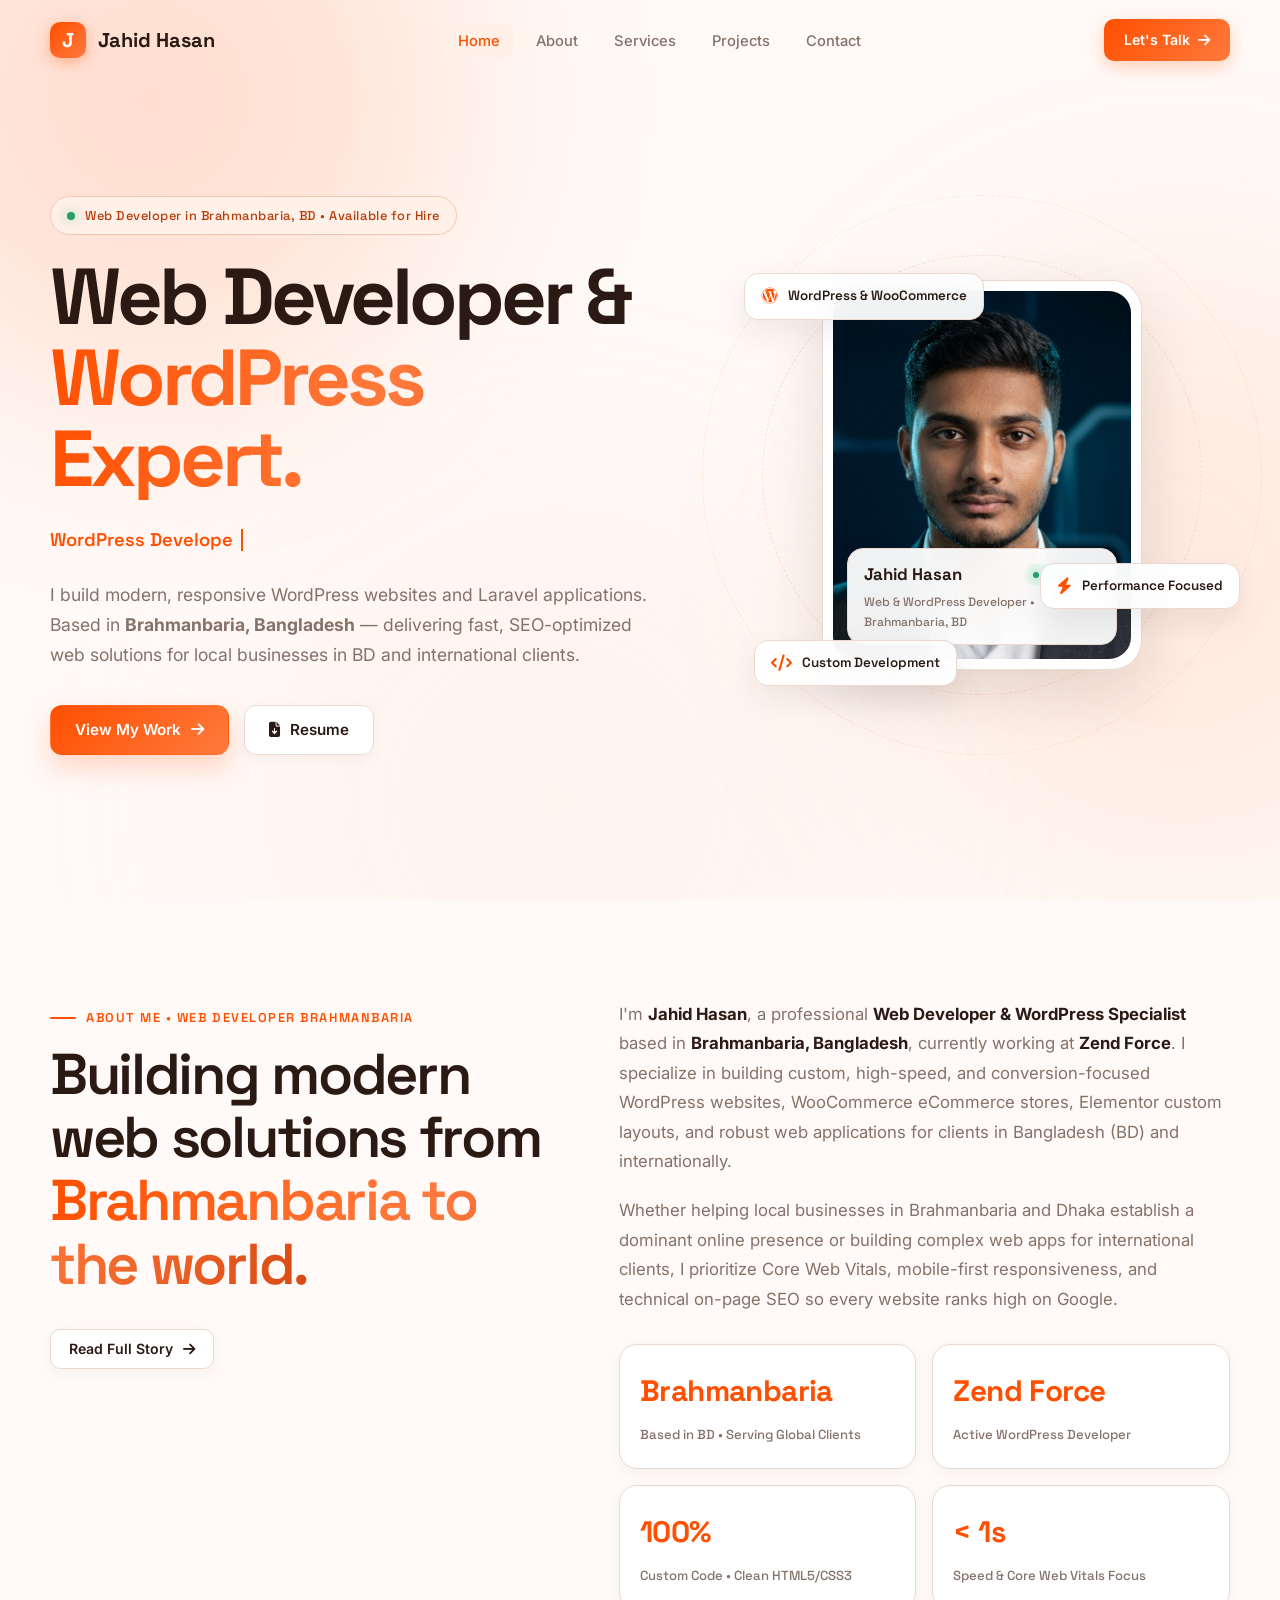
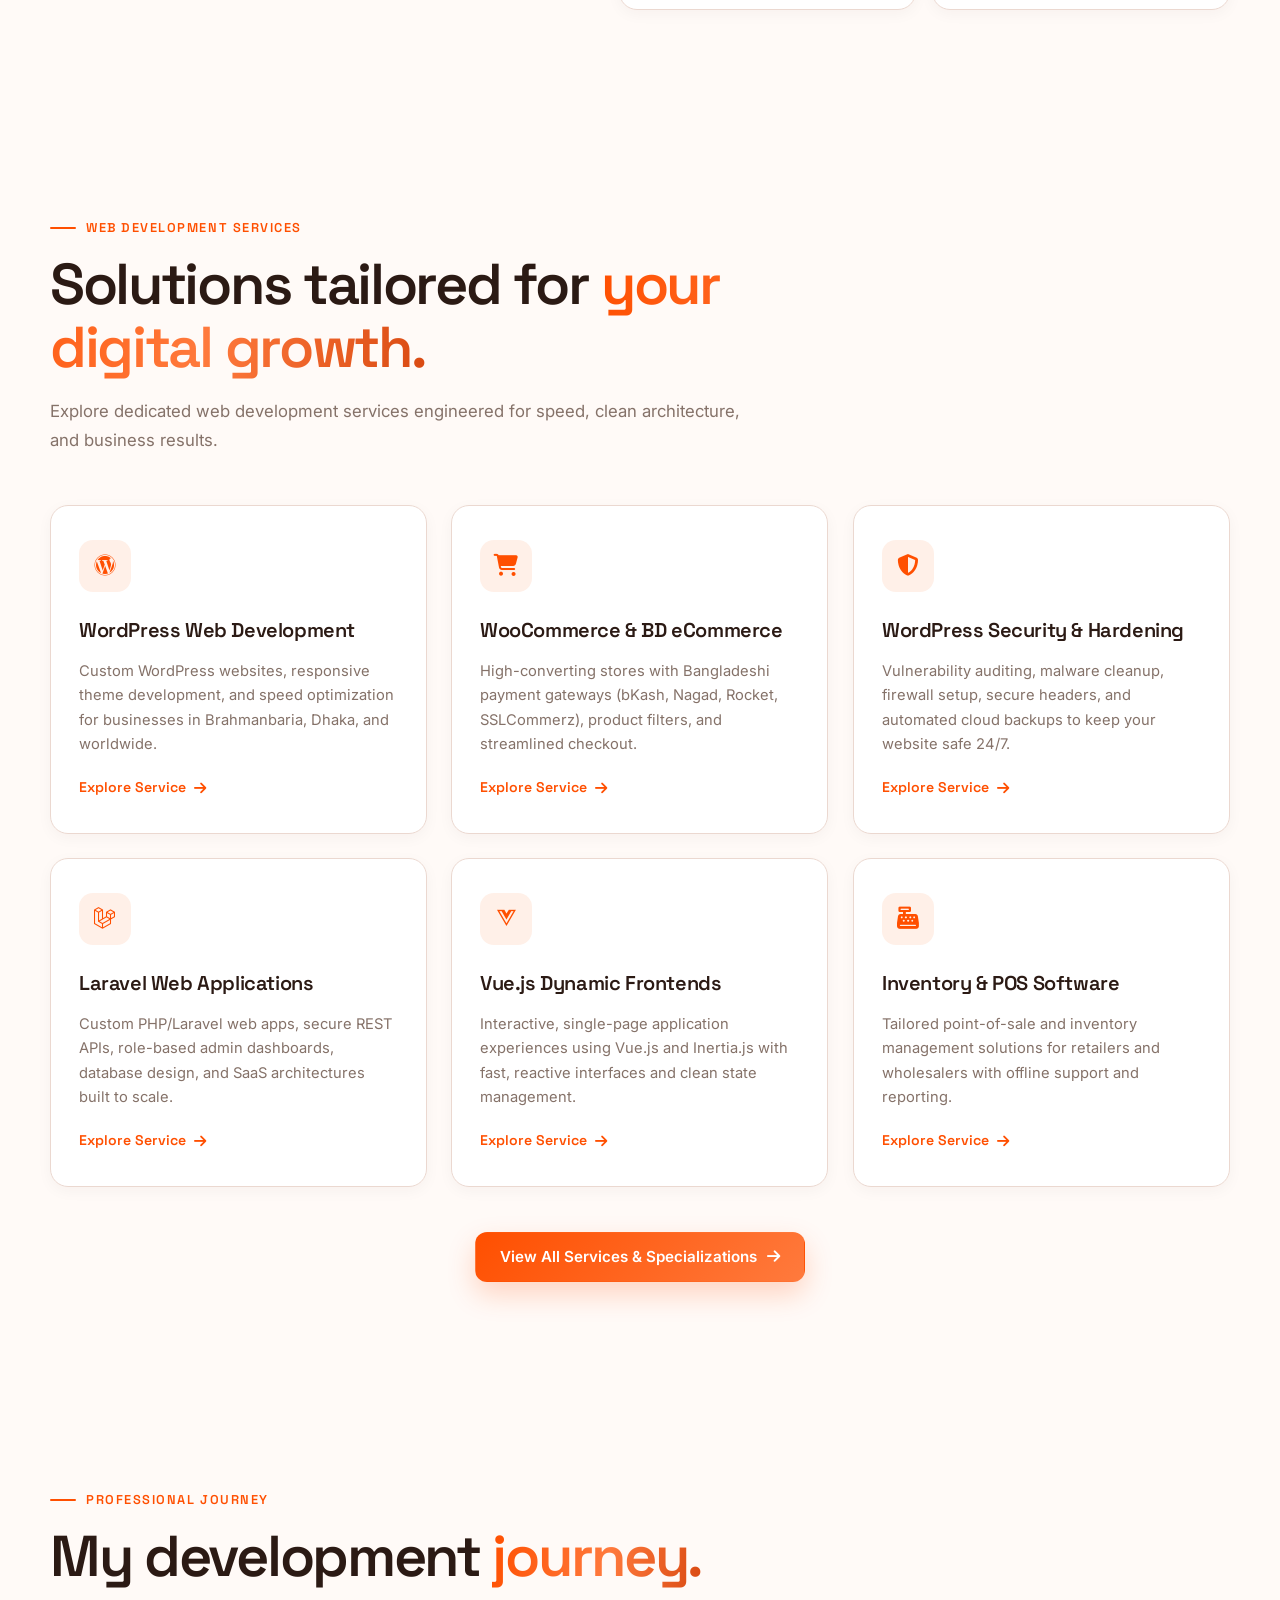
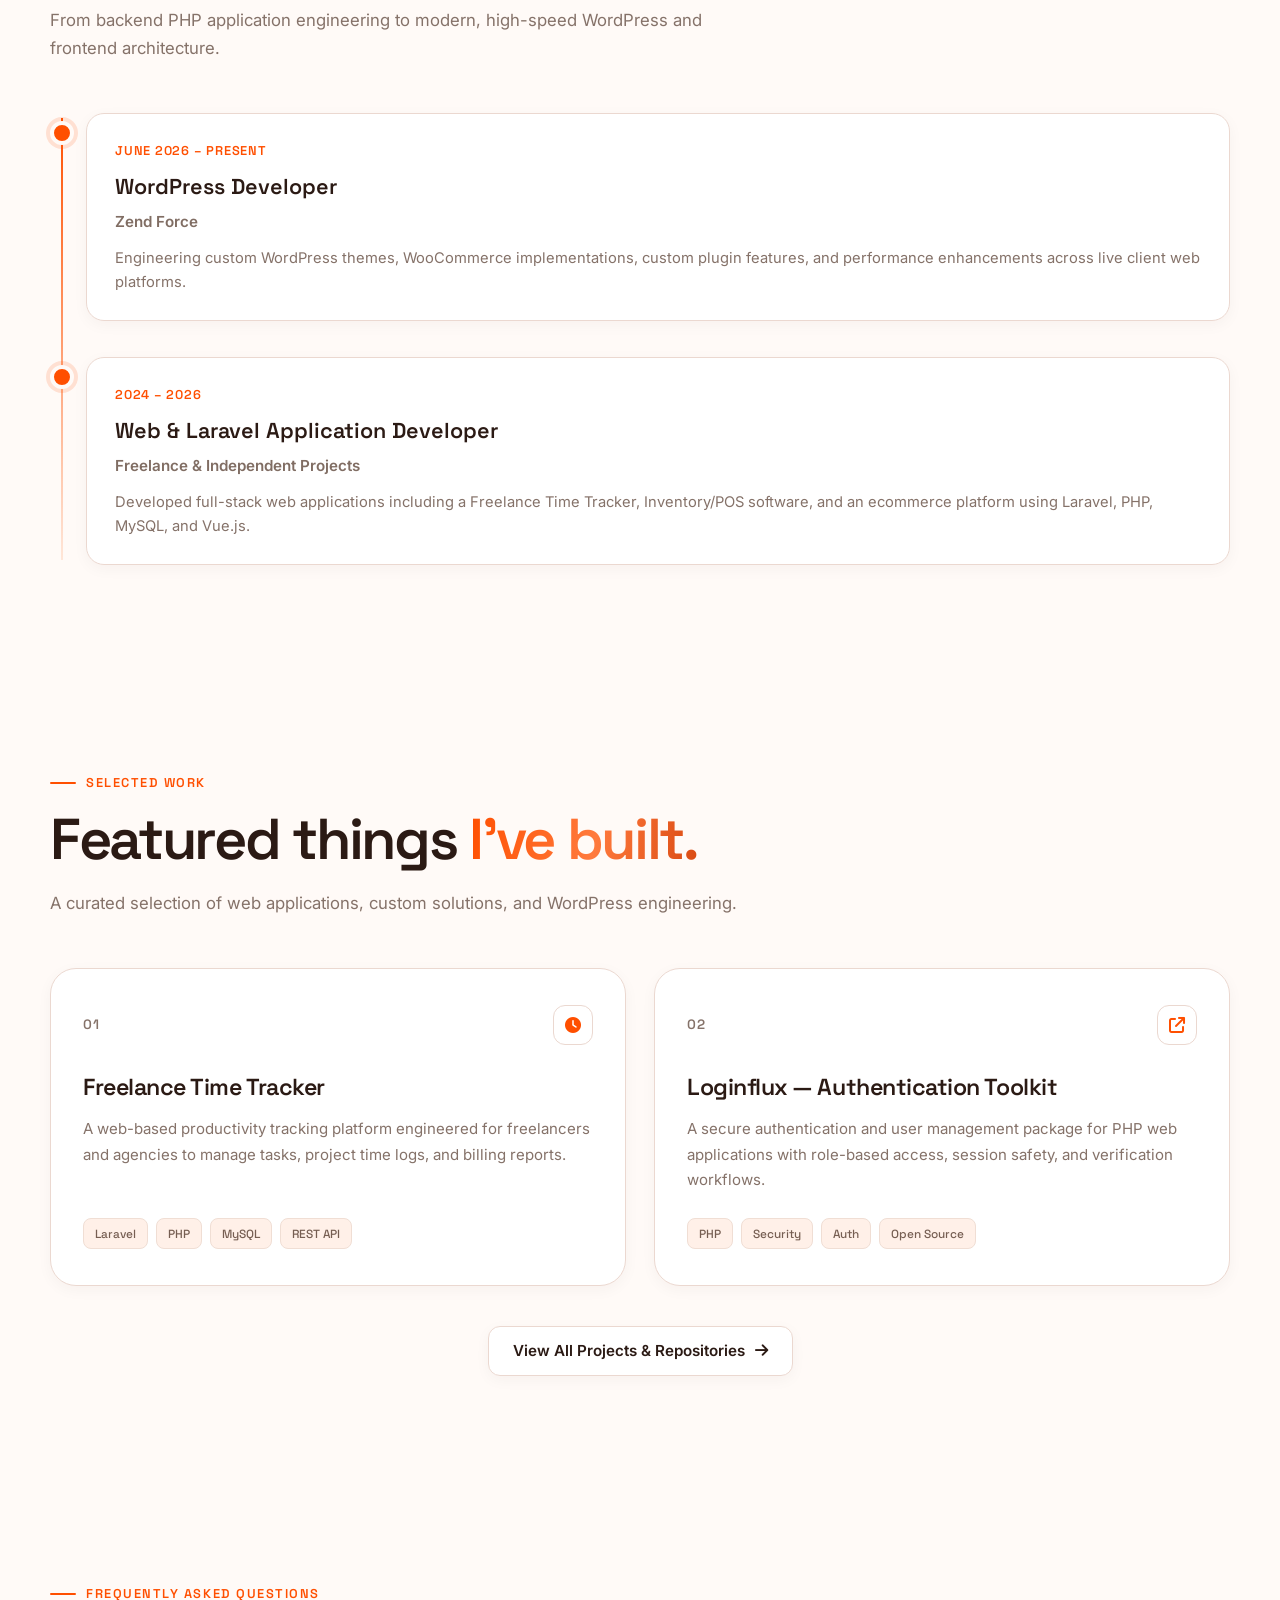
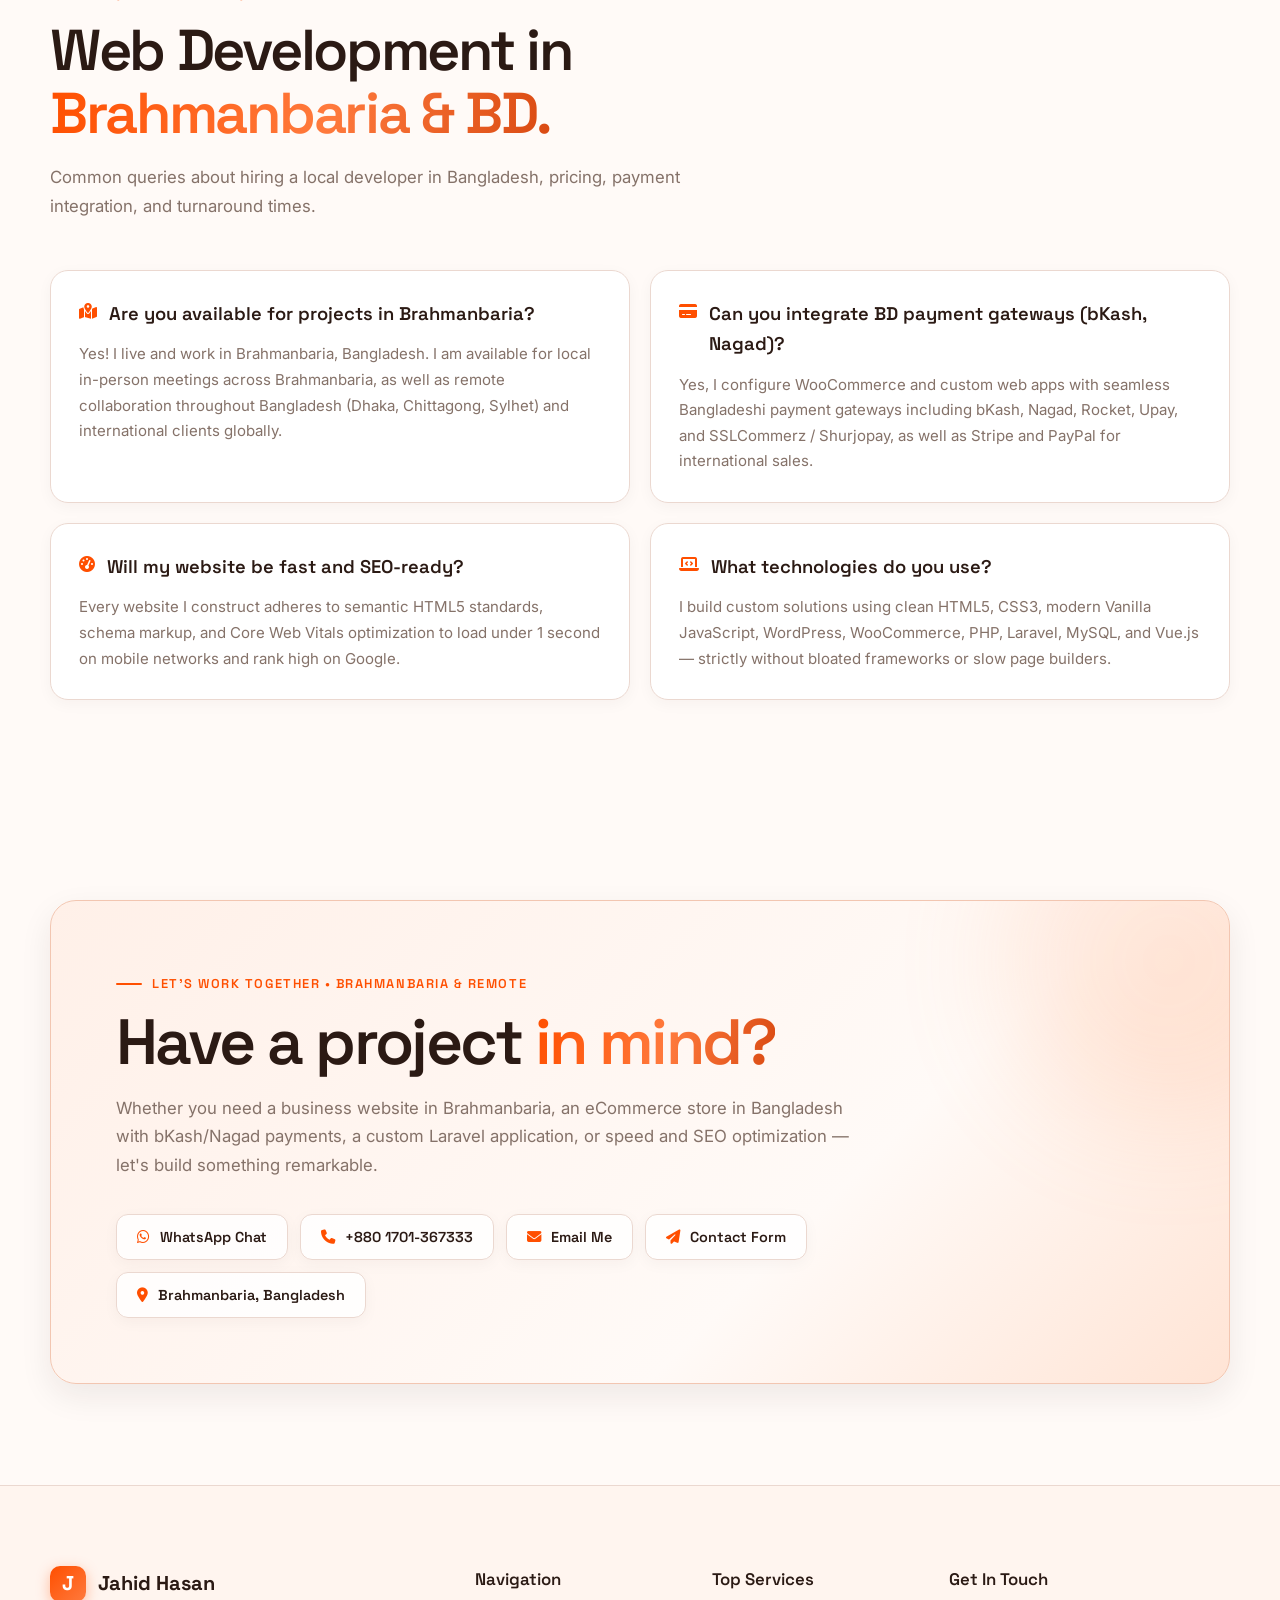
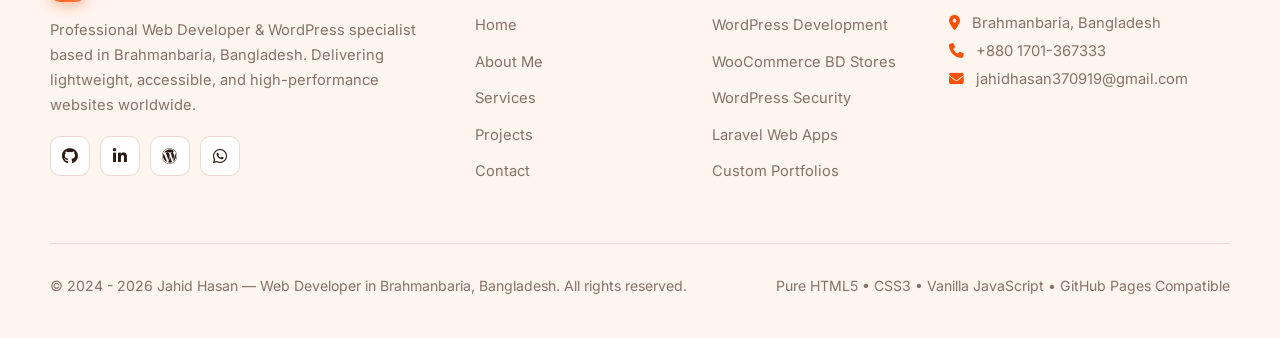
<file: index.html>
<!DOCTYPE html>
<html lang="en">

<head>
    <meta charset="UTF-8">
    <meta name="viewport" content="width=device-width, initial-scale=1.0">

    <title>Jahid Hasan — Web Developer in Brahmanbaria, Bangladesh | WordPress & Laravel Expert</title>

    <!-- Primary SEO Meta Tags -->
    <meta name="description"
        content="Jahid Hasan is a professional Web Developer & WordPress specialist based in Brahmanbaria, Bangladesh (BD). Providing custom website development, WooCommerce stores, Laravel web applications, performance, and SEO optimization.">
    <meta name="keywords"
        content="Web Developer in Brahmanbaria, WordPress Developer Brahmanbaria, Web Developer Bangladesh, Best Web Developer Brahmanbaria, Freelance Web Developer BD, Web Designer Brahmanbaria, Jahid Hasan, Zend Force, WooCommerce Developer Bangladesh, Laravel Developer BD, Website Development Brahmanbaria, Frontend Developer Brahmanbaria">
    <meta name="author" content="Jahid Hasan">
    <meta name="robots" content="index, follow, max-image-preview:large, max-snippet:-1, max-video-preview:-1">
    <link rel="canonical" href="https://jahid-we.github.io/portfolio/">

    <!-- Favicon & Theme Color -->
    <link rel="icon" type="image/svg+xml" href="assets/icons/favicon.svg">
    <meta name="theme-color" content="#FF4F00">

    <!-- Geo / Local SEO Meta Tags (Brahmanbaria, Bangladesh) -->
    <meta name="geo.region" content="BD-15">
    <meta name="geo.placename" content="Brahmanbaria, Bangladesh">
    <meta name="geo.position" content="23.9608;91.1115">
    <meta name="ICBM" content="23.9608, 91.1115">

    <!-- Open Graph / Social Media -->
    <meta property="og:type" content="profile">
    <meta property="og:title" content="Jahid Hasan — Web Developer in Brahmanbaria, Bangladesh | WordPress & Laravel">
    <meta property="og:description"
        content="Professional Web Developer & WordPress specialist based in Brahmanbaria, BD. Building responsive, fast, and high-converting websites, WooCommerce stores, and custom web apps.">
    <meta property="og:image" content="https://jahid-we.github.io/portfolio/assets/images/profile_portrait.jpg">
    <meta property="og:url" content="https://jahid-we.github.io/portfolio/">
    <meta property="og:site_name" content="Jahid Hasan Portfolio">
    <meta property="og:locale" content="en_US">

    <!-- Twitter Card -->
    <meta name="twitter:card" content="summary_large_image">
    <meta name="twitter:title" content="Jahid Hasan — Web Developer in Brahmanbaria, Bangladesh">
    <meta name="twitter:description"
        content="Professional Web Developer & WordPress specialist based in Brahmanbaria, BD. Custom websites, WooCommerce, and Laravel web applications.">
    <meta name="twitter:image" content="https://jahid-we.github.io/portfolio/assets/images/profile_portrait.jpg">

    <!-- Google Fonts (Space Grotesk + Inter) -->
    <link rel="preconnect" href="https://fonts.googleapis.com">
    <link rel="preconnect" href="https://fonts.gstatic.com" crossorigin>
    <link
        href="https://fonts.googleapis.com/css2?family=Inter:wght@400;500;600;700&family=Space+Grotesk:wght@500;600;700&display=swap"
        rel="stylesheet">

    <!-- Font Awesome Icons -->
    <link rel="stylesheet" href="https://cdnjs.cloudflare.com/ajax/libs/font-awesome/6.6.0/css/all.min.css">

    <!-- Custom CSS Architecture -->
    <link rel="stylesheet" href="assets/css/style.css">
    <link rel="stylesheet" href="assets/css/responsive.css">
    <link rel="stylesheet" href="assets/css/animations.css">

    <!-- Structured Data (JSON-LD) for Local SEO & Rich Snippets -->
    <script type="application/ld+json">
    {
      "@context": "https://schema.org",
      "@graph": [
        {
          "@type": "Person",
          "@id": "https://jahid-we.github.io/portfolio/#person",
          "name": "Jahid Hasan",
          "jobTitle": "Web Developer & WordPress Specialist",
          "description": "Professional Web Developer & WordPress specialist based in Brahmanbaria, Bangladesh, specializing in custom websites, WooCommerce, Elementor, and Laravel web applications.",
          "image": "https://jahid-we.github.io/portfolio/assets/images/profile_portrait.jpg",
          "email": "jahidhasan370919@gmail.com",
          "telephone": "+8801701367333",
          "address": {
            "@type": "PostalAddress",
            "addressLocality": "Brahmanbaria",
            "addressRegion": "Chittagong Division",
            "addressCountry": "BD"
          },
          "worksFor": {
            "@type": "Organization",
            "name": "Zend Force"
          },
          "sameAs": [
            "https://github.com/jahid-we",
            "https://www.linkedin.com/in/jahid-hasan-6891123a8",
            "https://profiles.wordpress.org/jahidzendforce/"
          ],
          "knowsAbout": [
            "Web Development",
            "WordPress Development",
            "WooCommerce",
            "Elementor",
            "Laravel",
            "PHP",
            "JavaScript",
            "Search Engine Optimization (SEO)",
            "Website Speed Optimization"
          ]
        },
        {
          "@type": "ProfessionalService",
          "@id": "https://jahid-we.github.io/portfolio/#service",
          "name": "Jahid Hasan — Web Development Services Brahmanbaria",
          "image": "https://jahid-we.github.io/portfolio/assets/images/profile_portrait.jpg",
          "telephone": "+8801701367333",
          "email": "jahidhasan370919@gmail.com",
          "priceRange": "$$",
          "address": {
            "@type": "PostalAddress",
            "addressLocality": "Brahmanbaria",
            "addressRegion": "Chittagong Division",
            "addressCountry": "BD"
          },
          "geo": {
            "@type": "GeoCoordinates",
            "latitude": 23.9608,
            "longitude": 91.1115
          },
          "areaServed": [
            { "@type": "City", "name": "Brahmanbaria" },
            { "@type": "Country", "name": "Bangladesh" },
            { "@type": "Place", "name": "Worldwide" }
          ]
        },
        {
          "@type": "FAQPage",
          "@id": "https://jahid-we.github.io/portfolio/#faq",
          "mainEntity": [
            {
              "@type": "Question",
              "name": "Are you available for web development projects in Brahmanbaria and Bangladesh?",
              "acceptedAnswer": {
                "@type": "Answer",
                "text": "Yes, I am based in Brahmanbaria, Bangladesh and available for both in-person consultations in Brahmanbaria and remote web development across Bangladesh (Dhaka, Chittagong, Sylhet, etc.) as well as international clients."
              }
            },
            {
              "@type": "Question",
              "name": "Can you integrate Bangladeshi payment gateways like bKash and Nagad?",
              "acceptedAnswer": {
                "@type": "Answer",
                "text": "Yes, I integrate WooCommerce with local Bangladeshi payment options including bKash, Nagad, Rocket, Upay, and payment gateways like SSLCommerz and Shurjopay, alongside international gateways like Stripe and PayPal."
              }
            },
            {
              "@type": "Question",
              "name": "Will my website be fast and SEO friendly?",
              "acceptedAnswer": {
                "@type": "Answer",
                "text": "Every website is built with clean HTML5 markup, schema data, fast loading speeds optimized for Core Web Vitals, and on-page SEO targeting search engines so your business ranks high on Google."
              }
            }
          ]
        }
      ]
    }
    </script>
</head>

<body>

    <div class="bg-decorations">
        <div class="glow glow-1"></div>
        <div class="glow glow-2"></div>
        <div class="glow glow-3"></div>
    </div>

    <div class="scroll-progress" id="scrollProgress"></div>

    <!-- =========================================================
         HEADER
    ========================================================= -->
    <header class="header" id="header">
        <div class="container">
            <nav class="nav">
                <a href="index.html" class="logo">
                    <span class="logo-mark">J</span>
                    Jahid Hasan
                </a>

                <ul class="nav-links" id="navLinks">
                    <li><a href="index.html" class="active">Home</a></li>
                    <li><a href="about.html">About</a></li>
                    <li><a href="services/">Services</a></li>
                    <li><a href="projects/">Projects</a></li>
                    <li><a href="contact.html">Contact</a></li>
                </ul>

                <a href="contact.html" class="nav-cta">
                    Let's Talk
                    <i class="fa-solid fa-arrow-right"></i>
                </a>

                <button class="menu-toggle" id="menuToggle" aria-label="Toggle navigation" aria-expanded="false">
                    <i class="fa-solid fa-bars"></i>
                </button>
            </nav>
        </div>
    </header>

    <main>

        <!-- =====================================================
             HERO SECTION
        ====================================================== -->
        <section class="hero" id="home">
            <div class="container">
                <div class="hero-grid">
                    <div class="hero-content reveal">
                        <div class="eyebrow">
                            <span class="eyebrow-dot"></span>
                            Web Developer in Brahmanbaria, BD • Available for Hire
                        </div>

                        <h1 class="hero-title">
                            <span>Web Developer &</span>
                            <span class="gradient-text">WordPress Expert.</span>
                        </h1>

                        <div class="typing-line">
                            <span id="typingText">Web Developer in Brahmanbaria</span>
                            <span class="typing-cursor"></span>
                        </div>

                        <p class="hero-subtitle">
                            I build modern, responsive WordPress websites and Laravel applications. Based in
                            <strong>Brahmanbaria, Bangladesh</strong> — delivering fast, SEO-optimized web solutions
                            for local businesses in BD and international clients.
                        </p>

                        <div class="hero-buttons">
                            <a href="projects/" class="btn btn-primary">
                                View My Work
                                <i class="fa-solid fa-arrow-right"></i>
                            </a>
                            <a href="https://drive.google.com/file/d/1Gimc0JfNnDWEfmWPYc4JfLyL2Cyy6EC0/view"
                                target="_blank" rel="noopener" class="btn btn-secondary">
                                <i class="fa-solid fa-file-arrow-down"></i>
                                Resume
                            </a>
                        </div>
                    </div>

                    <!-- HERO VISUAL -->
                    <div class="hero-visual reveal">
                        <div class="orbit orbit-1"></div>
                        <div class="orbit orbit-2"></div>

                        <div class="floating-card one">
                            <i class="fa-brands fa-wordpress"></i>
                            WordPress & WooCommerce
                        </div>

                        <div class="floating-card two">
                            <i class="fa-solid fa-bolt"></i>
                            Performance Focused
                        </div>

                        <div class="floating-card three">
                            <i class="fa-solid fa-code"></i>
                            Custom Development
                        </div>

                        <div class="profile-card" id="profileCard">
                            <div class="profile-inner">
                                <img src="assets/images/profile_portrait.jpg"
                                    alt="Jahid Hasan - Professional Web Developer and WordPress Expert in Brahmanbaria, Bangladesh"
                                    width="400" height="480" loading="eager">

                                <div class="profile-label">
                                    <strong>
                                        Jahid Hasan
                                        <span class="profile-status"><span class="profile-status-dot"></span> Available</span>
                                    </strong>
                                    <span class="profile-sub">
                                        Web & WordPress Developer • Brahmanbaria, BD
                                    </span>
                                </div>
                            </div>
                        </div>
                    </div>
                </div>
            </div>
        </section>

        <!-- =====================================================
             ABOUT PREVIEW
        ====================================================== -->
        <section class="about section-padding" id="about">
            <div class="container">
                <div class="about-grid">
                    <div class="section-header reveal">
                        <span class="section-kicker">About Me • Web Developer Brahmanbaria</span>
                        <h2 class="section-title">
                            Building modern web solutions from
                            <span class="gradient-text">Brahmanbaria to the world.</span>
                        </h2>
                        <a href="about.html" class="btn btn-secondary btn-sm" style="margin-top: 15px;">
                            Read Full Story <i class="fa-solid fa-arrow-right"></i>
                        </a>
                    </div>

                    <div class="about-copy reveal">
                        <p>
                            I'm <strong>Jahid Hasan</strong>, a professional <strong>Web Developer & WordPress Specialist</strong>
                            based in <strong>Brahmanbaria, Bangladesh</strong>, currently working at <strong>Zend Force</strong>.
                            I specialize in building custom, high-speed, and conversion-focused WordPress websites,
                            WooCommerce eCommerce stores, Elementor custom layouts, and robust web applications for clients in
                            Bangladesh (BD) and internationally.
                        </p>
                        <p>
                            Whether helping local businesses in Brahmanbaria and Dhaka establish a dominant online presence
                            or building complex web apps for international clients, I prioritize Core Web Vitals, mobile-first
                            responsiveness, and technical on-page SEO so every website ranks high on Google.
                        </p>

                        <div class="about-highlight">
                            <div class="highlight">
                                <span class="highlight-number">Brahmanbaria</span>
                                <span class="highlight-text">Based in BD • Serving Global Clients</span>
                            </div>
                            <div class="highlight">
                                <span class="highlight-number">Zend Force</span>
                                <span class="highlight-text">Active WordPress Developer</span>
                            </div>
                            <div class="highlight">
                                <span class="highlight-number">100%</span>
                                <span class="highlight-text">Custom Code • Clean HTML5/CSS3</span>
                            </div>
                            <div class="highlight">
                                <span class="highlight-number">&lt; 1s</span>
                                <span class="highlight-text">Speed & Core Web Vitals Focus</span>
                            </div>
                        </div>
                    </div>
                </div>
            </div>
        </section>

        <!-- =====================================================
             SERVICES HUB PREVIEW
        ====================================================== -->
        <section class="services section-padding" id="services">
            <div class="container">
                <div class="section-header reveal">
                    <span class="section-kicker">Web Development Services</span>
                    <h2 class="section-title">
                        Solutions tailored for
                        <span class="gradient-text">your digital growth.</span>
                    </h2>
                    <p class="section-description">
                        Explore dedicated web development services engineered for speed, clean architecture, and business results.
                    </p>
                </div>

                <div class="services-grid">
                    <!-- Service 1 -->
                    <article class="service-card reveal">
                        <div class="service-icon"><i class="fa-brands fa-wordpress"></i></div>
                        <h3>WordPress Web Development</h3>
                        <p>Custom WordPress websites, responsive theme development, and speed optimization for businesses in Brahmanbaria, Dhaka, and worldwide.</p>
                        <a href="services/wordpress-development.html" class="service-link">
                            Explore Service <i class="fa-solid fa-arrow-right"></i>
                        </a>
                    </article>

                    <!-- Service 2 -->
                    <article class="service-card reveal">
                        <div class="service-icon"><i class="fa-solid fa-cart-shopping"></i></div>
                        <h3>WooCommerce & BD eCommerce</h3>
                        <p>High-converting stores with Bangladeshi payment gateways (bKash, Nagad, Rocket, SSLCommerz), product filters, and streamlined checkout.</p>
                        <a href="services/woocommerce-development.html" class="service-link">
                            Explore Service <i class="fa-solid fa-arrow-right"></i>
                        </a>
                    </article>

                    <!-- Service 3 -->
                    <article class="service-card reveal">
                        <div class="service-icon"><i class="fa-solid fa-shield-halved"></i></div>
                        <h3>WordPress Security & Hardening</h3>
                        <p>Vulnerability auditing, malware cleanup, firewall setup, secure headers, and automated cloud backups to keep your website safe 24/7.</p>
                        <a href="services/wordpress-security.html" class="service-link">
                            Explore Service <i class="fa-solid fa-arrow-right"></i>
                        </a>
                    </article>

                    <!-- Service 4 -->
                    <article class="service-card reveal">
                        <div class="service-icon"><i class="fa-brands fa-laravel"></i></div>
                        <h3>Laravel Web Applications</h3>
                        <p>Custom PHP/Laravel web apps, secure REST APIs, role-based admin dashboards, database design, and SaaS architectures built to scale.</p>
                        <a href="services/laravel-development.html" class="service-link">
                            Explore Service <i class="fa-solid fa-arrow-right"></i>
                        </a>
                    </article>

                    <!-- Service 5 -->
                    <article class="service-card reveal">
                        <div class="service-icon"><i class="fa-brands fa-vuejs"></i></div>
                        <h3>Vue.js Dynamic Frontends</h3>
                        <p>Interactive, single-page application experiences using Vue.js and Inertia.js with fast, reactive interfaces and clean state management.</p>
                        <a href="services/vue-js-development.html" class="service-link">
                            Explore Service <i class="fa-solid fa-arrow-right"></i>
                        </a>
                    </article>

                    <!-- Service 6 -->
                    <article class="service-card reveal">
                        <div class="service-icon"><i class="fa-solid fa-cash-register"></i></div>
                        <h3>Inventory & POS Software</h3>
                        <p>Tailored point-of-sale and inventory management solutions for retailers and wholesalers with offline support and reporting.</p>
                        <a href="services/inventory-pos-development.html" class="service-link">
                            Explore Service <i class="fa-solid fa-arrow-right"></i>
                        </a>
                    </article>
                </div>

                <div style="text-align: center; margin-top: 45px;" class="reveal">
                    <a href="services/" class="btn btn-primary">
                        View All Services & Specializations <i class="fa-solid fa-arrow-right"></i>
                    </a>
                </div>
            </div>
        </section>

        <!-- =====================================================
             EXPERIENCE SECTION
        ====================================================== -->
        <section class="experience section-padding" id="experience">
            <div class="container">
                <div class="section-header reveal">
                    <span class="section-kicker">Professional Journey</span>
                    <h2 class="section-title">
                        My development
                        <span class="gradient-text">journey.</span>
                    </h2>
                    <p class="section-description">
                        From backend PHP application engineering to modern, high-speed WordPress and frontend architecture.
                    </p>
                </div>

                <div class="timeline">
                    <article class="timeline-item reveal">
                        <span class="timeline-dot"></span>
                        <div class="timeline-card">
                            <div class="timeline-meta">June 2026 – Present</div>
                            <h3>WordPress Developer</h3>
                            <div class="timeline-company">Zend Force</div>
                            <p>
                                Engineering custom WordPress themes, WooCommerce implementations, custom plugin features, and performance enhancements across live client web platforms.
                            </p>
                        </div>
                    </article>

                    <article class="timeline-item reveal">
                        <span class="timeline-dot"></span>
                        <div class="timeline-card">
                            <div class="timeline-meta">2024 – 2026</div>
                            <h3>Web & Laravel Application Developer</h3>
                            <div class="timeline-company">Freelance & Independent Projects</div>
                            <p>
                                Developed full-stack web applications including a Freelance Time Tracker, Inventory/POS software, and an ecommerce platform using Laravel, PHP, MySQL, and Vue.js.
                            </p>
                        </div>
                    </article>
                </div>
            </div>
        </section>

        <!-- =====================================================
             PROJECTS PREVIEW
        ====================================================== -->
        <section class="projects section-padding" id="projects">
            <div class="container">
                <div class="section-header reveal">
                    <span class="section-kicker">Selected Work</span>
                    <h2 class="section-title">
                        Featured things
                        <span class="gradient-text">I've built.</span>
                    </h2>
                    <p class="section-description">
                        A curated selection of web applications, custom solutions, and WordPress engineering.
                    </p>
                </div>

                <div class="projects-grid">
                    <article class="project-card reveal">
                        <div class="project-top">
                            <span class="project-number">01</span>
                            <span class="project-arrow" aria-hidden="true"><i class="fa-solid fa-clock"></i></span>
                        </div>
                        <h3>Freelance Time Tracker</h3>
                        <p>A web-based productivity tracking platform engineered for freelancers and agencies to manage tasks, project time logs, and billing reports.</p>
                        <div class="project-tags">
                            <span class="project-tag">Laravel</span>
                            <span class="project-tag">PHP</span>
                            <span class="project-tag">MySQL</span>
                            <span class="project-tag">REST API</span>
                        </div>
                    </article>

                    <article class="project-card reveal">
                        <div class="project-top">
                            <span class="project-number">02</span>
                            <a href="https://github.com/jahid-we/loginflux" target="_blank" rel="noopener"
                                class="project-arrow" aria-label="View Loginflux on GitHub">
                                <i class="fa-solid fa-arrow-up-right-from-square"></i>
                            </a>
                        </div>
                        <h3>Loginflux — Authentication Toolkit</h3>
                        <p>A secure authentication and user management package for PHP web applications with role-based access, session safety, and verification workflows.</p>
                        <div class="project-tags">
                            <span class="project-tag">PHP</span>
                            <span class="project-tag">Security</span>
                            <span class="project-tag">Auth</span>
                            <span class="project-tag">Open Source</span>
                        </div>
                    </article>
                </div>

                <div style="text-align: center; margin-top: 40px;" class="reveal">
                    <a href="projects/" class="btn btn-secondary">
                        View All Projects & Repositories <i class="fa-solid fa-arrow-right"></i>
                    </a>
                </div>
            </div>
        </section>

        <!-- =====================================================
             FAQ SECTION
        ====================================================== -->
        <section class="faq section-padding" id="faq">
            <div class="container">
                <div class="section-header reveal">
                    <span class="section-kicker">Frequently Asked Questions</span>
                    <h2 class="section-title">
                        Web Development in
                        <span class="gradient-text">Brahmanbaria & BD.</span>
                    </h2>
                    <p class="section-description">
                        Common queries about hiring a local developer in Bangladesh, pricing, payment integration, and turnaround times.
                    </p>
                </div>

                <div class="faq-grid">
                    <article class="faq-card reveal">
                        <h3><i class="fa-solid fa-map-location-dot"></i> Are you available for projects in Brahmanbaria?</h3>
                        <p>Yes! I live and work in Brahmanbaria, Bangladesh. I am available for local in-person meetings across Brahmanbaria, as well as remote collaboration throughout Bangladesh (Dhaka, Chittagong, Sylhet) and international clients globally.</p>
                    </article>

                    <article class="faq-card reveal">
                        <h3><i class="fa-solid fa-credit-card"></i> Can you integrate BD payment gateways (bKash, Nagad)?</h3>
                        <p>Yes, I configure WooCommerce and custom web apps with seamless Bangladeshi payment gateways including bKash, Nagad, Rocket, Upay, and SSLCommerz / Shurjopay, as well as Stripe and PayPal for international sales.</p>
                    </article>

                    <article class="faq-card reveal">
                        <h3><i class="fa-solid fa-gauge-high"></i> Will my website be fast and SEO-ready?</h3>
                        <p>Every website I construct adheres to semantic HTML5 standards, schema markup, and Core Web Vitals optimization to load under 1 second on mobile networks and rank high on Google.</p>
                    </article>

                    <article class="faq-card reveal">
                        <h3><i class="fa-solid fa-laptop-code"></i> What technologies do you use?</h3>
                        <p>I build custom solutions using clean HTML5, CSS3, modern Vanilla JavaScript, WordPress, WooCommerce, PHP, Laravel, MySQL, and Vue.js — strictly without bloated frameworks or slow page builders.</p>
                    </article>
                </div>
            </div>
        </section>

        <!-- =====================================================
             CONTACT SECTION
        ====================================================== -->
        <section class="contact section-padding" id="contact">
            <div class="container">
                <div class="contact-box reveal">
                    <div class="contact-content">
                        <span class="section-kicker">Let's Work Together • Brahmanbaria & Remote</span>
                        <h2 class="contact-title">
                            Have a project
                            <span class="gradient-text">in mind?</span>
                        </h2>
                        <p class="contact-text">
                            Whether you need a business website in Brahmanbaria, an eCommerce store in Bangladesh with bKash/Nagad payments, a custom Laravel application, or speed and SEO optimization — let's build something remarkable.
                        </p>

                        <div class="contact-links">
                            <a href="https://wa.me/8801701367333" target="_blank" rel="noopener" class="contact-link">
                                <i class="fa-brands fa-whatsapp"></i> WhatsApp Chat
                            </a>
                            <a href="tel:+8801701367333" class="contact-link">
                                <i class="fa-solid fa-phone"></i> +880 1701-367333
                            </a>
                            <a href="mailto:jahidhasan370919@gmail.com" class="contact-link">
                                <i class="fa-solid fa-envelope"></i> Email Me
                            </a>
                            <a href="contact.html" class="contact-link">
                                <i class="fa-solid fa-paper-plane"></i> Contact Form
                            </a>
                            <span class="contact-link" style="cursor: default;">
                                <i class="fa-solid fa-location-dot"></i> Brahmanbaria, Bangladesh
                            </span>
                        </div>
                    </div>
                </div>
            </div>
        </section>

    </main>

    <!-- =========================================================
         FOOTER
    ========================================================= -->
    <footer class="footer">
        <div class="container">
            <div class="footer-grid">
                <div class="footer-col">
                    <a href="index.html" class="logo" style="margin-bottom: 16px;">
                        <span class="logo-mark">J</span>
                        Jahid Hasan
                    </a>
                    <p>
                        Professional Web Developer & WordPress specialist based in Brahmanbaria, Bangladesh. Delivering lightweight, accessible, and high-performance websites worldwide.
                    </p>
                    <div class="social-links">
                        <a href="https://github.com/jahid-we" target="_blank" rel="noopener" class="social-link" aria-label="GitHub">
                            <i class="fa-brands fa-github"></i>
                        </a>
                        <a href="https://www.linkedin.com/in/jahid-hasan-6891123a8" target="_blank" rel="noopener" class="social-link" aria-label="LinkedIn">
                            <i class="fa-brands fa-linkedin-in"></i>
                        </a>
                        <a href="https://profiles.wordpress.org/jahidzendforce/" target="_blank" rel="noopener" class="social-link" aria-label="WordPress">
                            <i class="fa-brands fa-wordpress"></i>
                        </a>
                        <a href="https://wa.me/8801701367333" target="_blank" rel="noopener" class="social-link" aria-label="WhatsApp">
                            <i class="fa-brands fa-whatsapp"></i>
                        </a>
                    </div>
                </div>

                <div class="footer-col">
                    <h4>Navigation</h4>
                    <ul>
                        <li><a href="index.html">Home</a></li>
                        <li><a href="about.html">About Me</a></li>
                        <li><a href="services/">Services</a></li>
                        <li><a href="projects/">Projects</a></li>
                        <li><a href="contact.html">Contact</a></li>
                    </ul>
                </div>

                <div class="footer-col">
                    <h4>Top Services</h4>
                    <ul>
                        <li><a href="services/wordpress-development.html">WordPress Development</a></li>
                        <li><a href="services/woocommerce-development.html">WooCommerce BD Stores</a></li>
                        <li><a href="services/wordpress-security.html">WordPress Security</a></li>
                        <li><a href="services/laravel-development.html">Laravel Web Apps</a></li>
                        <li><a href="services/custom-portfolio-development.html">Custom Portfolios</a></li>
                    </ul>
                </div>

                <div class="footer-col">
                    <h4>Get In Touch</h4>
                    <p>
                        <i class="fa-solid fa-location-dot" style="color: var(--primary); margin-right: 8px;"></i>
                        Brahmanbaria, Bangladesh<br>
                        <i class="fa-solid fa-phone" style="color: var(--primary); margin-right: 8px; margin-top: 8px;"></i>
                        +880 1701-367333<br>
                        <i class="fa-solid fa-envelope" style="color: var(--primary); margin-right: 8px; margin-top: 8px;"></i>
                        jahidhasan370919@gmail.com
                    </p>
                </div>
            </div>

            <div class="footer-bottom">
                <p>© 2024 - <span class="current-year">2026</span> Jahid Hasan — Web Developer in Brahmanbaria, Bangladesh. All rights reserved.</p>
                <p>Pure HTML5 • CSS3 • Vanilla JavaScript • GitHub Pages Compatible</p>
            </div>
        </div>
    </footer>

    <!-- Scripts -->
    <script src="assets/js/main.js"></script>
    <script src="assets/js/components.js"></script>

</body>

</html>
</file>
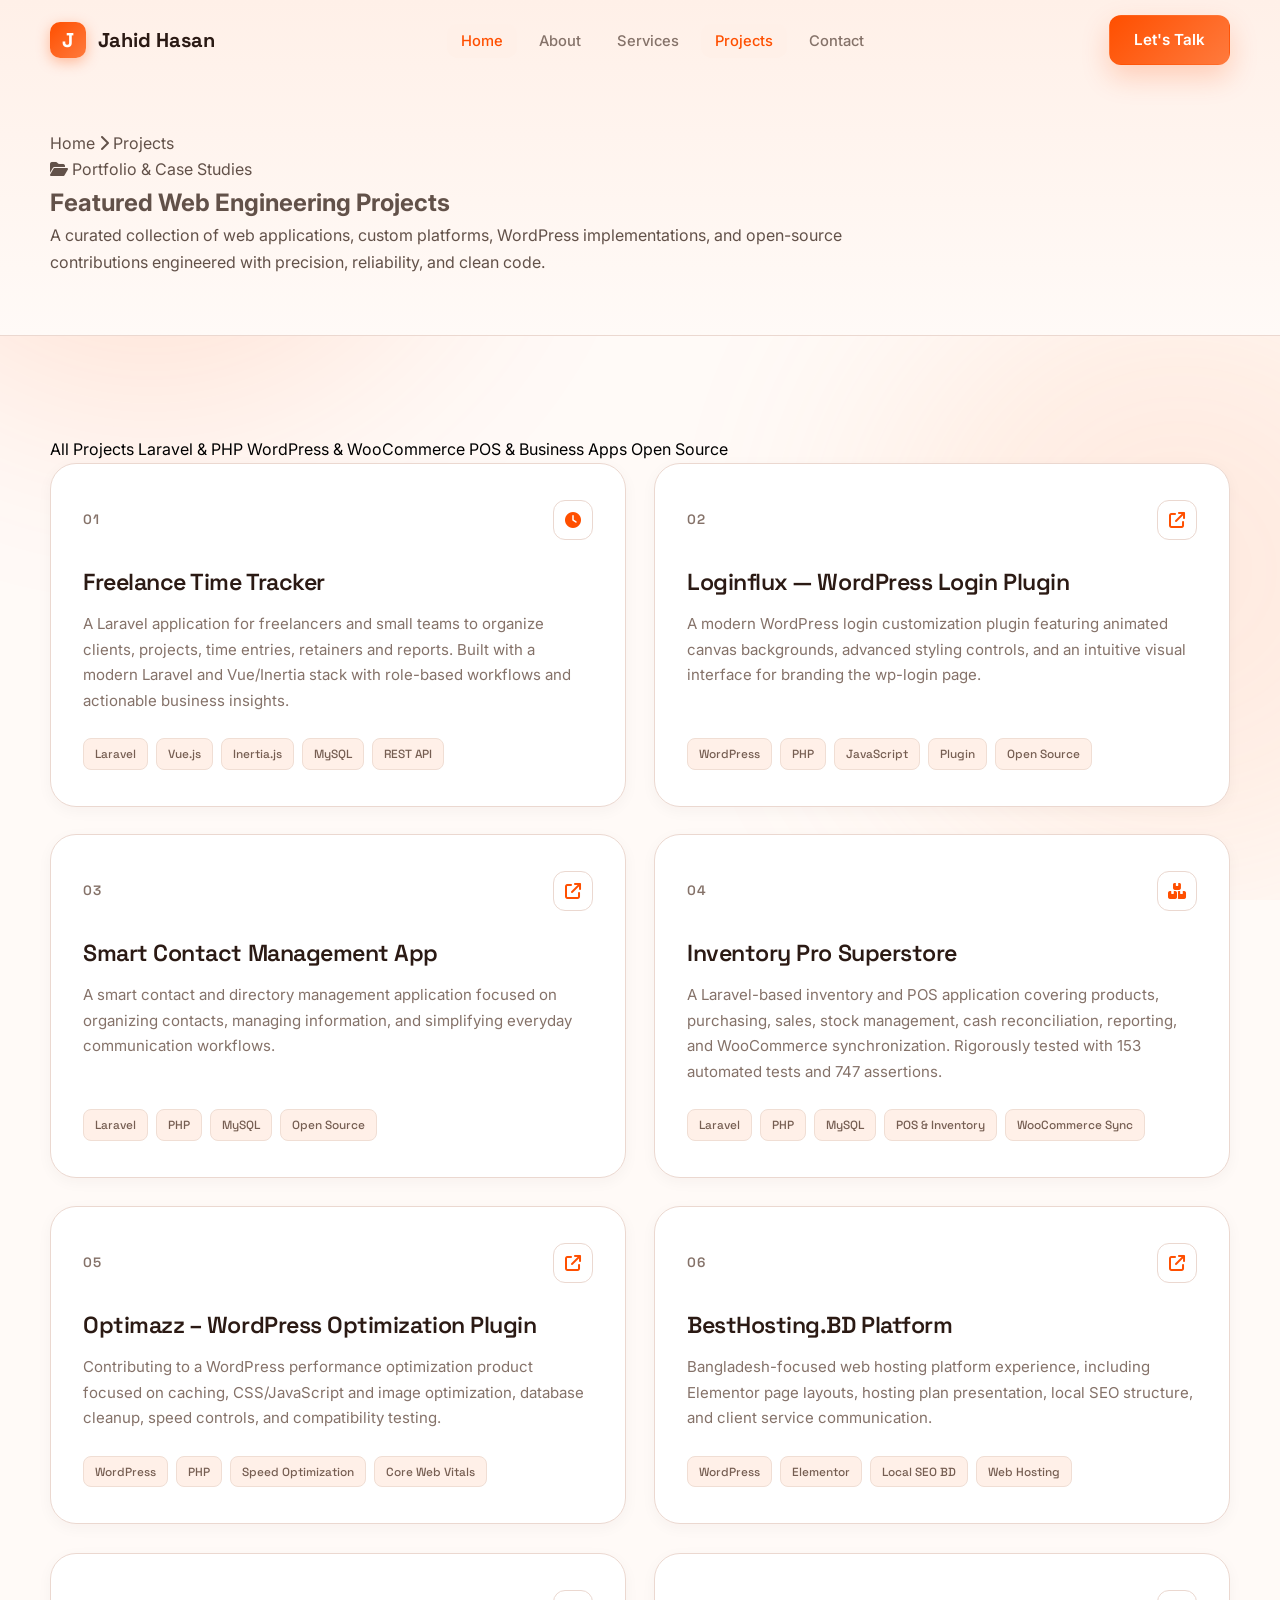
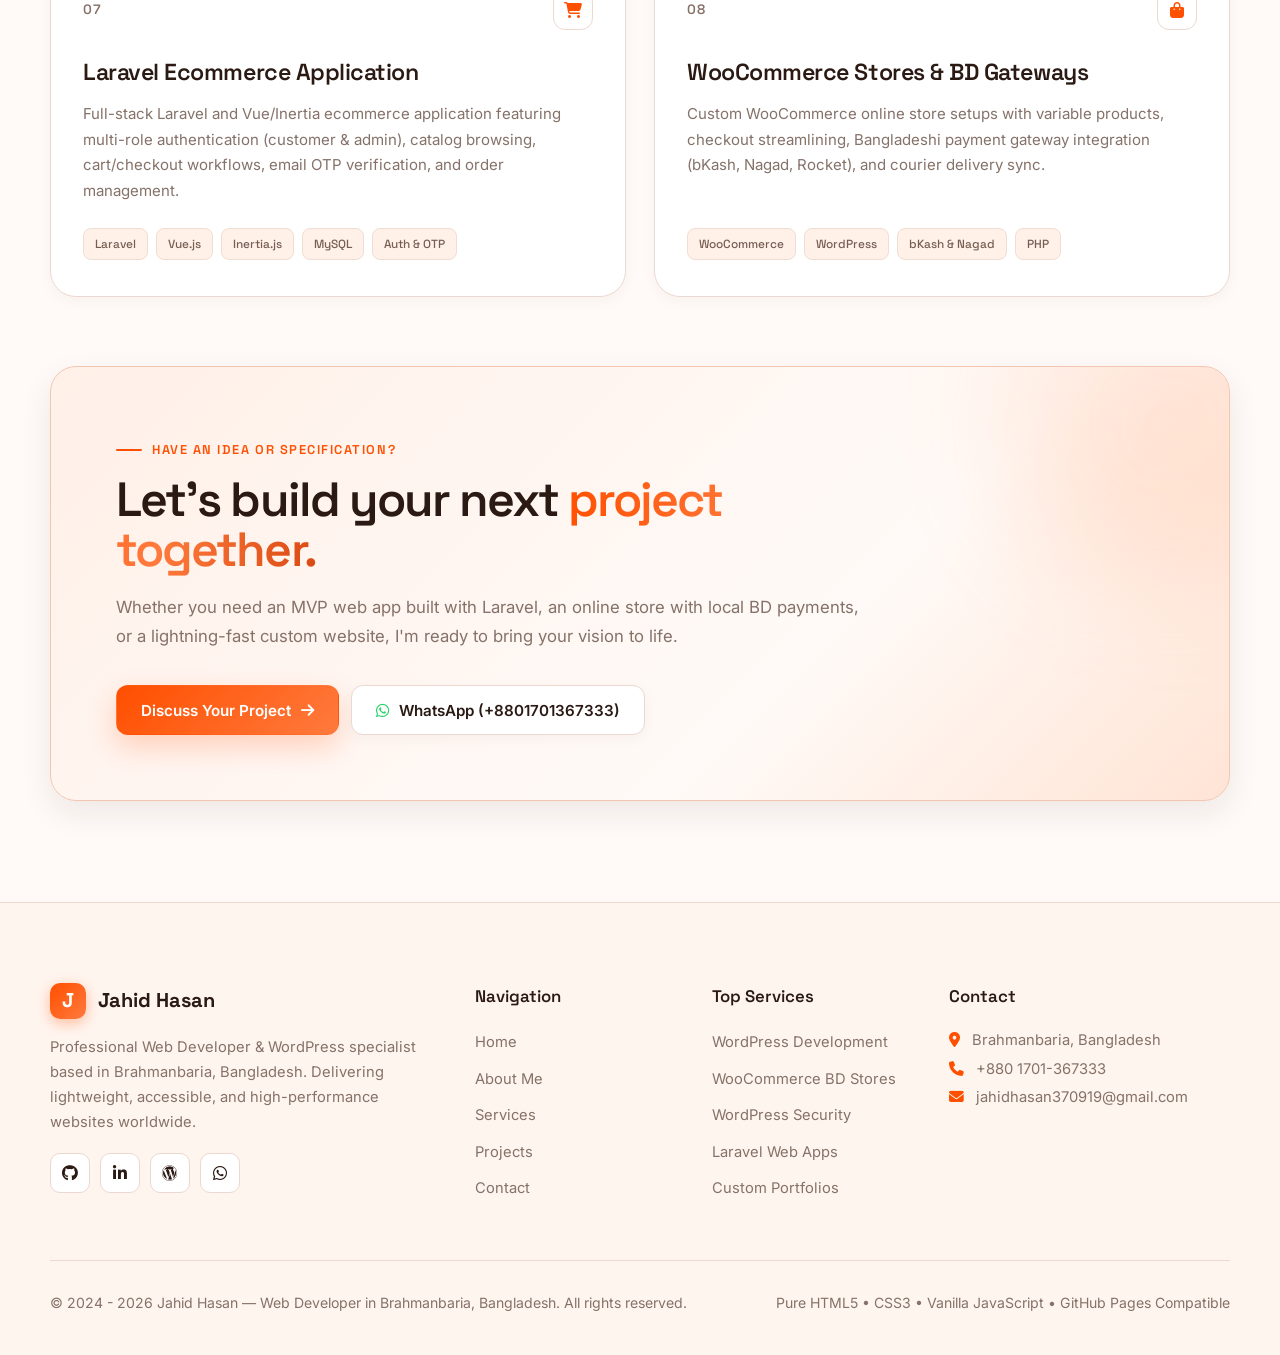
<file: projects/index.html>
<!DOCTYPE html>
<html lang="en">

<head>
    <meta charset="UTF-8">
    <meta name="viewport" content="width=device-width, initial-scale=1.0">

    <title>Featured Web Projects & Case Studies — Jahid Hasan | Brahmanbaria, BD</title>

    <!-- SEO Meta Tags -->
    <meta name="description"
        content="Explore web development projects, custom Laravel web applications, WordPress themes, WooCommerce online stores, and open-source tools built by Jahid Hasan in Brahmanbaria, Bangladesh.">
    <meta name="keywords"
        content="Jahid Hasan Projects, Laravel Projects Bangladesh, WordPress Portfolio Brahmanbaria, WooCommerce Store Case Studies BD, Loginflux GitHub, Freelance Time Tracker">
    <meta name="author" content="Jahid Hasan">
    <meta name="robots" content="index, follow, max-image-preview:large">
    <link rel="canonical" href="https://jahid-we.github.io/portfolio/projects/">

    <!-- Favicon & Theme Color -->
    <link rel="icon" type="image/svg+xml" href="../assets/icons/favicon.svg">
    <meta name="theme-color" content="#FF4F00">

    <!-- Geo / Local SEO Meta Tags (Brahmanbaria, Bangladesh) -->
    <meta name="geo.region" content="BD-15">
    <meta name="geo.placename" content="Brahmanbaria, Bangladesh">
    <meta name="geo.position" content="23.9608;91.1115">
    <meta name="ICBM" content="23.9608, 91.1115">

    <!-- Open Graph -->
    <meta property="og:type" content="website">
    <meta property="og:title" content="Featured Web Projects & Case Studies — Jahid Hasan">
    <meta property="og:description"
        content="Curated portfolio of web applications, custom PHP toolkits, eCommerce platforms, and static web projects engineered for performance and scalability.">
    <meta property="og:image" content="https://jahid-we.github.io/portfolio/assets/images/profile_portrait.jpg">
    <meta property="og:url" content="https://jahid-we.github.io/portfolio/projects/">
    <meta property="og:site_name" content="Jahid Hasan Portfolio">

    <!-- Twitter Card -->
    <meta name="twitter:card" content="summary_large_image">
    <meta name="twitter:title" content="Featured Web Projects & Case Studies — Jahid Hasan">
    <meta name="twitter:description" content="Explore custom Laravel web applications, WordPress solutions, and open-source tools.">
    <meta name="twitter:image" content="https://jahid-we.github.io/portfolio/assets/images/profile_portrait.jpg">

    <!-- Fonts & Icons -->
    <link rel="preconnect" href="https://fonts.googleapis.com">
    <link rel="preconnect" href="https://fonts.gstatic.com" crossorigin>
    <link
        href="https://fonts.googleapis.com/css2?family=Inter:wght@400;500;600;700&family=Space+Grotesk:wght@500;600;700&display=swap"
        rel="stylesheet">
    <link rel="stylesheet" href="https://cdnjs.cloudflare.com/ajax/libs/font-awesome/6.6.0/css/all.min.css">

    <!-- CSS -->
    <link rel="stylesheet" href="../assets/css/style.css">
    <link rel="stylesheet" href="../assets/css/responsive.css">
    <link rel="stylesheet" href="../assets/css/animations.css">

    <!-- JSON-LD -->
    <script type="application/ld+json">
    {
      "@context": "https://schema.org",
      "@graph": [
        {
          "@type": "CollectionPage",
          "name": "Featured Web Projects — Jahid Hasan",
          "url": "https://jahid-we.github.io/portfolio/projects/",
          "description": "Portfolio of custom Laravel applications, WordPress solutions, and open-source software built by web developer Jahid Hasan.",
          "author": {
            "@type": "Person",
            "name": "Jahid Hasan",
            "url": "https://jahid-we.github.io/portfolio/"
          }
        },
        {
          "@type": "BreadcrumbList",
          "itemListElement": [
            { "@type": "ListItem", "position": 1, "name": "Home", "item": "https://jahid-we.github.io/portfolio/" },
            { "@type": "ListItem", "position": 2, "name": "Projects", "item": "https://jahid-we.github.io/portfolio/projects/" }
          ]
        }
      ]
    }
    </script>
</head>

<body>

    <div class="bg-decorations">
        <div class="glow glow-1"></div>
        <div class="glow glow-2"></div>
    </div>

    <div class="scroll-progress" id="scrollProgress"></div>

    <!-- HEADER -->
    <header class="header" id="header">
        <div class="container">
            <nav class="nav">
                <a href="../index.html" class="logo">
                    <span class="logo-mark">J</span>
                    Jahid Hasan
                </a>

                <ul class="nav-links" id="navLinks">
                    <li><a href="../index.html">Home</a></li>
                    <li><a href="../about.html">About</a></li>
                    <li><a href="../services/">Services</a></li>
                    <li><a href="index.html" class="active">Projects</a></li>
                    <li><a href="../contact.html">Contact</a></li>
                </ul>

                <a href="../contact.html" class="btn btn-primary nav-cta">Let's Talk</a>

                <button class="menu-toggle" id="menuToggle" aria-label="Toggle navigation">
                    <i class="fa-solid fa-bars"></i>
                </button>
            </nav>
        </div>
    </header>

    <main>

        <!-- PAGE HERO -->
        <section class="section service-hero">
            <div class="container">
                <div class="breadcrumb">
                    <a href="../index.html">Home</a>
                    <span class="separator"><i class="fa-solid fa-chevron-right"></i></span>
                    <span class="current">Projects</span>
                </div>

                <div class="service-hero-content">
                    <span class="badge"><i class="fa-solid fa-folder-open"></i> Portfolio & Case Studies</span>
                    <h1 class="page-title">Featured Web Engineering Projects</h1>
                    <p class="hero-desc">
                        A curated collection of web applications, custom platforms, WordPress implementations, and open-source contributions engineered with precision, reliability, and clean code.
                    </p>
                </div>
            </div>
        </section>

        <!-- PROJECTS LISTING & FILTERS -->
        <section class="section-padding">
            <div class="container">

                <!-- Filter Controls -->
                <div class="project-filters">
                    <button class="filter-btn active" data-filter="all">All Projects</button>
                    <button class="filter-btn" data-filter="laravel">Laravel & PHP</button>
                    <button class="filter-btn" data-filter="wordpress">WordPress & WooCommerce</button>
                    <button class="filter-btn" data-filter="pos">POS & Business Apps</button>
                    <button class="filter-btn" data-filter="opensource">Open Source</button>
                </div>

                <!-- Projects Grid -->
                <div class="projects-grid">

                    <!-- Project 1: Freelance Time Tracker -->
                    <article class="project-card reveal" data-category="laravel">
                        <div class="project-top">
                            <span class="project-number">01</span>
                            <span class="project-arrow" aria-hidden="true"><i class="fa-solid fa-clock"></i></span>
                        </div>
                        <h3>Freelance Time Tracker</h3>
                        <p>
                            A Laravel application for freelancers and small teams to organize clients, projects, time entries, retainers and reports. Built with a modern Laravel and Vue/Inertia stack with role-based workflows and actionable business insights.
                        </p>
                        <div class="project-tags">
                            <span class="project-tag">Laravel</span>
                            <span class="project-tag">Vue.js</span>
                            <span class="project-tag">Inertia.js</span>
                            <span class="project-tag">MySQL</span>
                            <span class="project-tag">REST API</span>
                        </div>
                    </article>

                    <!-- Project 2: Loginflux (GitHub) -->
                    <article class="project-card reveal" data-category="wordpress opensource">
                        <div class="project-top">
                            <span class="project-number">02</span>
                            <a href="https://github.com/jahid-we/loginflux" target="_blank" rel="noopener"
                                class="project-arrow" aria-label="View Loginflux on GitHub">
                                <i class="fa-solid fa-arrow-up-right-from-square"></i>
                            </a>
                        </div>
                        <h3>Loginflux — WordPress Login Plugin</h3>
                        <p>
                            A modern WordPress login customization plugin featuring animated canvas backgrounds, advanced styling controls, and an intuitive visual interface for branding the wp-login page.
                        </p>
                        <div class="project-tags">
                            <span class="project-tag">WordPress</span>
                            <span class="project-tag">PHP</span>
                            <span class="project-tag">JavaScript</span>
                            <span class="project-tag">Plugin</span>
                            <span class="project-tag">Open Source</span>
                        </div>
                    </article>

                    <!-- Project 3: Smart Contact (GitHub) -->
                    <article class="project-card reveal" data-category="laravel opensource">
                        <div class="project-top">
                            <span class="project-number">03</span>
                            <a href="https://github.com/jahid-we/Smart-Contact" target="_blank" rel="noopener"
                                class="project-arrow" aria-label="View Smart Contact on GitHub">
                                <i class="fa-solid fa-arrow-up-right-from-square"></i>
                            </a>
                        </div>
                        <h3>Smart Contact Management App</h3>
                        <p>
                            A smart contact and directory management application focused on organizing contacts, managing information, and simplifying everyday communication workflows.
                        </p>
                        <div class="project-tags">
                            <span class="project-tag">Laravel</span>
                            <span class="project-tag">PHP</span>
                            <span class="project-tag">MySQL</span>
                            <span class="project-tag">Open Source</span>
                        </div>
                    </article>

                    <!-- Project 4: Inventory Pro Superstore -->
                    <article class="project-card reveal" data-category="pos laravel">
                        <div class="project-top">
                            <span class="project-number">04</span>
                            <span class="project-arrow" aria-hidden="true"><i class="fa-solid fa-boxes-stacked"></i></span>
                        </div>
                        <h3>Inventory Pro Superstore</h3>
                        <p>
                            A Laravel-based inventory and POS application covering products, purchasing, sales, stock management, cash reconciliation, reporting, and WooCommerce synchronization. Rigorously tested with 153 automated tests and 747 assertions.
                        </p>
                        <div class="project-tags">
                            <span class="project-tag">Laravel</span>
                            <span class="project-tag">PHP</span>
                            <span class="project-tag">MySQL</span>
                            <span class="project-tag">POS & Inventory</span>
                            <span class="project-tag">WooCommerce Sync</span>
                        </div>
                    </article>

                    <!-- Project 5: Optimazz (WordPress.org) -->
                    <article class="project-card reveal" data-category="wordpress">
                        <div class="project-top">
                            <span class="project-number">05</span>
                            <a href="https://wordpress.org/plugins/optimazz/" target="_blank" rel="noopener"
                                class="project-arrow" aria-label="View Optimazz on WordPress.org">
                                <i class="fa-solid fa-arrow-up-right-from-square"></i>
                            </a>
                        </div>
                        <h3>Optimazz – WordPress Optimization Plugin</h3>
                        <p>
                            Contributing to a WordPress performance optimization product focused on caching, CSS/JavaScript and image optimization, database cleanup, speed controls, and compatibility testing.
                        </p>
                        <div class="project-tags">
                            <span class="project-tag">WordPress</span>
                            <span class="project-tag">PHP</span>
                            <span class="project-tag">Speed Optimization</span>
                            <span class="project-tag">Core Web Vitals</span>
                        </div>
                    </article>

                    <!-- Project 6: BestHosting.BD -->
                    <article class="project-card reveal" data-category="wordpress">
                        <div class="project-top">
                            <span class="project-number">06</span>
                            <a href="https://besthosting.bd/" target="_blank" rel="noopener"
                                class="project-arrow" aria-label="Visit BestHosting.BD">
                                <i class="fa-solid fa-arrow-up-right-from-square"></i>
                            </a>
                        </div>
                        <h3>BestHosting.BD Platform</h3>
                        <p>
                            Bangladesh-focused web hosting platform experience, including Elementor page layouts, hosting plan presentation, local SEO structure, and client service communication.
                        </p>
                        <div class="project-tags">
                            <span class="project-tag">WordPress</span>
                            <span class="project-tag">Elementor</span>
                            <span class="project-tag">Local SEO BD</span>
                            <span class="project-tag">Web Hosting</span>
                        </div>
                    </article>

                    <!-- Project 7: Laravel Ecommerce Application -->
                    <article class="project-card reveal" data-category="laravel">
                        <div class="project-top">
                            <span class="project-number">07</span>
                            <span class="project-arrow" aria-hidden="true"><i class="fa-solid fa-cart-shopping"></i></span>
                        </div>
                        <h3>Laravel Ecommerce Application</h3>
                        <p>
                            Full-stack Laravel and Vue/Inertia ecommerce application featuring multi-role authentication (customer & admin), catalog browsing, cart/checkout workflows, email OTP verification, and order management.
                        </p>
                        <div class="project-tags">
                            <span class="project-tag">Laravel</span>
                            <span class="project-tag">Vue.js</span>
                            <span class="project-tag">Inertia.js</span>
                            <span class="project-tag">MySQL</span>
                            <span class="project-tag">Auth & OTP</span>
                        </div>
                    </article>

                    <!-- Project 8: WooCommerce Solutions -->
                    <article class="project-card reveal" data-category="wordpress pos">
                        <div class="project-top">
                            <span class="project-number">08</span>
                            <span class="project-arrow" aria-hidden="true"><i class="fa-solid fa-bag-shopping"></i></span>
                        </div>
                        <h3>WooCommerce Stores & BD Gateways</h3>
                        <p>
                            Custom WooCommerce online store setups with variable products, checkout streamlining, Bangladeshi payment gateway integration (bKash, Nagad, Rocket), and courier delivery sync.
                        </p>
                        <div class="project-tags">
                            <span class="project-tag">WooCommerce</span>
                            <span class="project-tag">WordPress</span>
                            <span class="project-tag">bKash & Nagad</span>
                            <span class="project-tag">PHP</span>
                        </div>
                    </article>

                </div>

                <!-- CTA BOX -->
                <div class="contact-box reveal" style="margin-top: 70px;">
                    <div class="contact-content">
                        <span class="section-kicker">Have an Idea or Specification?</span>
                        <h2 class="contact-title" style="font-size: clamp(2rem, 4vw, 3rem);">
                            Let's build your next <span class="gradient-text">project together.</span>
                        </h2>
                        <p class="contact-text">
                            Whether you need an MVP web app built with Laravel, an online store with local BD payments, or a lightning-fast custom website, I'm ready to bring your vision to life.
                        </p>
                        <div class="contact-links">
                            <a href="../contact.html" class="btn btn-primary">
                                Discuss Your Project <i class="fa-solid fa-arrow-right"></i>
                            </a>
                            <a href="https://wa.me/8801701367333" target="_blank" rel="noopener" class="btn btn-secondary">
                                <i class="fa-brands fa-whatsapp" style="color: #25D366;"></i> WhatsApp (+8801701367333)
                            </a>
                        </div>
                    </div>
                </div>

            </div>
        </section>

    </main>

    <!-- FOOTER -->
    <footer class="footer">
        <div class="container">
            <div class="footer-grid">
                <div class="footer-col">
                    <a href="../index.html" class="logo" style="margin-bottom: 16px;">
                        <span class="logo-mark">J</span>
                        Jahid Hasan
                    </a>
                    <p>
                        Professional Web Developer & WordPress specialist based in Brahmanbaria, Bangladesh. Delivering lightweight, accessible, and high-performance websites worldwide.
                    </p>
                    <div class="social-links">
                        <a href="https://github.com/jahid-we" target="_blank" rel="noopener" class="social-link" aria-label="GitHub"><i class="fa-brands fa-github"></i></a>
                        <a href="https://www.linkedin.com/in/jahid-hasan-6891123a8" target="_blank" rel="noopener" class="social-link" aria-label="LinkedIn"><i class="fa-brands fa-linkedin-in"></i></a>
                        <a href="https://profiles.wordpress.org/jahidzendforce/" target="_blank" rel="noopener" class="social-link" aria-label="WordPress"><i class="fa-brands fa-wordpress"></i></a>
                        <a href="https://wa.me/8801701367333" target="_blank" rel="noopener" class="social-link" aria-label="WhatsApp"><i class="fa-brands fa-whatsapp"></i></a>
                    </div>
                </div>

                <div class="footer-col">
                    <h4>Navigation</h4>
                    <ul>
                        <li><a href="../index.html">Home</a></li>
                        <li><a href="../about.html">About Me</a></li>
                        <li><a href="../services/">Services</a></li>
                        <li><a href="index.html">Projects</a></li>
                        <li><a href="../contact.html">Contact</a></li>
                    </ul>
                </div>

                <div class="footer-col">
                    <h4>Top Services</h4>
                    <ul>
                        <li><a href="../services/wordpress-development.html">WordPress Development</a></li>
                        <li><a href="../services/woocommerce-development.html">WooCommerce BD Stores</a></li>
                        <li><a href="../services/wordpress-security.html">WordPress Security</a></li>
                        <li><a href="../services/laravel-development.html">Laravel Web Apps</a></li>
                        <li><a href="../services/custom-portfolio-development.html">Custom Portfolios</a></li>
                    </ul>
                </div>

                <div class="footer-col">
                    <h4>Contact</h4>
                    <p>
                        <i class="fa-solid fa-location-dot" style="color: var(--primary); margin-right: 8px;"></i>
                        Brahmanbaria, Bangladesh<br>
                        <i class="fa-solid fa-phone" style="color: var(--primary); margin-right: 8px; margin-top: 8px;"></i>
                        +880 1701-367333<br>
                        <i class="fa-solid fa-envelope" style="color: var(--primary); margin-right: 8px; margin-top: 8px;"></i>
                        jahidhasan370919@gmail.com
                    </p>
                </div>
            </div>

            <div class="footer-bottom">
                <p>© 2024 - <span class="current-year">2026</span> Jahid Hasan — Web Developer in Brahmanbaria, Bangladesh. All rights reserved.</p>
                <p>Pure HTML5 • CSS3 • Vanilla JavaScript • GitHub Pages Compatible</p>
            </div>
        </div>
    </footer>

    <script src="../assets/js/main.js"></script>
    <script src="../assets/js/components.js"></script>

</body>

</html>
</file>
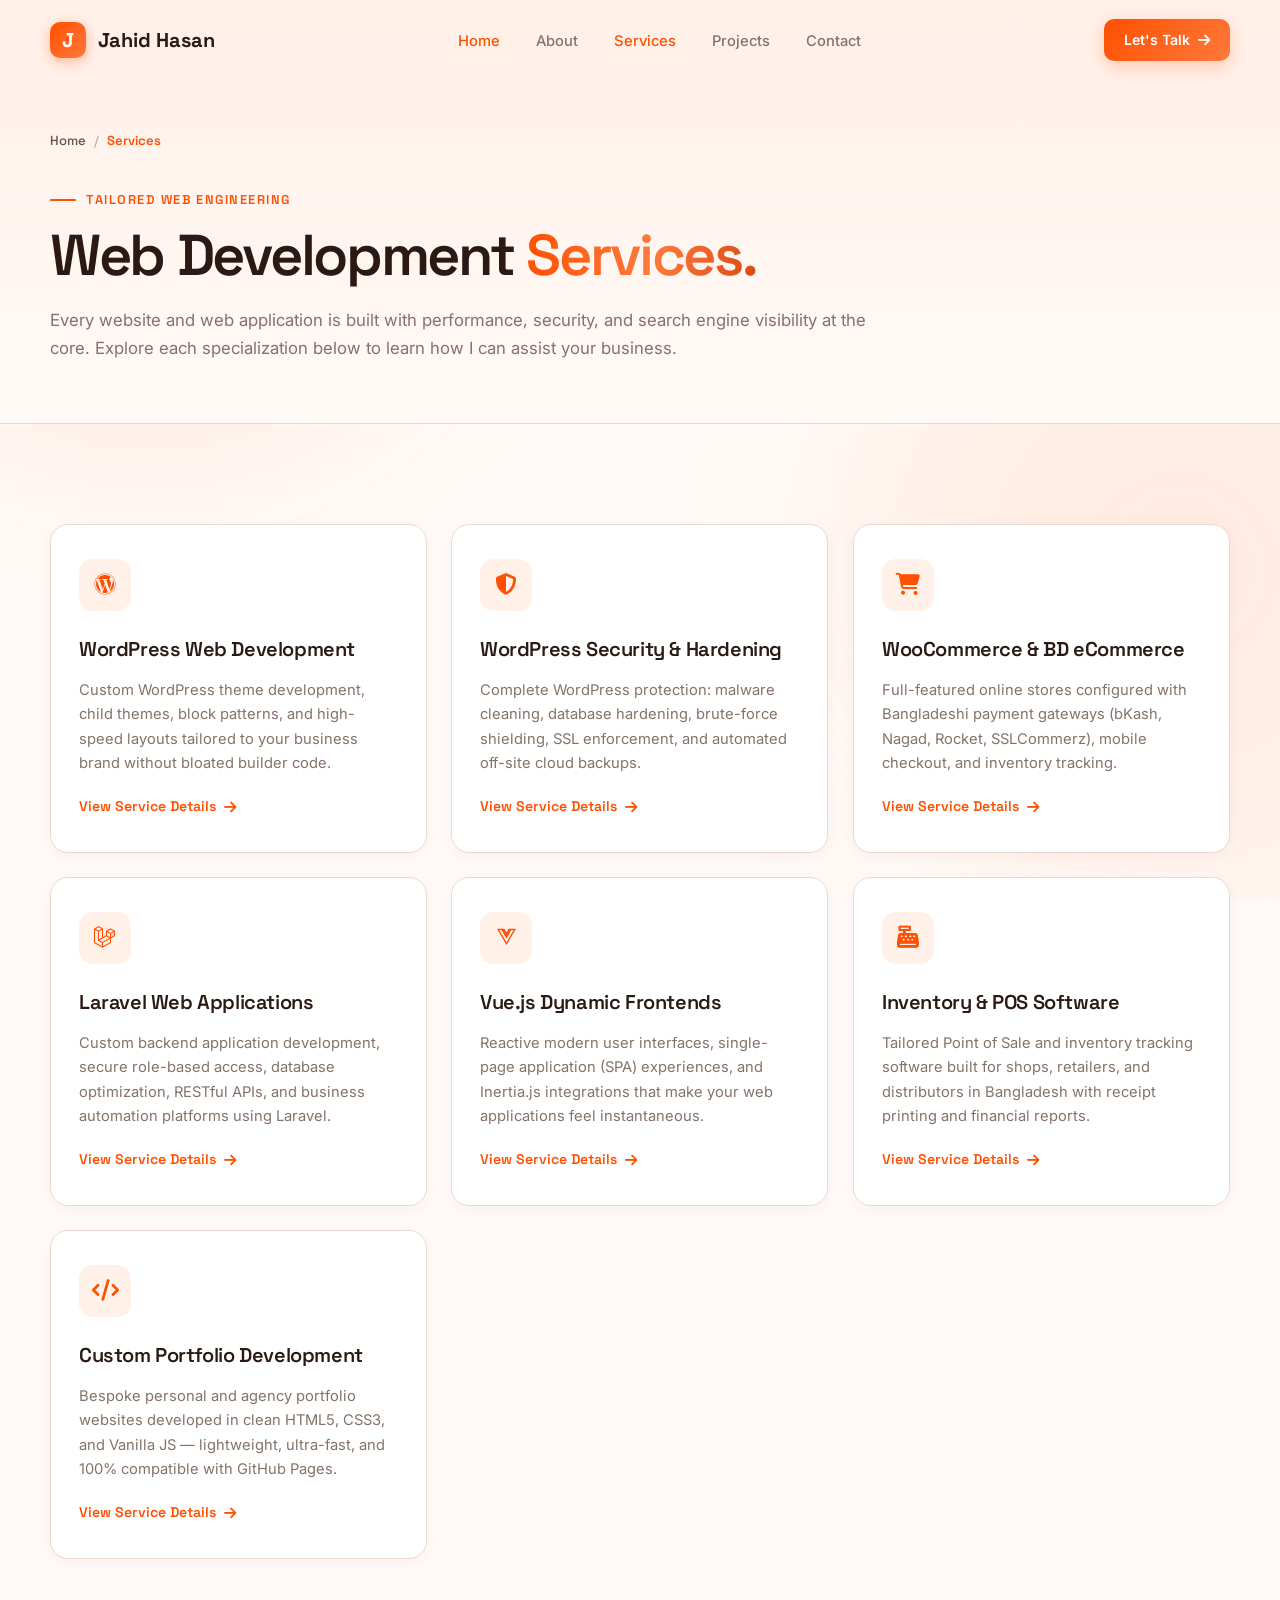
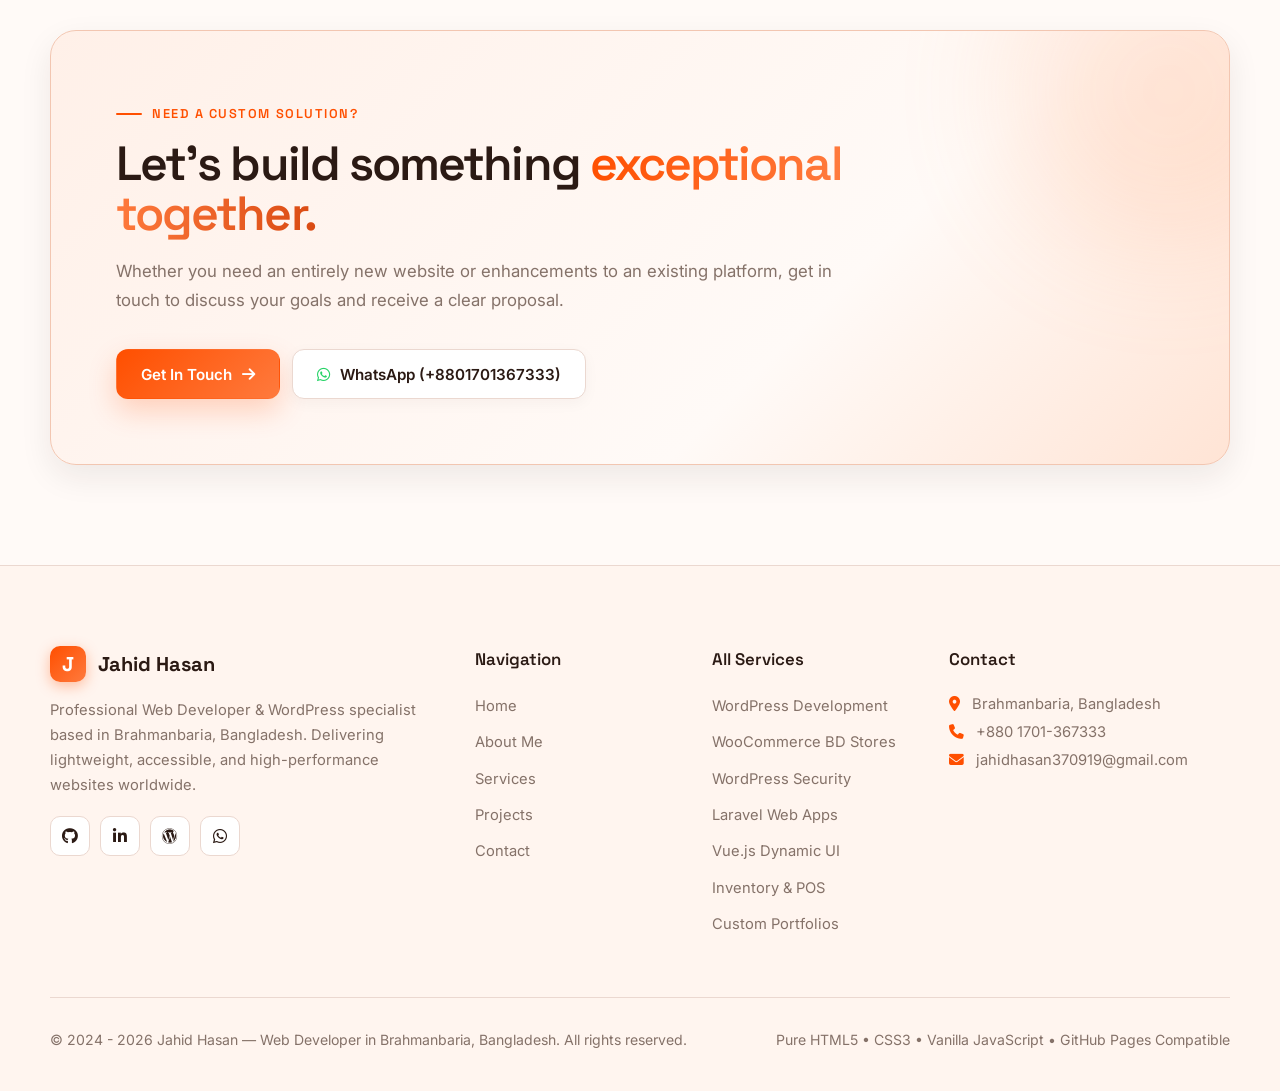
<file: services/index.html>
<!DOCTYPE html>
<html lang="en">

<head>
    <meta charset="UTF-8">
    <meta name="viewport" content="width=device-width, initial-scale=1.0">

    <title>Web Development Services — Jahid Hasan | WordPress, WooCommerce & Laravel BD</title>

    <!-- SEO Meta Tags -->
    <meta name="description"
        content="Explore comprehensive web development services by Jahid Hasan based in Brahmanbaria, Bangladesh. Custom WordPress development, WooCommerce stores with BD payment gateways, Laravel web apps, and speed optimization.">
    <meta name="keywords"
        content="Web Development Services Brahmanbaria, WordPress Development Bangladesh, WooCommerce Development BD, Laravel Web Applications, WordPress Security, Custom Web Developer Bangladesh">
    <meta name="author" content="Jahid Hasan">
    <meta name="robots" content="index, follow, max-image-preview:large">
    <link rel="canonical" href="https://jahid-we.github.io/portfolio/services/">

    <!-- Favicon & Theme Color -->
    <link rel="icon" type="image/svg+xml" href="../assets/icons/favicon.svg">
    <meta name="theme-color" content="#FF4F00">

    <!-- Geo / Local SEO Meta Tags (Brahmanbaria, Bangladesh) -->
    <meta name="geo.region" content="BD-15">
    <meta name="geo.placename" content="Brahmanbaria, Bangladesh">
    <meta name="geo.position" content="23.9608;91.1115">
    <meta name="ICBM" content="23.9608, 91.1115">

    <!-- Open Graph -->
    <meta property="og:type" content="website">
    <meta property="og:title" content="Web Development Services — Jahid Hasan | WordPress & Laravel Expert">
    <meta property="og:description"
        content="Modern, fast, and SEO-optimized web development services for businesses in Brahmanbaria, Bangladesh, and worldwide.">
    <meta property="og:image" content="https://jahid-we.github.io/portfolio/assets/images/profile_portrait.jpg">
    <meta property="og:url" content="https://jahid-we.github.io/portfolio/services/">
    <meta property="og:site_name" content="Jahid Hasan Portfolio">

    <!-- Twitter Card -->
    <meta name="twitter:card" content="summary_large_image">
    <meta name="twitter:title" content="Web Development Services — Jahid Hasan | Brahmanbaria, BD">
    <meta name="twitter:description" content="WordPress, WooCommerce, Laravel, and Vue.js engineering tailored for businesses in Brahmanbaria, BD, and worldwide.">
    <meta name="twitter:image" content="https://jahid-we.github.io/portfolio/assets/images/profile_portrait.jpg">

    <!-- Fonts & Icons -->
    <link rel="preconnect" href="https://fonts.googleapis.com">
    <link rel="preconnect" href="https://fonts.gstatic.com" crossorigin>
    <link
        href="https://fonts.googleapis.com/css2?family=Inter:wght@400;500;600;700&family=Space+Grotesk:wght@500;600;700&display=swap"
        rel="stylesheet">
    <link rel="stylesheet" href="https://cdnjs.cloudflare.com/ajax/libs/font-awesome/6.6.0/css/all.min.css">

    <!-- Custom CSS (Relative paths for GitHub Pages subfolder compatibility) -->
    <link rel="stylesheet" href="../assets/css/style.css">
    <link rel="stylesheet" href="../assets/css/responsive.css">
    <link rel="stylesheet" href="../assets/css/animations.css">

    <!-- JSON-LD Structured Data -->
    <script type="application/ld+json">
    {
      "@context": "https://schema.org",
      "@type": "Service",
      "provider": {
        "@type": "Person",
        "name": "Jahid Hasan",
        "url": "https://jahid-we.github.io/portfolio/"
      },
      "serviceType": "Web Development Services",
      "areaServed": [
        { "@type": "City", "name": "Brahmanbaria" },
        { "@type": "Country", "name": "Bangladesh" },
        { "@type": "Place", "name": "Worldwide" }
      ],
      "hasOfferCatalog": {
        "@type": "OfferCatalog",
        "name": "Web Engineering Services",
        "itemListElement": [
          { "@type": "Offer", "itemOffered": { "@type": "Service", "name": "WordPress Web Development" } },
          { "@type": "Offer", "itemOffered": { "@type": "Service", "name": "WordPress Security & Hardening" } },
          { "@type": "Offer", "itemOffered": { "@type": "Service", "name": "WooCommerce & BD eCommerce" } },
          { "@type": "Offer", "itemOffered": { "@type": "Service", "name": "Laravel Web Applications" } },
          { "@type": "Offer", "itemOffered": { "@type": "Service", "name": "Vue.js Dynamic Frontends" } },
          { "@type": "Offer", "itemOffered": { "@type": "Service", "name": "Inventory & POS Software" } },
          { "@type": "Offer", "itemOffered": { "@type": "Service", "name": "Custom Portfolio Development" } }
        ]
      }
    }
    </script>
</head>

<body>

    <div class="bg-decorations">
        <div class="glow glow-1"></div>
        <div class="glow glow-2"></div>
    </div>

    <div class="scroll-progress" id="scrollProgress"></div>

    <!-- HEADER -->
    <header class="header" id="header">
        <div class="container">
            <nav class="nav">
                <a href="../index.html" class="logo">
                    <span class="logo-mark">J</span>
                    Jahid Hasan
                </a>

                <ul class="nav-links" id="navLinks">
                    <li><a href="../index.html">Home</a></li>
                    <li><a href="../about.html">About</a></li>
                    <li><a href="index.html" class="active">Services</a></li>
                    <li><a href="../projects/">Projects</a></li>
                    <li><a href="../contact.html">Contact</a></li>
                </ul>

                <a href="../contact.html" class="nav-cta">
                    Let's Talk
                    <i class="fa-solid fa-arrow-right"></i>
                </a>

                <button class="menu-toggle" id="menuToggle" aria-label="Toggle navigation" aria-expanded="false">
                    <i class="fa-solid fa-bars"></i>
                </button>
            </nav>
        </div>
    </header>

    <main>

        <!-- SERVICES HERO -->
        <section class="service-hero">
            <div class="container">
                <nav class="breadcrumbs" aria-label="Breadcrumb">
                    <a href="../index.html">Home</a>
                    <span class="separator">/</span>
                    <span class="current">Services</span>
                </nav>

                <div class="service-hero-content">
                    <span class="section-kicker">Tailored Web Engineering</span>
                    <h1 class="section-title">
                        Web Development
                        <span class="gradient-text">Services.</span>
                    </h1>
                    <p class="section-description">
                        Every website and web application is built with performance, security, and search engine visibility at the core. Explore each specialization below to learn how I can assist your business.
                    </p>
                </div>
            </div>
        </section>

        <!-- ALL SERVICES GRID -->
        <section class="section-padding">
            <div class="container">
                <div class="services-grid">

                    <!-- Service 1 -->
                    <article class="service-card reveal">
                        <div class="service-icon"><i class="fa-brands fa-wordpress"></i></div>
                        <h3>WordPress Web Development</h3>
                        <p>Custom WordPress theme development, child themes, block patterns, and high-speed layouts tailored to your business brand without bloated builder code.</p>
                        <a href="wordpress-development.html" class="service-link">
                            View Service Details <i class="fa-solid fa-arrow-right"></i>
                        </a>
                    </article>

                    <!-- Service 2 -->
                    <article class="service-card reveal">
                        <div class="service-icon"><i class="fa-solid fa-shield-halved"></i></div>
                        <h3>WordPress Security & Hardening</h3>
                        <p>Complete WordPress protection: malware cleaning, database hardening, brute-force shielding, SSL enforcement, and automated off-site cloud backups.</p>
                        <a href="wordpress-security.html" class="service-link">
                            View Service Details <i class="fa-solid fa-arrow-right"></i>
                        </a>
                    </article>

                    <!-- Service 3 -->
                    <article class="service-card reveal">
                        <div class="service-icon"><i class="fa-solid fa-cart-shopping"></i></div>
                        <h3>WooCommerce & BD eCommerce</h3>
                        <p>Full-featured online stores configured with Bangladeshi payment gateways (bKash, Nagad, Rocket, SSLCommerz), mobile checkout, and inventory tracking.</p>
                        <a href="woocommerce-development.html" class="service-link">
                            View Service Details <i class="fa-solid fa-arrow-right"></i>
                        </a>
                    </article>

                    <!-- Service 4 -->
                    <article class="service-card reveal">
                        <div class="service-icon"><i class="fa-brands fa-laravel"></i></div>
                        <h3>Laravel Web Applications</h3>
                        <p>Custom backend application development, secure role-based access, database optimization, RESTful APIs, and business automation platforms using Laravel.</p>
                        <a href="laravel-development.html" class="service-link">
                            View Service Details <i class="fa-solid fa-arrow-right"></i>
                        </a>
                    </article>

                    <!-- Service 5 -->
                    <article class="service-card reveal">
                        <div class="service-icon"><i class="fa-brands fa-vuejs"></i></div>
                        <h3>Vue.js Dynamic Frontends</h3>
                        <p>Reactive modern user interfaces, single-page application (SPA) experiences, and Inertia.js integrations that make your web applications feel instantaneous.</p>
                        <a href="vue-js-development.html" class="service-link">
                            View Service Details <i class="fa-solid fa-arrow-right"></i>
                        </a>
                    </article>

                    <!-- Service 6 -->
                    <article class="service-card reveal">
                        <div class="service-icon"><i class="fa-solid fa-cash-register"></i></div>
                        <h3>Inventory & POS Software</h3>
                        <p>Tailored Point of Sale and inventory tracking software built for shops, retailers, and distributors in Bangladesh with receipt printing and financial reports.</p>
                        <a href="inventory-pos-development.html" class="service-link">
                            View Service Details <i class="fa-solid fa-arrow-right"></i>
                        </a>
                    </article>

                    <!-- Service 7 -->
                    <article class="service-card reveal">
                        <div class="service-icon"><i class="fa-solid fa-code"></i></div>
                        <h3>Custom Portfolio Development</h3>
                        <p>Bespoke personal and agency portfolio websites developed in clean HTML5, CSS3, and Vanilla JS — lightweight, ultra-fast, and 100% compatible with GitHub Pages.</p>
                        <a href="custom-portfolio-development.html" class="service-link">
                            View Service Details <i class="fa-solid fa-arrow-right"></i>
                        </a>
                    </article>

                </div>

                <!-- CTA BOX -->
                <div class="contact-box reveal" style="margin-top: 70px;">
                    <div class="contact-content">
                        <span class="section-kicker">Need A Custom Solution?</span>
                        <h2 class="contact-title" style="font-size: clamp(2rem, 4vw, 3rem);">
                            Let's build something <span class="gradient-text">exceptional together.</span>
                        </h2>
                        <p class="contact-text">
                            Whether you need an entirely new website or enhancements to an existing platform, get in touch to discuss your goals and receive a clear proposal.
                        </p>
                        <div class="contact-links">
                            <a href="../contact.html" class="btn btn-primary">
                                Get In Touch <i class="fa-solid fa-arrow-right"></i>
                            </a>
                            <a href="https://wa.me/8801701367333" target="_blank" rel="noopener" class="btn btn-secondary">
                                <i class="fa-brands fa-whatsapp" style="color: #25D366;"></i> WhatsApp (+8801701367333)
                            </a>
                        </div>
                    </div>
                </div>

            </div>
        </section>

    </main>

    <!-- FOOTER -->
    <footer class="footer">
        <div class="container">
            <div class="footer-grid">
                <div class="footer-col">
                    <a href="../index.html" class="logo" style="margin-bottom: 16px;">
                        <span class="logo-mark">J</span>
                        Jahid Hasan
                    </a>
                    <p>
                        Professional Web Developer & WordPress specialist based in Brahmanbaria, Bangladesh. Delivering lightweight, accessible, and high-performance websites worldwide.
                    </p>
                    <div class="social-links">
                        <a href="https://github.com/jahid-we" target="_blank" rel="noopener" class="social-link" aria-label="GitHub"><i class="fa-brands fa-github"></i></a>
                        <a href="https://www.linkedin.com/in/jahid-hasan-6891123a8" target="_blank" rel="noopener" class="social-link" aria-label="LinkedIn"><i class="fa-brands fa-linkedin-in"></i></a>
                        <a href="https://profiles.wordpress.org/jahidzendforce/" target="_blank" rel="noopener" class="social-link" aria-label="WordPress"><i class="fa-brands fa-wordpress"></i></a>
                        <a href="https://wa.me/8801701367333" target="_blank" rel="noopener" class="social-link" aria-label="WhatsApp"><i class="fa-brands fa-whatsapp"></i></a>
                    </div>
                </div>

                <div class="footer-col">
                    <h4>Navigation</h4>
                    <ul>
                        <li><a href="../index.html">Home</a></li>
                        <li><a href="../about.html">About Me</a></li>
                        <li><a href="index.html">Services</a></li>
                        <li><a href="../projects/">Projects</a></li>
                        <li><a href="../contact.html">Contact</a></li>
                    </ul>
                </div>

                <div class="footer-col">
                    <h4>All Services</h4>
                    <ul>
                        <li><a href="wordpress-development.html">WordPress Development</a></li>
                        <li><a href="woocommerce-development.html">WooCommerce BD Stores</a></li>
                        <li><a href="wordpress-security.html">WordPress Security</a></li>
                        <li><a href="laravel-development.html">Laravel Web Apps</a></li>
                        <li><a href="vue-js-development.html">Vue.js Dynamic UI</a></li>
                        <li><a href="inventory-pos-development.html">Inventory & POS</a></li>
                        <li><a href="custom-portfolio-development.html">Custom Portfolios</a></li>
                    </ul>
                </div>

                <div class="footer-col">
                    <h4>Contact</h4>
                    <p>
                        <i class="fa-solid fa-location-dot" style="color: var(--primary); margin-right: 8px;"></i>
                        Brahmanbaria, Bangladesh<br>
                        <i class="fa-solid fa-phone" style="color: var(--primary); margin-right: 8px; margin-top: 8px;"></i>
                        +880 1701-367333<br>
                        <i class="fa-solid fa-envelope" style="color: var(--primary); margin-right: 8px; margin-top: 8px;"></i>
                        jahidhasan370919@gmail.com
                    </p>
                </div>
            </div>

            <div class="footer-bottom">
                <p>© 2024 - <span class="current-year">2026</span> Jahid Hasan — Web Developer in Brahmanbaria, Bangladesh. All rights reserved.</p>
                <p>Pure HTML5 • CSS3 • Vanilla JavaScript • GitHub Pages Compatible</p>
            </div>
        </div>
    </footer>

    <script src="../assets/js/main.js"></script>
    <script src="../assets/js/components.js"></script>

</body>

</html>
</file>
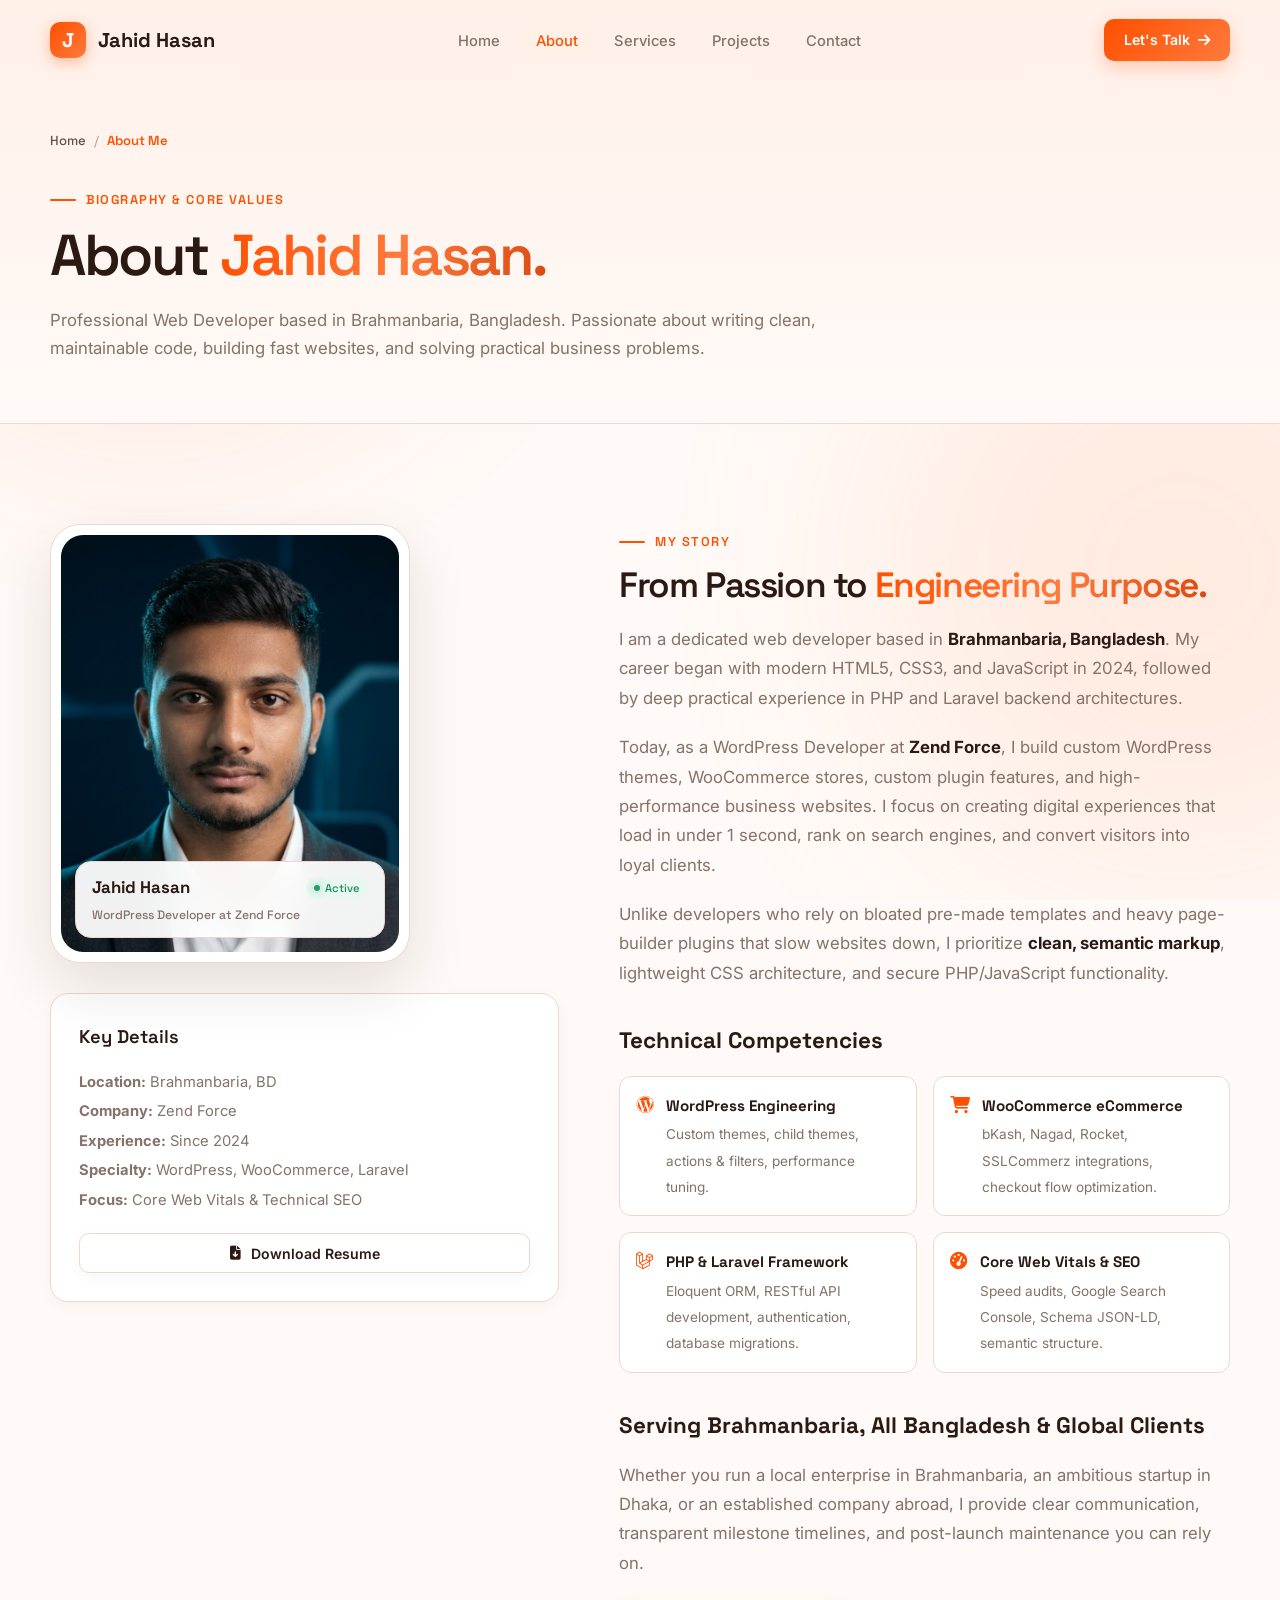
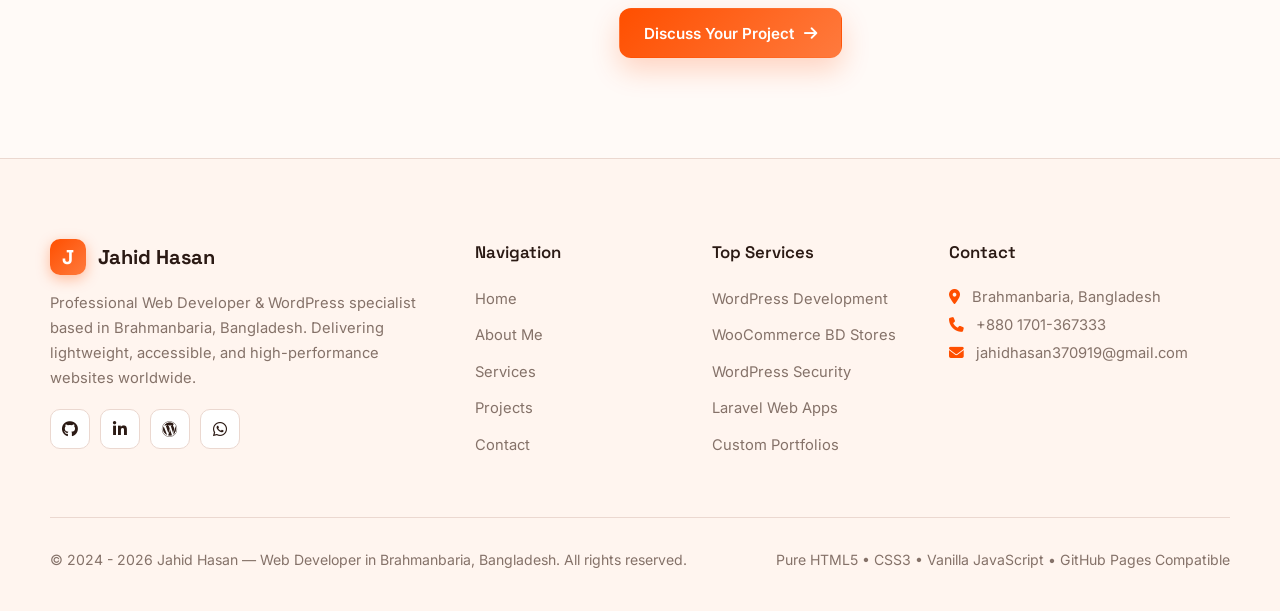
<file: about.html>
<!DOCTYPE html>
<html lang="en">

<head>
    <meta charset="UTF-8">
    <meta name="viewport" content="width=device-width, initial-scale=1.0">

    <title>About Jahid Hasan — Web Developer in Brahmanbaria, Bangladesh | WordPress & Laravel Specialist</title>

    <!-- SEO Meta Tags -->
    <meta name="description"
        content="Learn about Jahid Hasan, a professional Web Developer and WordPress specialist based in Brahmanbaria, Bangladesh. Explore his background, technical skill matrix at Zend Force, and engineering philosophy.">
    <meta name="keywords"
        content="About Jahid Hasan, Jahid Hasan Web Developer, WordPress Developer Brahmanbaria, Web Developer Bangladesh, Zend Force Jahid Hasan, PHP Laravel Developer BD, Frontend Developer Brahmanbaria">
    <meta name="author" content="Jahid Hasan">
    <meta name="robots" content="index, follow, max-image-preview:large">
    <link rel="canonical" href="https://jahid-we.github.io/portfolio/about.html">

    <!-- Favicon & Theme Color -->
    <link rel="icon" type="image/svg+xml" href="assets/icons/favicon.svg">
    <meta name="theme-color" content="#FF4F00">

    <!-- Geo / Local SEO Meta Tags (Brahmanbaria, Bangladesh) -->
    <meta name="geo.region" content="BD-15">
    <meta name="geo.placename" content="Brahmanbaria, Bangladesh">
    <meta name="geo.position" content="23.9608;91.1115">
    <meta name="ICBM" content="23.9608, 91.1115">

    <!-- Open Graph -->
    <meta property="og:type" content="profile">
    <meta property="og:title" content="About Jahid Hasan — Web Developer in Brahmanbaria, Bangladesh">
    <meta property="og:description"
        content="Background, skills matrix, and professional development journey of Jahid Hasan, a WordPress and Laravel Developer based in Brahmanbaria, BD.">
    <meta property="og:image" content="https://jahid-we.github.io/portfolio/assets/images/profile_portrait.jpg">
    <meta property="og:url" content="https://jahid-we.github.io/portfolio/about.html">
    <meta property="og:site_name" content="Jahid Hasan Portfolio">

    <!-- Twitter Card -->
    <meta name="twitter:card" content="summary_large_image">
    <meta name="twitter:title" content="About Jahid Hasan — Web Developer in Brahmanbaria, Bangladesh">
    <meta name="twitter:description" content="Discover the background and full technical skill matrix of Jahid Hasan.">
    <meta name="twitter:image" content="https://jahid-we.github.io/portfolio/assets/images/profile_portrait.jpg">

    <!-- Fonts & Icons -->
    <link rel="preconnect" href="https://fonts.googleapis.com">
    <link rel="preconnect" href="https://fonts.gstatic.com" crossorigin>
    <link
        href="https://fonts.googleapis.com/css2?family=Inter:wght@400;500;600;700&family=Space+Grotesk:wght@500;600;700&display=swap"
        rel="stylesheet">
    <link rel="stylesheet" href="https://cdnjs.cloudflare.com/ajax/libs/font-awesome/6.6.0/css/all.min.css">

    <!-- Custom CSS -->
    <link rel="stylesheet" href="assets/css/style.css">
    <link rel="stylesheet" href="assets/css/responsive.css">
    <link rel="stylesheet" href="assets/css/animations.css">

    <!-- JSON-LD Structured Data -->
    <script type="application/ld+json">
    {
      "@context": "https://schema.org",
      "@type": "ProfilePage",
      "mainEntity": {
        "@type": "Person",
        "name": "Jahid Hasan",
        "jobTitle": "Web Developer & WordPress Specialist",
        "address": {
          "@type": "PostalAddress",
          "addressLocality": "Brahmanbaria",
          "addressRegion": "Chittagong",
          "addressCountry": "BD"
        },
        "worksFor": {
          "@type": "Organization",
          "name": "Zend Force"
        },
        "url": "https://jahid-we.github.io/portfolio/about.html",
        "image": "https://jahid-we.github.io/portfolio/assets/images/profile_portrait.jpg"
      }
    }
    </script>
</head>

<body>

    <div class="bg-decorations">
        <div class="glow glow-1"></div>
        <div class="glow glow-2"></div>
    </div>

    <div class="scroll-progress" id="scrollProgress"></div>

    <!-- HEADER -->
    <header class="header" id="header">
        <div class="container">
            <nav class="nav">
                <a href="index.html" class="logo">
                    <span class="logo-mark">J</span>
                    Jahid Hasan
                </a>

                <ul class="nav-links" id="navLinks">
                    <li><a href="index.html">Home</a></li>
                    <li><a href="about.html" class="active">About</a></li>
                    <li><a href="services/">Services</a></li>
                    <li><a href="projects/">Projects</a></li>
                    <li><a href="contact.html">Contact</a></li>
                </ul>

                <a href="contact.html" class="nav-cta">
                    Let's Talk
                    <i class="fa-solid fa-arrow-right"></i>
                </a>

                <button class="menu-toggle" id="menuToggle" aria-label="Toggle navigation" aria-expanded="false">
                    <i class="fa-solid fa-bars"></i>
                </button>
            </nav>
        </div>
    </header>

    <main>

        <!-- PAGE HERO -->
        <section class="service-hero">
            <div class="container">
                <nav class="breadcrumbs" aria-label="Breadcrumb">
                    <a href="index.html">Home</a>
                    <span class="separator">/</span>
                    <span class="current">About Me</span>
                </nav>

                <div class="service-hero-content">
                    <span class="section-kicker">Biography & Core Values</span>
                    <h1 class="section-title">
                        About
                        <span class="gradient-text">Jahid Hasan.</span>
                    </h1>
                    <p class="section-description">
                        Professional Web Developer based in Brahmanbaria, Bangladesh. Passionate about writing clean, maintainable code, building fast websites, and solving practical business problems.
                    </p>
                </div>
            </div>
        </section>

        <!-- DETAILED ABOUT CONTENT -->
        <section class="section-padding">
            <div class="container">
                <div class="about-grid">
                    <div>
                        <div class="profile-card" style="width: 100%; max-width: 360px; margin-bottom: 30px;">
                            <div class="profile-inner">
                                <img src="assets/images/profile_portrait.jpg"
                                    alt="Jahid Hasan - Web Developer in Brahmanbaria, Bangladesh" width="400" height="480">
                                <div class="profile-label">
                                    <strong>Jahid Hasan <span class="profile-status"><span class="profile-status-dot"></span> Active</span></strong>
                                    <span class="profile-sub">WordPress Developer at Zend Force</span>
                                </div>
                            </div>
                        </div>

                        <div class="sidebar-card">
                            <h3>Key Details</h3>
                            <ul style="color: var(--muted); font-size: 0.92rem; line-height: 2;">
                                <li><strong>Location:</strong> Brahmanbaria, BD</li>
                                <li><strong>Company:</strong> Zend Force</li>
                                <li><strong>Experience:</strong> Since 2024</li>
                                <li><strong>Specialty:</strong> WordPress, WooCommerce, Laravel</li>
                                <li><strong>Focus:</strong> Core Web Vitals & Technical SEO</li>
                            </ul>
                            <a href="https://drive.google.com/file/d/1Gimc0JfNnDWEfmWPYc4JfLyL2Cyy6EC0/view"
                                target="_blank" rel="noopener" class="btn btn-secondary btn-sm" style="width: 100%; margin-top: 18px;">
                                <i class="fa-solid fa-file-arrow-down"></i> Download Resume
                            </a>
                        </div>
                    </div>

                    <div class="about-copy">
                        <span class="section-kicker">My Story</span>
                        <h2 class="section-title" style="font-size: 2.2rem; margin-bottom: 20px;">
                            From Passion to <span class="gradient-text">Engineering Purpose.</span>
                        </h2>

                        <p>
                            I am a dedicated web developer based in <strong>Brahmanbaria, Bangladesh</strong>. My career began with modern HTML5, CSS3, and JavaScript in 2024, followed by deep practical experience in PHP and Laravel backend architectures.
                        </p>

                        <p>
                            Today, as a WordPress Developer at <strong>Zend Force</strong>, I build custom WordPress themes, WooCommerce stores, custom plugin features, and high-performance business websites. I focus on creating digital experiences that load in under 1 second, rank on search engines, and convert visitors into loyal clients.
                        </p>

                        <p>
                            Unlike developers who rely on bloated pre-made templates and heavy page-builder plugins that slow websites down, I prioritize <strong>clean, semantic markup</strong>, lightweight CSS architecture, and secure PHP/JavaScript functionality.
                        </p>

                        <h3 style="font-family: var(--font-heading); font-size: 1.4rem; color: var(--heading); margin: 35px 0 16px;">
                            Technical Competencies
                        </h3>

                        <div class="feature-check-list" style="margin-top: 15px;">
                            <div class="feature-check-item">
                                <i class="fa-brands fa-wordpress"></i>
                                <div>
                                    <strong>WordPress Engineering</strong>
                                    <span>Custom themes, child themes, actions & filters, performance tuning.</span>
                                </div>
                            </div>

                            <div class="feature-check-item">
                                <i class="fa-solid fa-cart-shopping"></i>
                                <div>
                                    <strong>WooCommerce eCommerce</strong>
                                    <span>bKash, Nagad, Rocket, SSLCommerz integrations, checkout flow optimization.</span>
                                </div>
                            </div>

                            <div class="feature-check-item">
                                <i class="fa-brands fa-laravel"></i>
                                <div>
                                    <strong>PHP & Laravel Framework</strong>
                                    <span>Eloquent ORM, RESTful API development, authentication, database migrations.</span>
                                </div>
                            </div>

                            <div class="feature-check-item">
                                <i class="fa-solid fa-gauge-high"></i>
                                <div>
                                    <strong>Core Web Vitals & SEO</strong>
                                    <span>Speed audits, Google Search Console, Schema JSON-LD, semantic structure.</span>
                                </div>
                            </div>
                        </div>

                        <h3 style="font-family: var(--font-heading); font-size: 1.4rem; color: var(--heading); margin: 35px 0 16px;">
                            Serving Brahmanbaria, All Bangladesh & Global Clients
                        </h3>
                        <p>
                            Whether you run a local enterprise in Brahmanbaria, an ambitious startup in Dhaka, or an established company abroad, I provide clear communication, transparent milestone timelines, and post-launch maintenance you can rely on.
                        </p>

                        <div style="margin-top: 30px;">
                            <a href="contact.html" class="btn btn-primary">
                                Discuss Your Project <i class="fa-solid fa-arrow-right"></i>
                            </a>
                        </div>
                    </div>
                </div>
            </div>
        </section>

    </main>

    <!-- FOOTER -->
    <footer class="footer">
        <div class="container">
            <div class="footer-grid">
                <div class="footer-col">
                    <a href="index.html" class="logo" style="margin-bottom: 16px;">
                        <span class="logo-mark">J</span>
                        Jahid Hasan
                    </a>
                    <p>
                        Professional Web Developer & WordPress specialist based in Brahmanbaria, Bangladesh. Delivering lightweight, accessible, and high-performance websites worldwide.
                    </p>
                    <div class="social-links">
                        <a href="https://github.com/jahid-we" target="_blank" rel="noopener" class="social-link" aria-label="GitHub"><i class="fa-brands fa-github"></i></a>
                        <a href="https://www.linkedin.com/in/jahid-hasan-6891123a8" target="_blank" rel="noopener" class="social-link" aria-label="LinkedIn"><i class="fa-brands fa-linkedin-in"></i></a>
                        <a href="https://profiles.wordpress.org/jahidzendforce/" target="_blank" rel="noopener" class="social-link" aria-label="WordPress"><i class="fa-brands fa-wordpress"></i></a>
                        <a href="https://wa.me/8801701367333" target="_blank" rel="noopener" class="social-link" aria-label="WhatsApp"><i class="fa-brands fa-whatsapp"></i></a>
                    </div>
                </div>

                <div class="footer-col">
                    <h4>Navigation</h4>
                    <ul>
                        <li><a href="index.html">Home</a></li>
                        <li><a href="about.html">About Me</a></li>
                        <li><a href="services/">Services</a></li>
                        <li><a href="projects/">Projects</a></li>
                        <li><a href="contact.html">Contact</a></li>
                    </ul>
                </div>

                <div class="footer-col">
                    <h4>Top Services</h4>
                    <ul>
                        <li><a href="services/wordpress-development.html">WordPress Development</a></li>
                        <li><a href="services/woocommerce-development.html">WooCommerce BD Stores</a></li>
                        <li><a href="services/wordpress-security.html">WordPress Security</a></li>
                        <li><a href="services/laravel-development.html">Laravel Web Apps</a></li>
                        <li><a href="services/custom-portfolio-development.html">Custom Portfolios</a></li>
                    </ul>
                </div>

                <div class="footer-col">
                    <h4>Contact</h4>
                    <p>
                        <i class="fa-solid fa-location-dot" style="color: var(--primary); margin-right: 8px;"></i>
                        Brahmanbaria, Bangladesh<br>
                        <i class="fa-solid fa-phone" style="color: var(--primary); margin-right: 8px; margin-top: 8px;"></i>
                        +880 1701-367333<br>
                        <i class="fa-solid fa-envelope" style="color: var(--primary); margin-right: 8px; margin-top: 8px;"></i>
                        jahidhasan370919@gmail.com
                    </p>
                </div>
            </div>

            <div class="footer-bottom">
                <p>© 2024 - <span class="current-year">2026</span> Jahid Hasan — Web Developer in Brahmanbaria, Bangladesh. All rights reserved.</p>
                <p>Pure HTML5 • CSS3 • Vanilla JavaScript • GitHub Pages Compatible</p>
            </div>
        </div>
    </footer>

    <script src="assets/js/main.js"></script>
    <script src="assets/js/components.js"></script>

</body>

</html>
</file>
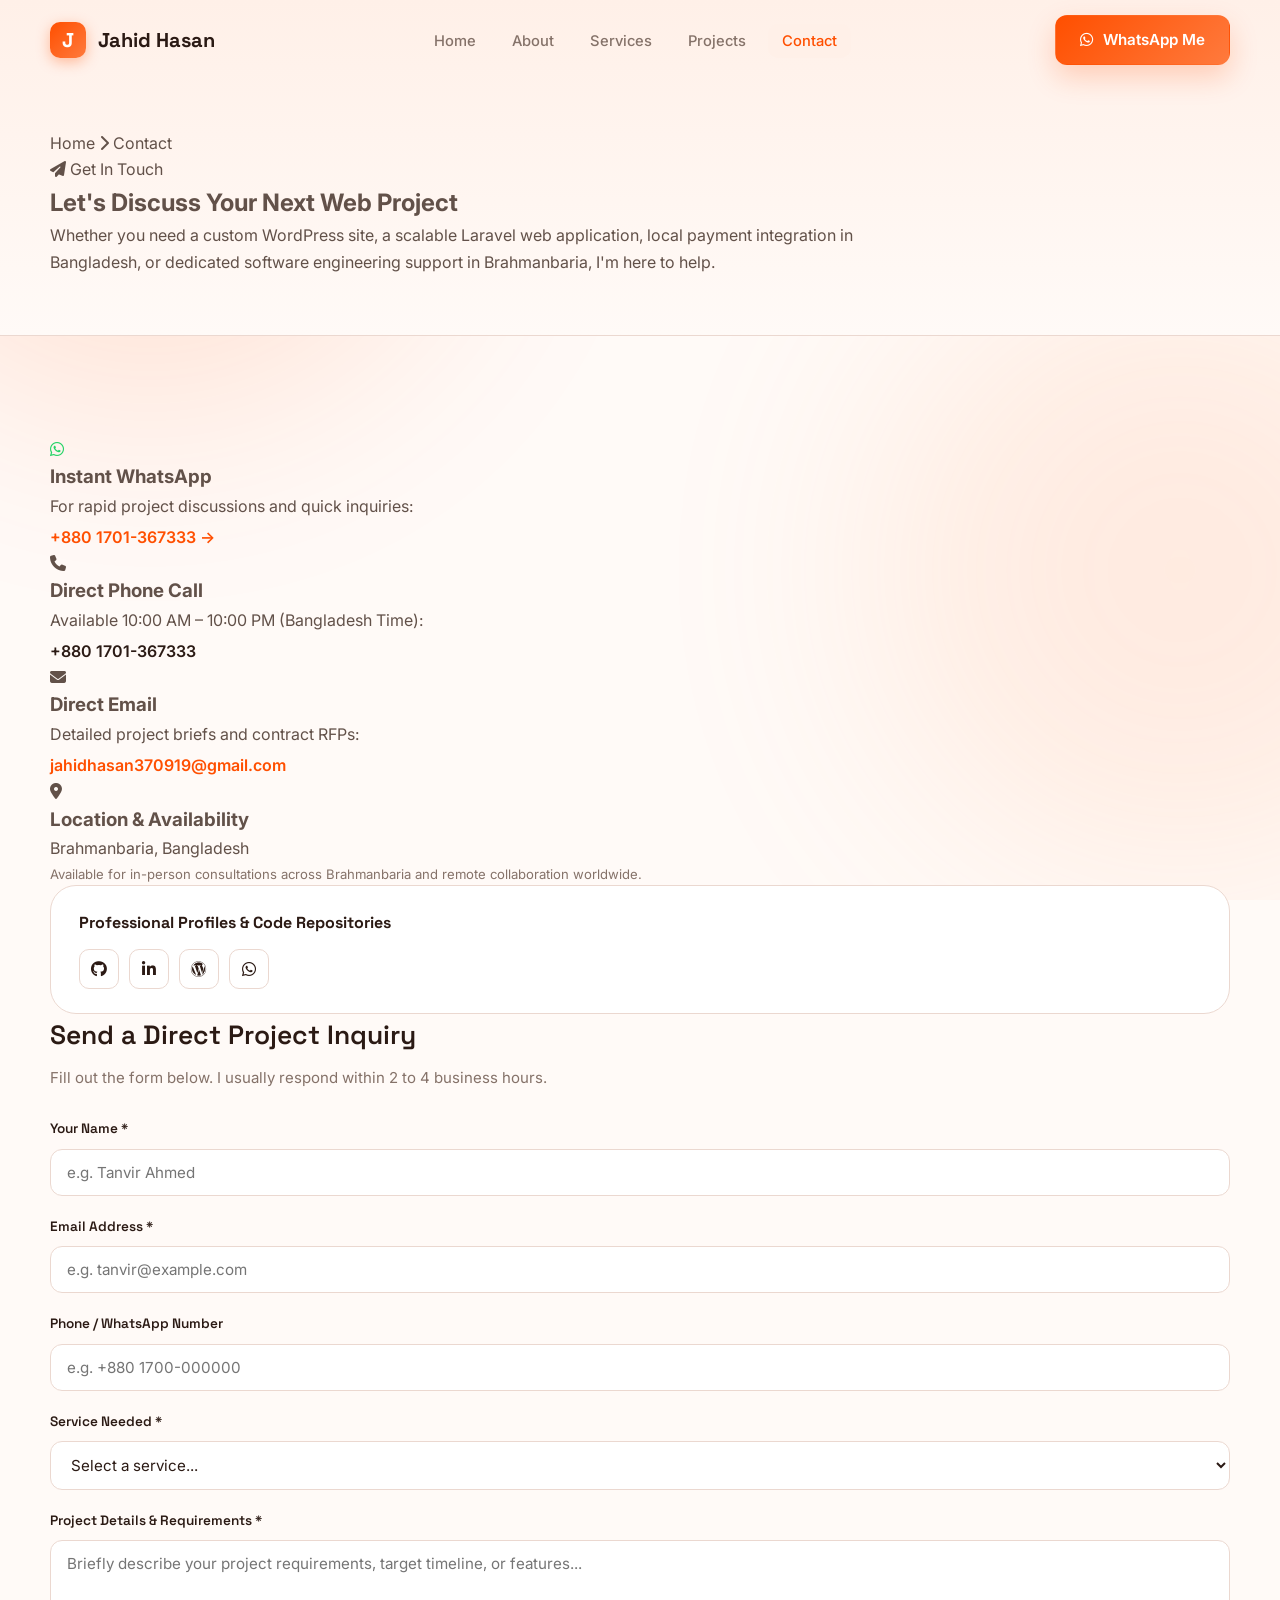
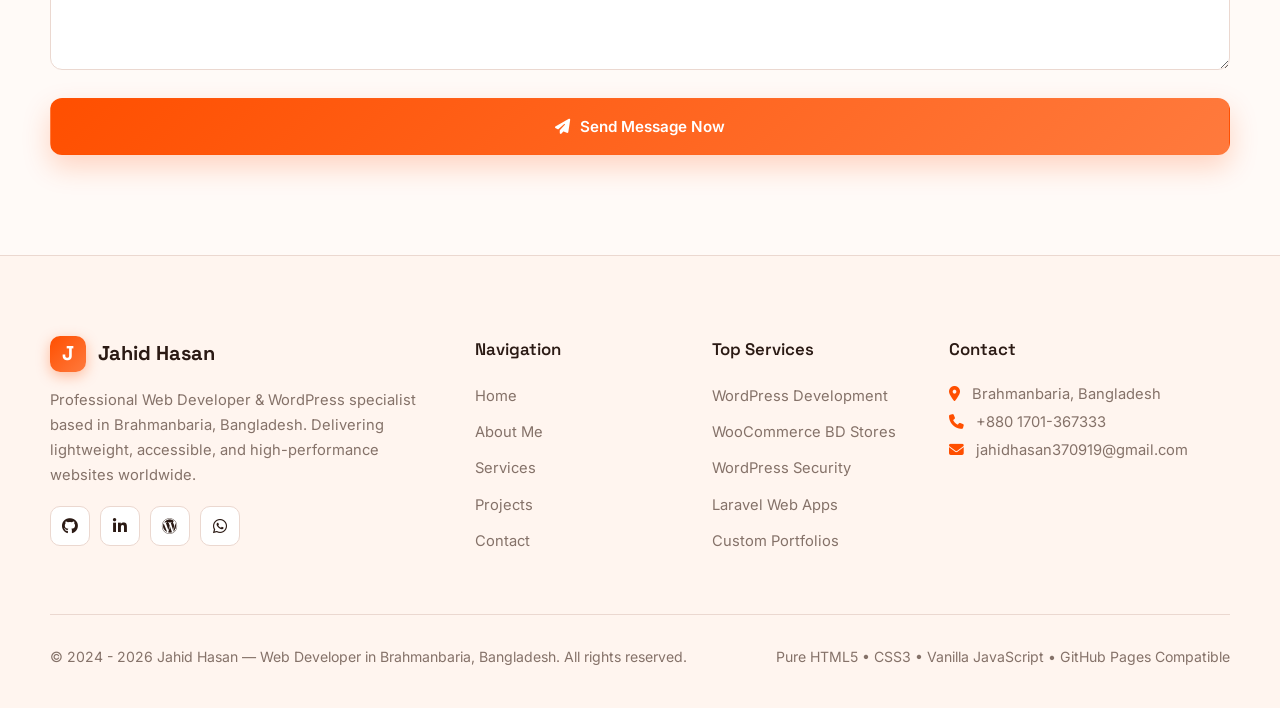
<file: contact.html>
<!DOCTYPE html>
<html lang="en">

<head>
    <meta charset="UTF-8">
    <meta name="viewport" content="width=device-width, initial-scale=1.0">

    <title>Contact Jahid Hasan — Web Developer in Brahmanbaria, Bangladesh</title>

    <!-- SEO Meta Tags -->
    <meta name="description"
        content="Get in touch with Jahid Hasan, professional web developer and WordPress specialist based in Brahmanbaria, Bangladesh. Reach out via WhatsApp +8801701367333, direct phone, email, or online form.">
    <meta name="keywords"
        content="Contact Jahid Hasan, Web Developer Brahmanbaria Contact, Hire WordPress Developer Bangladesh, Laravel Developer Contact BD, Web Designer Brahmanbaria Phone">
    <meta name="author" content="Jahid Hasan">
    <meta name="robots" content="index, follow, max-image-preview:large">
    <link rel="canonical" href="https://jahid-we.github.io/portfolio/contact.html">

    <!-- Favicon & Theme Color -->
    <link rel="icon" type="image/svg+xml" href="assets/icons/favicon.svg">
    <meta name="theme-color" content="#FF4F00">

    <!-- Geo / Local SEO Meta Tags (Brahmanbaria, Bangladesh) -->
    <meta name="geo.region" content="BD-15">
    <meta name="geo.placename" content="Brahmanbaria, Bangladesh">
    <meta name="geo.position" content="23.9608;91.1115">
    <meta name="ICBM" content="23.9608, 91.1115">

    <!-- Open Graph -->
    <meta property="og:type" content="website">
    <meta property="og:title" content="Contact Jahid Hasan — Web Developer in Brahmanbaria, Bangladesh">
    <meta property="og:description"
        content="Ready to build your next web project? Let's connect directly via WhatsApp, phone, or email for a free technical consultation.">
    <meta property="og:image" content="https://jahid-we.github.io/portfolio/assets/images/profile_portrait.jpg">
    <meta property="og:url" content="https://jahid-we.github.io/portfolio/contact.html">
    <meta property="og:site_name" content="Jahid Hasan Portfolio">

    <!-- Twitter Card -->
    <meta name="twitter:card" content="summary_large_image">
    <meta name="twitter:title" content="Contact Jahid Hasan — Web Developer in Brahmanbaria, Bangladesh">
    <meta name="twitter:description" content="Direct WhatsApp, call, email, or inquiry form for web development in Brahmanbaria and BD.">
    <meta name="twitter:image" content="https://jahid-we.github.io/portfolio/assets/images/profile_portrait.jpg">

    <!-- Fonts & Icons -->
    <link rel="preconnect" href="https://fonts.googleapis.com">
    <link rel="preconnect" href="https://fonts.gstatic.com" crossorigin>
    <link
        href="https://fonts.googleapis.com/css2?family=Inter:wght@400;500;600;700&family=Space+Grotesk:wght@500;600;700&display=swap"
        rel="stylesheet">
    <link rel="stylesheet" href="https://cdnjs.cloudflare.com/ajax/libs/font-awesome/6.6.0/css/all.min.css">

    <!-- CSS -->
    <link rel="stylesheet" href="assets/css/style.css">
    <link rel="stylesheet" href="assets/css/responsive.css">
    <link rel="stylesheet" href="assets/css/animations.css">

    <!-- JSON-LD -->
    <script type="application/ld+json">
    {
      "@context": "https://schema.org",
      "@graph": [
        {
          "@type": "ContactPage",
          "name": "Contact Jahid Hasan",
          "url": "https://jahid-we.github.io/portfolio/contact.html",
          "mainEntity": {
            "@type": "Person",
            "name": "Jahid Hasan",
            "jobTitle": "Web Developer & WordPress Expert",
            "address": {
              "@type": "PostalAddress",
              "addressLocality": "Brahmanbaria",
              "addressCountry": "Bangladesh"
            },
            "telephone": "+8801701367333",
            "email": "jahidhasan370919@gmail.com",
            "sameAs": [
              "https://github.com/jahid-we",
              "https://www.linkedin.com/in/jahid-hasan-6891123a8",
              "https://profiles.wordpress.org/jahidzendforce/"
            ]
          }
        },
        {
          "@type": "BreadcrumbList",
          "itemListElement": [
            { "@type": "ListItem", "position": 1, "name": "Home", "item": "https://jahid-we.github.io/portfolio/" },
            { "@type": "ListItem", "position": 2, "name": "Contact", "item": "https://jahid-we.github.io/portfolio/contact.html" }
          ]
        }
      ]
    }
    </script>
</head>

<body>

    <div class="bg-decorations">
        <div class="glow glow-1"></div>
        <div class="glow glow-2"></div>
    </div>

    <div class="scroll-progress" id="scrollProgress"></div>

    <!-- HEADER -->
    <header class="header" id="header">
        <div class="container">
            <nav class="nav">
                <a href="index.html" class="logo">
                    <span class="logo-mark">J</span>
                    Jahid Hasan
                </a>

                <ul class="nav-links" id="navLinks">
                    <li><a href="index.html">Home</a></li>
                    <li><a href="about.html">About</a></li>
                    <li><a href="services/">Services</a></li>
                    <li><a href="projects/">Projects</a></li>
                    <li><a href="contact.html" class="active">Contact</a></li>
                </ul>

                <a href="https://wa.me/8801701367333" target="_blank" rel="noopener" class="btn btn-primary nav-cta">
                    <i class="fa-brands fa-whatsapp"></i> WhatsApp Me
                </a>

                <button class="menu-toggle" id="menuToggle" aria-label="Toggle navigation">
                    <i class="fa-solid fa-bars"></i>
                </button>
            </nav>
        </div>
    </header>

    <main>

        <!-- PAGE HERO -->
        <section class="section service-hero">
            <div class="container">
                <div class="breadcrumb">
                    <a href="index.html">Home</a>
                    <span class="separator"><i class="fa-solid fa-chevron-right"></i></span>
                    <span class="current">Contact</span>
                </div>

                <div class="service-hero-content">
                    <span class="badge"><i class="fa-solid fa-paper-plane"></i> Get In Touch</span>
                    <h1 class="page-title">Let's Discuss Your Next Web Project</h1>
                    <p class="hero-desc">
                        Whether you need a custom WordPress site, a scalable Laravel web application, local payment integration in Bangladesh, or dedicated software engineering support in Brahmanbaria, I'm here to help.
                    </p>
                </div>
            </div>
        </section>

        <!-- CONTACT GRID SECTION -->
        <section class="section-padding">
            <div class="container">
                <div class="contact-page-grid">

                    <!-- LEFT: DIRECT CONTACT DETAILS -->
                    <div class="contact-info-cards reveal">
                        <div class="contact-method-card">
                            <div class="contact-method-icon">
                                <i class="fa-brands fa-whatsapp" style="color: #25D366;"></i>
                            </div>
                            <div>
                                <h3>Instant WhatsApp</h3>
                                <p>For rapid project discussions and quick inquiries:</p>
                                <a href="https://wa.me/8801701367333" target="_blank" rel="noopener" style="font-weight: 600; color: var(--primary); display: inline-block; margin-top: 4px;">
                                    +880 1701-367333 &rarr;
                                </a>
                            </div>
                        </div>

                        <div class="contact-method-card">
                            <div class="contact-method-icon">
                                <i class="fa-solid fa-phone"></i>
                            </div>
                            <div>
                                <h3>Direct Phone Call</h3>
                                <p>Available 10:00 AM – 10:00 PM (Bangladesh Time):</p>
                                <a href="tel:+8801701367333" style="font-weight: 600; color: var(--heading); display: inline-block; margin-top: 4px;">
                                    +880 1701-367333
                                </a>
                            </div>
                        </div>

                        <div class="contact-method-card">
                            <div class="contact-method-icon">
                                <i class="fa-solid fa-envelope"></i>
                            </div>
                            <div>
                                <h3>Direct Email</h3>
                                <p>Detailed project briefs and contract RFPs:</p>
                                <a href="mailto:jahidhasan370919@gmail.com" style="font-weight: 600; color: var(--primary); display: inline-block; margin-top: 4px; word-break: break-all;">
                                    jahidhasan370919@gmail.com
                                </a>
                            </div>
                        </div>

                        <div class="contact-method-card">
                            <div class="contact-method-icon">
                                <i class="fa-solid fa-location-dot"></i>
                            </div>
                            <div>
                                <h3>Location & Availability</h3>
                                <p>Brahmanbaria, Bangladesh</p>
                                <p style="font-size: 0.82rem; color: var(--muted); margin-top: 2px;">
                                    Available for in-person consultations across Brahmanbaria and remote collaboration worldwide.
                                </p>
                            </div>
                        </div>

                        <!-- Social Follow Profiles -->
                        <div style="padding: 24px 28px; border: 1px solid var(--border); border-radius: var(--radius-lg); background: #FFFFFF;">
                            <h4 style="font-family: var(--font-heading); font-size: 1rem; margin-bottom: 12px; color: var(--heading);">
                                Professional Profiles & Code Repositories
                            </h4>
                            <div class="social-links">
                                <a href="https://github.com/jahid-we" target="_blank" rel="noopener" class="social-link" aria-label="GitHub"><i class="fa-brands fa-github"></i></a>
                                <a href="https://www.linkedin.com/in/jahid-hasan-6891123a8" target="_blank" rel="noopener" class="social-link" aria-label="LinkedIn"><i class="fa-brands fa-linkedin-in"></i></a>
                                <a href="https://profiles.wordpress.org/jahidzendforce/" target="_blank" rel="noopener" class="social-link" aria-label="WordPress"><i class="fa-brands fa-wordpress"></i></a>
                                <a href="https://wa.me/8801701367333" target="_blank" rel="noopener" class="social-link" aria-label="WhatsApp"><i class="fa-brands fa-whatsapp"></i></a>
                            </div>
                        </div>
                    </div>

                    <!-- RIGHT: CONTACT INQUIRY FORM -->
                    <div class="contact-form-card reveal">
                        <div id="formNotice" style="display: none;"></div>

                        <h2 style="font-family: var(--font-heading); font-size: 1.65rem; font-weight: 600; color: var(--heading); margin-bottom: 8px;">
                            Send a Direct Project Inquiry
                        </h2>
                        <p style="color: var(--muted); font-size: 0.94rem; margin-bottom: 28px;">
                            Fill out the form below. I usually respond within 2 to 4 business hours.
                        </p>

                        <form id="contactForm">
                            <div class="form-group">
                                <label for="userName" class="form-label">Your Name *</label>
                                <input type="text" id="userName" name="name" class="form-input" placeholder="e.g. Tanvir Ahmed" required>
                            </div>

                            <div class="form-group">
                                <label for="userEmail" class="form-label">Email Address *</label>
                                <input type="email" id="userEmail" name="email" class="form-input" placeholder="e.g. tanvir@example.com" required>
                            </div>

                            <div class="form-group">
                                <label for="userPhone" class="form-label">Phone / WhatsApp Number</label>
                                <input type="tel" id="userPhone" name="phone" class="form-input" placeholder="e.g. +880 1700-000000">
                            </div>

                            <div class="form-group">
                                <label for="userService" class="form-label">Service Needed *</label>
                                <select id="userService" name="service" class="form-input" required>
                                    <option value="" disabled selected>Select a service...</option>
                                    <option value="wordpress">WordPress Website Development</option>
                                    <option value="security">WordPress Security & Malware Hardening</option>
                                    <option value="woocommerce">WooCommerce Store (BD Payments)</option>
                                    <option value="laravel">Custom Laravel Web Application</option>
                                    <option value="vue">Vue.js Frontend / SPA</option>
                                    <option value="pos">Inventory & POS Software</option>
                                    <option value="portfolio">Handcrafted Portfolio Website</option>
                                    <option value="other">Other Inquiry / Consultation</option>
                                </select>
                            </div>

                            <div class="form-group">
                                <label for="userMessage" class="form-label">Project Details & Requirements *</label>
                                <textarea id="userMessage" name="message" class="form-textarea" placeholder="Briefly describe your project requirements, target timeline, or features..." required></textarea>
                            </div>

                            <button type="submit" class="btn btn-primary" style="width: 100%; justify-content: center; padding: 15px;">
                                <i class="fa-solid fa-paper-plane"></i> Send Message Now
                            </button>
                        </form>
                    </div>

                </div>
            </div>
        </section>

    </main>

    <!-- FOOTER -->
    <footer class="footer">
        <div class="container">
            <div class="footer-grid">
                <div class="footer-col">
                    <a href="index.html" class="logo" style="margin-bottom: 16px;">
                        <span class="logo-mark">J</span>
                        Jahid Hasan
                    </a>
                    <p>
                        Professional Web Developer & WordPress specialist based in Brahmanbaria, Bangladesh. Delivering lightweight, accessible, and high-performance websites worldwide.
                    </p>
                    <div class="social-links">
                        <a href="https://github.com/jahid-we" target="_blank" rel="noopener" class="social-link" aria-label="GitHub"><i class="fa-brands fa-github"></i></a>
                        <a href="https://www.linkedin.com/in/jahid-hasan-6891123a8" target="_blank" rel="noopener" class="social-link" aria-label="LinkedIn"><i class="fa-brands fa-linkedin-in"></i></a>
                        <a href="https://profiles.wordpress.org/jahidzendforce/" target="_blank" rel="noopener" class="social-link" aria-label="WordPress"><i class="fa-brands fa-wordpress"></i></a>
                        <a href="https://wa.me/8801701367333" target="_blank" rel="noopener" class="social-link" aria-label="WhatsApp"><i class="fa-brands fa-whatsapp"></i></a>
                    </div>
                </div>

                <div class="footer-col">
                    <h4>Navigation</h4>
                    <ul>
                        <li><a href="index.html">Home</a></li>
                        <li><a href="about.html">About Me</a></li>
                        <li><a href="services/">Services</a></li>
                        <li><a href="projects/">Projects</a></li>
                        <li><a href="contact.html">Contact</a></li>
                    </ul>
                </div>

                <div class="footer-col">
                    <h4>Top Services</h4>
                    <ul>
                        <li><a href="services/wordpress-development.html">WordPress Development</a></li>
                        <li><a href="services/woocommerce-development.html">WooCommerce BD Stores</a></li>
                        <li><a href="services/wordpress-security.html">WordPress Security</a></li>
                        <li><a href="services/laravel-development.html">Laravel Web Apps</a></li>
                        <li><a href="services/custom-portfolio-development.html">Custom Portfolios</a></li>
                    </ul>
                </div>

                <div class="footer-col">
                    <h4>Contact</h4>
                    <p>
                        <i class="fa-solid fa-location-dot" style="color: var(--primary); margin-right: 8px;"></i>
                        Brahmanbaria, Bangladesh<br>
                        <i class="fa-solid fa-phone" style="color: var(--primary); margin-right: 8px; margin-top: 8px;"></i>
                        +880 1701-367333<br>
                        <i class="fa-solid fa-envelope" style="color: var(--primary); margin-right: 8px; margin-top: 8px;"></i>
                        jahidhasan370919@gmail.com
                    </p>
                </div>
            </div>

            <div class="footer-bottom">
                <p>© 2024 - <span class="current-year">2026</span> Jahid Hasan — Web Developer in Brahmanbaria, Bangladesh. All rights reserved.</p>
                <p>Pure HTML5 • CSS3 • Vanilla JavaScript • GitHub Pages Compatible</p>
            </div>
        </div>
    </footer>

    <script src="assets/js/main.js"></script>
    <script src="assets/js/components.js"></script>

</body>

</html>
</file>
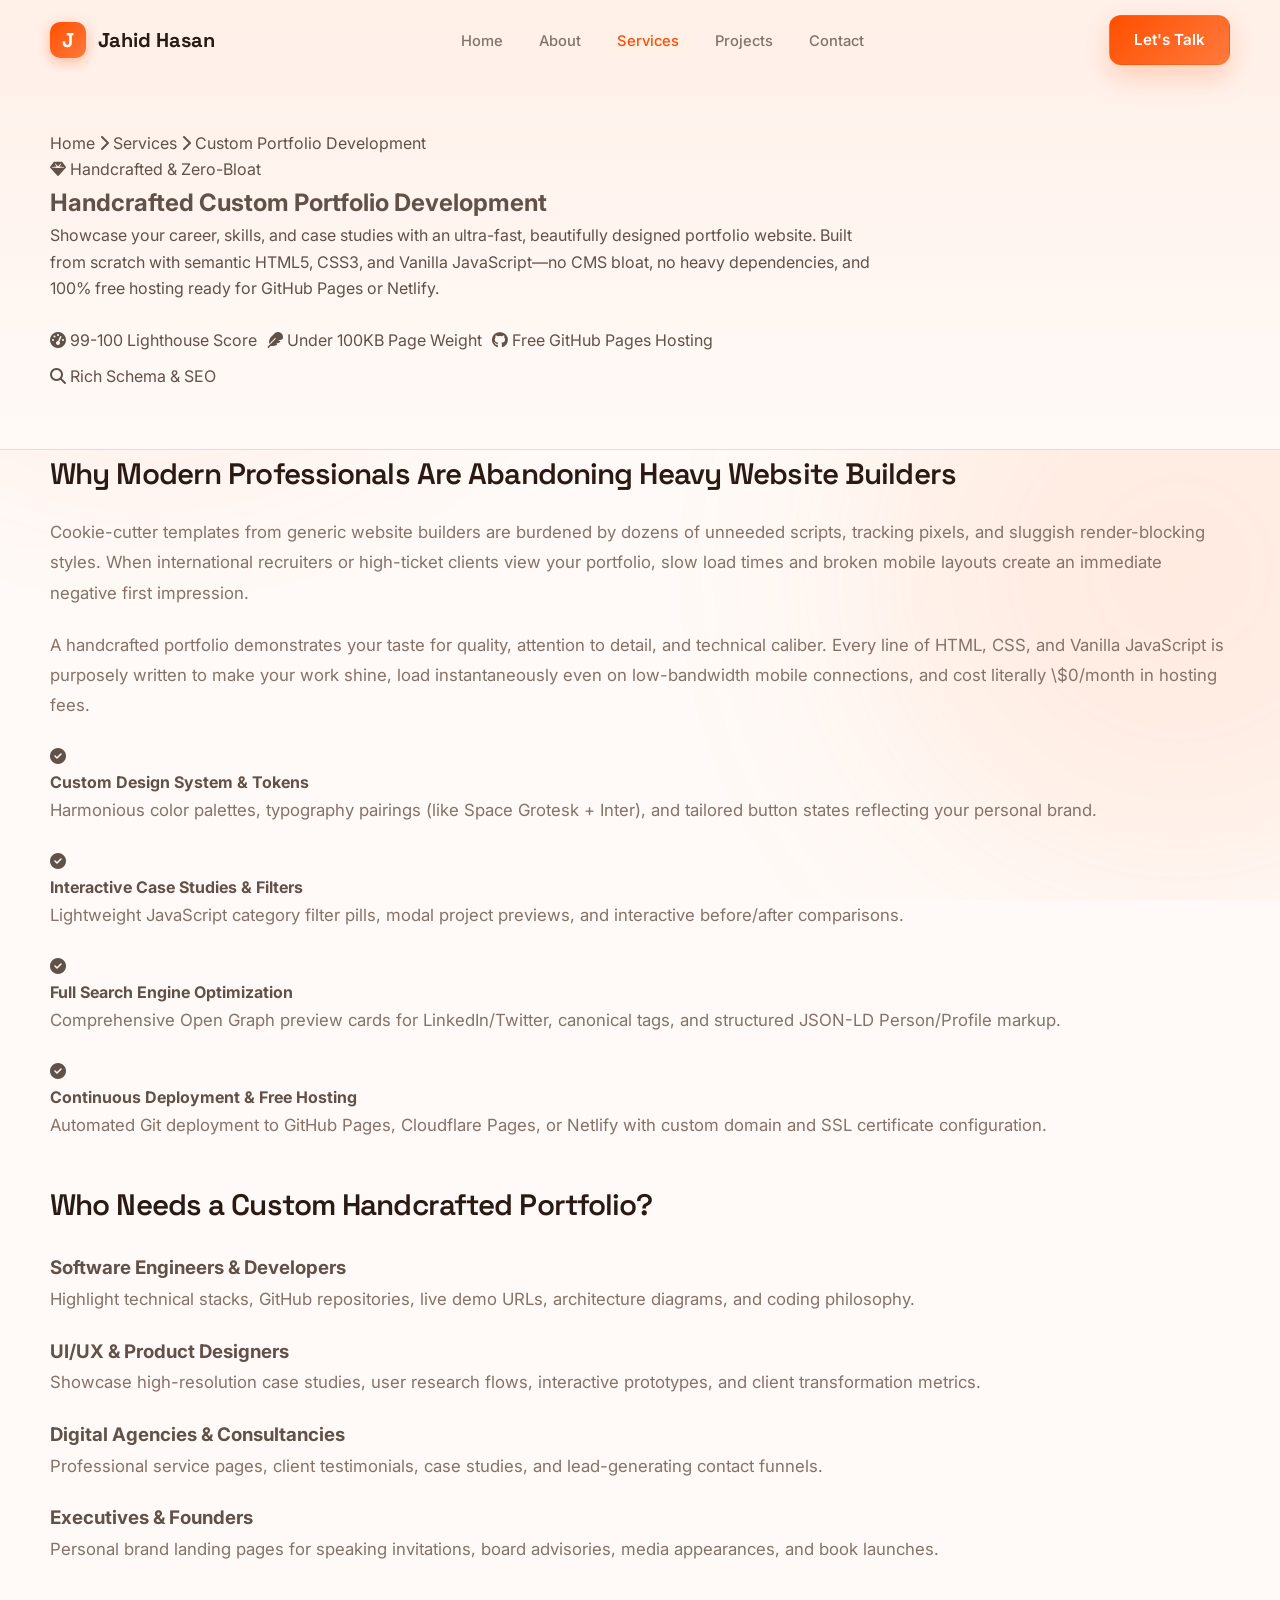
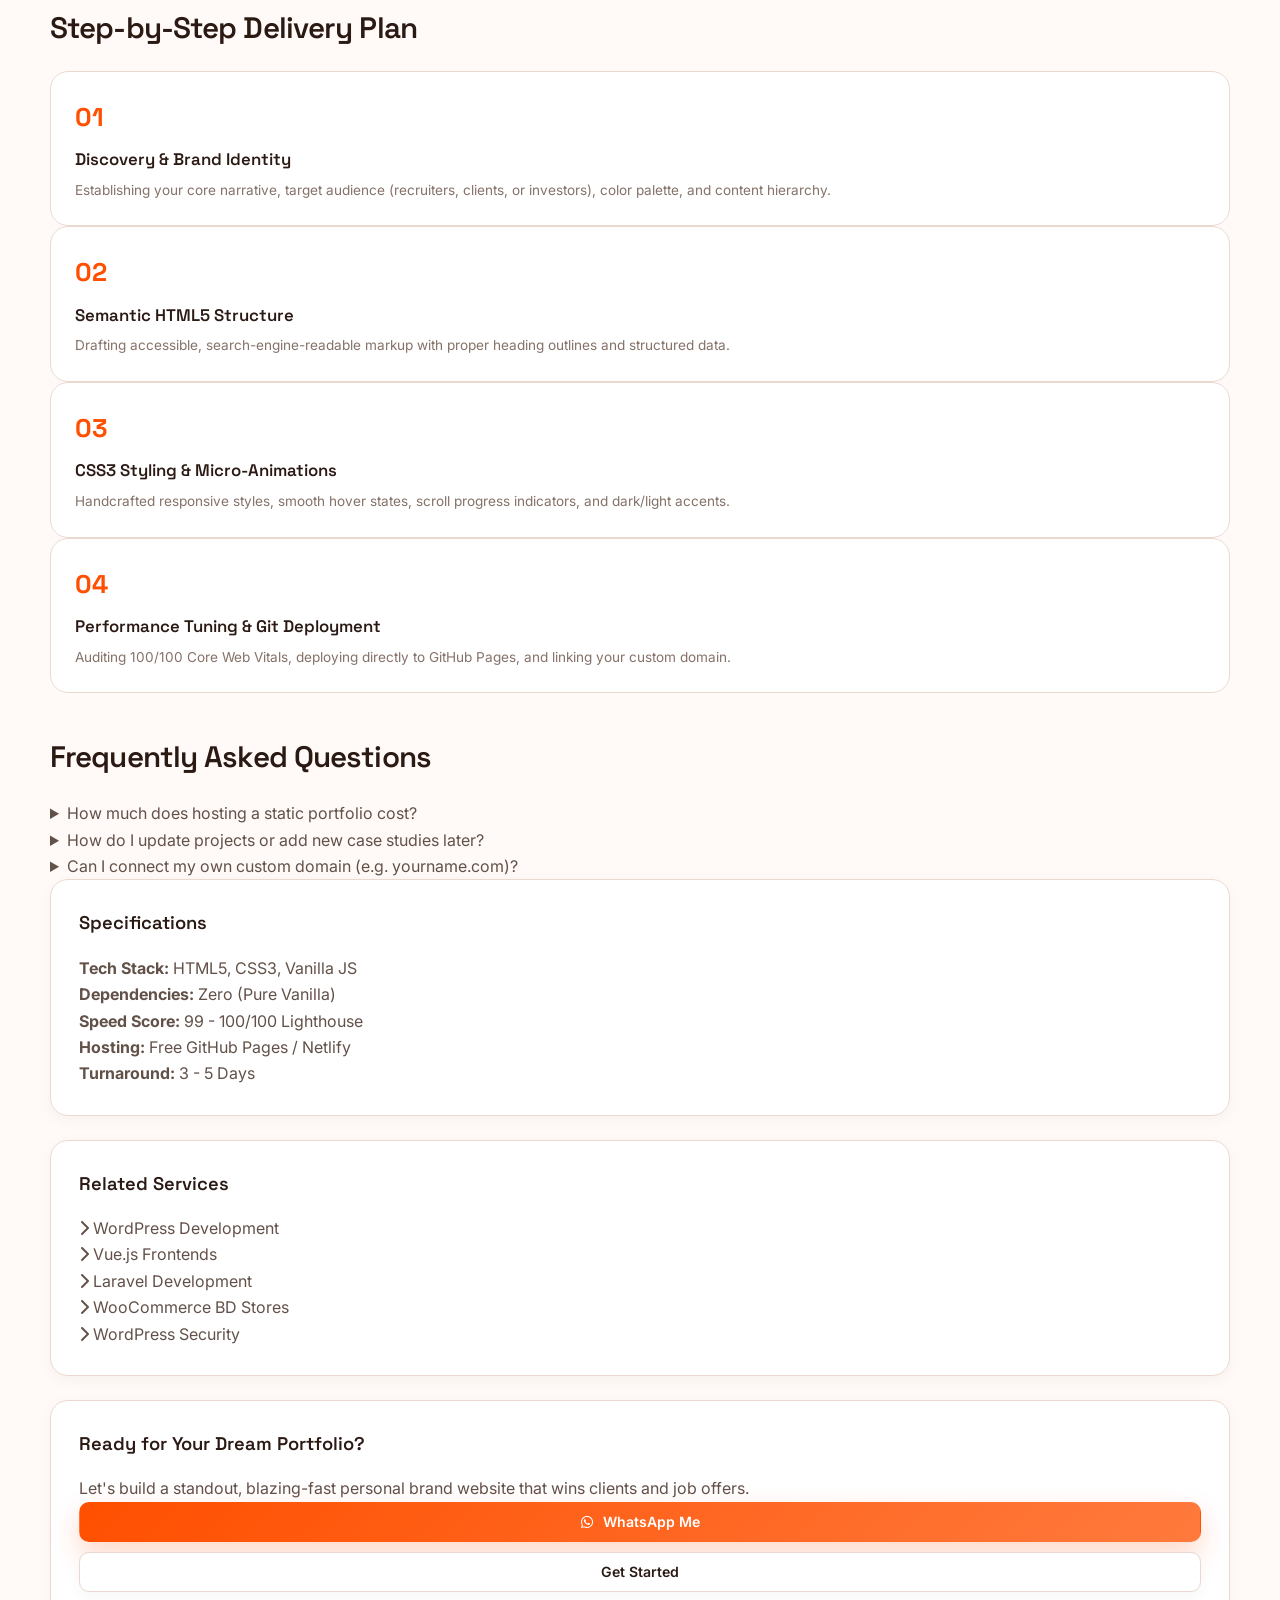
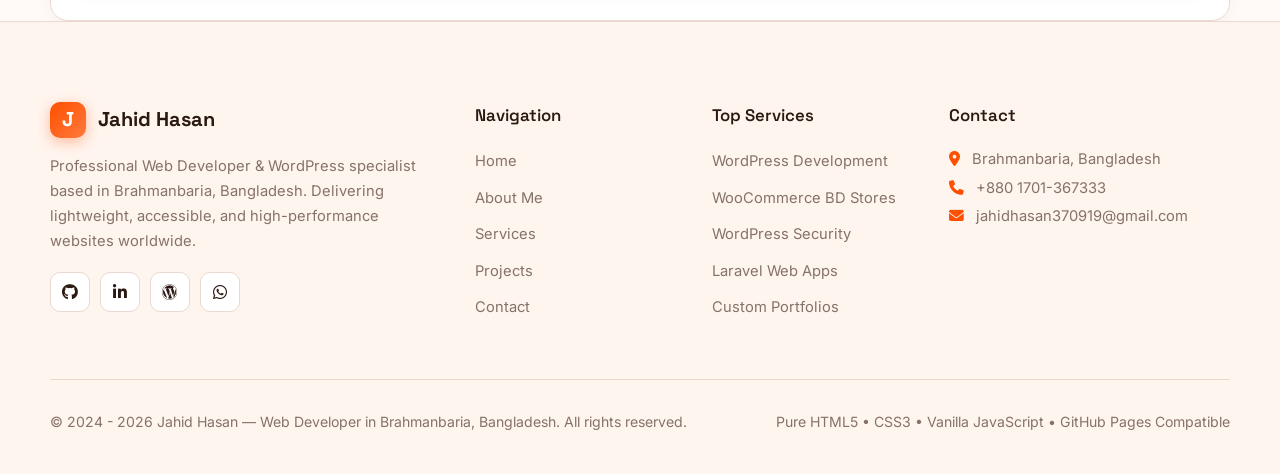
<file: services/custom-portfolio-development.html>
<!DOCTYPE html>
<html lang="en">

<head>
    <meta charset="UTF-8">
    <meta name="viewport" content="width=device-width, initial-scale=1.0">

    <title>Handcrafted Custom Portfolio Development — Jahid Hasan | Brahmanbaria, BD</title>

    <!-- SEO Meta Tags -->
    <meta name="description"
        content="Custom personal and agency portfolio website development by Jahid Hasan in Brahmanbaria, Bangladesh. Pure HTML5, CSS3, Vanilla JavaScript, zero-bloat, 100/100 Lighthouse score, and GitHub Pages deployment.">
    <meta name="keywords"
        content="Custom Portfolio Development Brahmanbaria, Web Developer Portfolio Bangladesh, Static Website Developer BD, HTML5 CSS3 Vanilla JS Portfolio, GitHub Pages Portfolio Hosting">
    <meta name="author" content="Jahid Hasan">
    <meta name="robots" content="index, follow, max-image-preview:large">
    <link rel="canonical" href="https://jahid-we.github.io/portfolio/services/custom-portfolio-development.html">

    <!-- Favicon & Theme Color -->
    <link rel="icon" type="image/svg+xml" href="../assets/icons/favicon.svg">
    <meta name="theme-color" content="#FF4F00">

    <!-- Geo / Local SEO Meta Tags (Brahmanbaria, Bangladesh) -->
    <meta name="geo.region" content="BD-15">
    <meta name="geo.placename" content="Brahmanbaria, Bangladesh">
    <meta name="geo.position" content="23.9608;91.1115">
    <meta name="ICBM" content="23.9608, 91.1115">

    <!-- Open Graph -->
    <meta property="og:type" content="article">
    <meta property="og:title" content="Handcrafted Custom Portfolio Development — Jahid Hasan">
    <meta property="og:description"
        content="Lightning-fast, accessible, and uniquely branded portfolio websites crafted with zero framework overhead.">
    <meta property="og:image" content="https://jahid-we.github.io/portfolio/assets/images/profile_portrait.jpg">
    <meta property="og:url" content="https://jahid-we.github.io/portfolio/services/custom-portfolio-development.html">
    <meta property="og:site_name" content="Jahid Hasan Portfolio">

    <!-- Twitter Card -->
    <meta name="twitter:card" content="summary_large_image">
    <meta name="twitter:title" content="Handcrafted Custom Portfolios — Jahid Hasan">
    <meta name="twitter:description" content="Ultra-fast, 100/100 Lighthouse score personal and agency portfolio websites.">
    <meta name="twitter:image" content="https://jahid-we.github.io/portfolio/assets/images/profile_portrait.jpg">

    <!-- Fonts & Icons -->
    <link rel="preconnect" href="https://fonts.googleapis.com">
    <link rel="preconnect" href="https://fonts.gstatic.com" crossorigin>
    <link
        href="https://fonts.googleapis.com/css2?family=Inter:wght@400;500;600;700&family=Space+Grotesk:wght@500;600;700&display=swap"
        rel="stylesheet">
    <link rel="stylesheet" href="https://cdnjs.cloudflare.com/ajax/libs/font-awesome/6.6.0/css/all.min.css">

    <!-- CSS -->
    <link rel="stylesheet" href="../assets/css/style.css">
    <link rel="stylesheet" href="../assets/css/responsive.css">
    <link rel="stylesheet" href="../assets/css/animations.css">

    <!-- JSON-LD -->
    <script type="application/ld+json">
    {
      "@context": "https://schema.org",
      "@graph": [
        {
          "@type": "Service",
          "name": "Custom Handcrafted Portfolio Development",
          "serviceType": "Static Website Development",
          "provider": {
            "@type": "Person",
            "name": "Jahid Hasan",
            "url": "https://jahid-we.github.io/portfolio/"
          },
          "areaServed": [
            { "@type": "City", "name": "Brahmanbaria" },
            { "@type": "Country", "name": "Bangladesh" },
            { "@type": "Place", "name": "Worldwide" }
          ],
          "description": "Zero-bloat, ultra-fast custom portfolios and showcase websites for software engineers, designers, executives, and agencies."
        },
        {
          "@type": "BreadcrumbList",
          "itemListElement": [
            { "@type": "ListItem", "position": 1, "name": "Home", "item": "https://jahid-we.github.io/portfolio/" },
            { "@type": "ListItem", "position": 2, "name": "Services", "item": "https://jahid-we.github.io/portfolio/services/" },
            { "@type": "ListItem", "position": 3, "name": "Custom Portfolio Development", "item": "https://jahid-we.github.io/portfolio/services/custom-portfolio-development.html" }
          ]
        }
      ]
    }
    </script>
</head>

<body>

    <div class="bg-decorations">
        <div class="glow glow-1"></div>
        <div class="glow glow-2"></div>
    </div>

    <div class="scroll-progress" id="scrollProgress"></div>

    <!-- HEADER -->
    <header class="header" id="header">
        <div class="container">
            <nav class="nav">
                <a href="../index.html" class="logo">
                    <span class="logo-mark">J</span>
                    Jahid Hasan
                </a>

                <ul class="nav-links" id="navLinks">
                    <li><a href="../index.html">Home</a></li>
                    <li><a href="../about.html">About</a></li>
                    <li><a href="index.html" class="active">Services</a></li>
                    <li><a href="../projects/">Projects</a></li>
                    <li><a href="../contact.html">Contact</a></li>
                </ul>

                <a href="../contact.html" class="btn btn-primary nav-cta">Let's Talk</a>

                <button class="menu-toggle" id="menuToggle" aria-label="Toggle navigation">
                    <i class="fa-solid fa-bars"></i>
                </button>
            </nav>
        </div>
    </header>

    <main>

        <!-- PAGE HERO -->
        <section class="section service-hero">
            <div class="container">
                <div class="breadcrumb">
                    <a href="../index.html">Home</a>
                    <span class="separator"><i class="fa-solid fa-chevron-right"></i></span>
                    <a href="index.html">Services</a>
                    <span class="separator"><i class="fa-solid fa-chevron-right"></i></span>
                    <span class="current">Custom Portfolio Development</span>
                </div>

                <div class="service-hero-content">
                    <span class="badge"><i class="fa-solid fa-gem"></i> Handcrafted & Zero-Bloat</span>
                    <h1 class="page-title">Handcrafted Custom Portfolio Development</h1>
                    <p class="hero-desc">
                        Showcase your career, skills, and case studies with an ultra-fast, beautifully designed portfolio website. Built from scratch with semantic HTML5, CSS3, and Vanilla JavaScript—no CMS bloat, no heavy dependencies, and 100% free hosting ready for GitHub Pages or Netlify.
                    </p>
                    <div class="service-meta-badges">
                        <span class="meta-item"><i class="fa-solid fa-gauge-high"></i> 99-100 Lighthouse Score</span>
                        <span class="meta-item"><i class="fa-solid fa-feather"></i> Under 100KB Page Weight</span>
                        <span class="meta-item"><i class="fa-brands fa-github"></i> Free GitHub Pages Hosting</span>
                        <span class="meta-item"><i class="fa-solid fa-magnifying-glass"></i> Rich Schema & SEO</span>
                    </div>
                </div>
            </div>
        </section>

        <!-- SERVICE DETAIL LAYOUT -->
        <section class="section service-detail-section">
            <div class="container">
                <div class="service-detail-grid">

                    <!-- MAIN CONTENT -->
                    <article class="service-main-content">
                        <h2>Why Modern Professionals Are Abandoning Heavy Website Builders</h2>
                        <p>
                            Cookie-cutter templates from generic website builders are burdened by dozens of unneeded scripts, tracking pixels, and sluggish render-blocking styles. When international recruiters or high-ticket clients view your portfolio, slow load times and broken mobile layouts create an immediate negative first impression.
                        </p>
                        <p>
                            A handcrafted portfolio demonstrates your taste for quality, attention to detail, and technical caliber. Every line of HTML, CSS, and Vanilla JavaScript is purposely written to make your work shine, load instantaneously even on low-bandwidth mobile connections, and cost literally \$0/month in hosting fees.
                        </p>

                        <div class="feature-checklist-grid">
                            <div class="checklist-item">
                                <i class="fa-solid fa-circle-check"></i>
                                <div>
                                    <h4>Custom Design System & Tokens</h4>
                                    <p>Harmonious color palettes, typography pairings (like Space Grotesk + Inter), and tailored button states reflecting your personal brand.</p>
                                </div>
                            </div>
                            <div class="checklist-item">
                                <i class="fa-solid fa-circle-check"></i>
                                <div>
                                    <h4>Interactive Case Studies & Filters</h4>
                                    <p>Lightweight JavaScript category filter pills, modal project previews, and interactive before/after comparisons.</p>
                                </div>
                            </div>
                            <div class="checklist-item">
                                <i class="fa-solid fa-circle-check"></i>
                                <div>
                                    <h4>Full Search Engine Optimization</h4>
                                    <p>Comprehensive Open Graph preview cards for LinkedIn/Twitter, canonical tags, and structured JSON-LD Person/Profile markup.</p>
                                </div>
                            </div>
                            <div class="checklist-item">
                                <i class="fa-solid fa-circle-check"></i>
                                <div>
                                    <h4>Continuous Deployment & Free Hosting</h4>
                                    <p>Automated Git deployment to GitHub Pages, Cloudflare Pages, or Netlify with custom domain and SSL certificate configuration.</p>
                                </div>
                            </div>
                        </div>

                        <h2>Who Needs a Custom Handcrafted Portfolio?</h2>
                        <div class="card-grid" style="margin-top: 24px; margin-bottom: 32px;">
                            <div class="card">
                                <h3>Software Engineers & Developers</h3>
                                <p>Highlight technical stacks, GitHub repositories, live demo URLs, architecture diagrams, and coding philosophy.</p>
                            </div>
                            <div class="card">
                                <h3>UI/UX & Product Designers</h3>
                                <p>Showcase high-resolution case studies, user research flows, interactive prototypes, and client transformation metrics.</p>
                            </div>
                            <div class="card">
                                <h3>Digital Agencies & Consultancies</h3>
                                <p>Professional service pages, client testimonials, case studies, and lead-generating contact funnels.</p>
                            </div>
                            <div class="card">
                                <h3>Executives & Founders</h3>
                                <p>Personal brand landing pages for speaking invitations, board advisories, media appearances, and book launches.</p>
                            </div>
                        </div>

                        <h2>Step-by-Step Delivery Plan</h2>
                        <ol class="process-steps">
                            <li class="process-step">
                                <div class="step-num">01</div>
                                <div class="step-body">
                                    <h4>Discovery & Brand Identity</h4>
                                    <p>Establishing your core narrative, target audience (recruiters, clients, or investors), color palette, and content hierarchy.</p>
                                </div>
                            </li>
                            <li class="process-step">
                                <div class="step-num">02</div>
                                <div class="step-body">
                                    <h4>Semantic HTML5 Structure</h4>
                                    <p>Drafting accessible, search-engine-readable markup with proper heading outlines and structured data.</p>
                                </div>
                            </li>
                            <li class="process-step">
                                <div class="step-num">03</div>
                                <div class="step-body">
                                    <h4>CSS3 Styling & Micro-Animations</h4>
                                    <p>Handcrafted responsive styles, smooth hover states, scroll progress indicators, and dark/light accents.</p>
                                </div>
                            </li>
                            <li class="process-step">
                                <div class="step-num">04</div>
                                <div class="step-body">
                                    <h4>Performance Tuning & Git Deployment</h4>
                                    <p>Auditing 100/100 Core Web Vitals, deploying directly to GitHub Pages, and linking your custom domain.</p>
                                </div>
                            </li>
                        </ol>

                        <h2>Frequently Asked Questions</h2>
                        <div class="faq-list">
                            <details class="faq-item">
                                <summary>How much does hosting a static portfolio cost?</summary>
                                <p>
                                    Hosting a static HTML/CSS/JavaScript website on GitHub Pages or Cloudflare Pages is 100% free forever with unlimited bandwidth, automatic SSL certificates (HTTPS), and zero maintenance requirements.
                                </p>
                            </details>
                            <details class="faq-item">
                                <summary>How do I update projects or add new case studies later?</summary>
                                <p>
                                    The HTML structure is clean, modular, and well-commented. Adding a new project is as simple as copying one project card block. Alternatively, I can provide a simple content guide or update it for you on request.
                                </p>
                            </details>
                            <details class="faq-item">
                                <summary>Can I connect my own custom domain (e.g. yourname.com)?</summary>
                                <p>
                                    Yes. I will configure your DNS records (CNAME and A records) so your custom domain points directly to your GitHub Pages repository with free SSL encryption.
                                </p>
                            </details>
                        </div>
                    </article>

                    <!-- SIDEBAR -->
                    <aside class="service-sidebar">
                        <div class="sidebar-card">
                            <h3>Specifications</h3>
                            <ul class="sidebar-list">
                                <li><strong>Tech Stack:</strong> HTML5, CSS3, Vanilla JS</li>
                                <li><strong>Dependencies:</strong> Zero (Pure Vanilla)</li>
                                <li><strong>Speed Score:</strong> 99 - 100/100 Lighthouse</li>
                                <li><strong>Hosting:</strong> Free GitHub Pages / Netlify</li>
                                <li><strong>Turnaround:</strong> 3 - 5 Days</li>
                            </ul>
                        </div>

                        <div class="sidebar-card">
                            <h3>Related Services</h3>
                            <ul class="sidebar-links">
                                <li><a href="wordpress-development.html"><i class="fa-solid fa-chevron-right"></i> WordPress Development</a></li>
                                <li><a href="vue-js-development.html"><i class="fa-solid fa-chevron-right"></i> Vue.js Frontends</a></li>
                                <li><a href="laravel-development.html"><i class="fa-solid fa-chevron-right"></i> Laravel Development</a></li>
                                <li><a href="woocommerce-development.html"><i class="fa-solid fa-chevron-right"></i> WooCommerce BD Stores</a></li>
                                <li><a href="wordpress-security.html"><i class="fa-solid fa-chevron-right"></i> WordPress Security</a></li>
                            </ul>
                        </div>

                        <div class="sidebar-card cta-card">
                            <h3>Ready for Your Dream Portfolio?</h3>
                            <p>
                                Let's build a standout, blazing-fast personal brand website that wins clients and job offers.
                            </p>
                            <a href="https://wa.me/8801701367333" target="_blank" rel="noopener" class="btn btn-primary btn-sm" style="width: 100%; margin-bottom: 10px;">
                                <i class="fa-brands fa-whatsapp"></i> WhatsApp Me
                            </a>
                            <a href="../contact.html" class="btn btn-secondary btn-sm" style="width: 100%;">
                                Get Started
                            </a>
                        </div>
                    </aside>
                </div>
            </div>
        </section>

    </main>

    <!-- FOOTER -->
    <footer class="footer">
        <div class="container">
            <div class="footer-grid">
                <div class="footer-col">
                    <a href="../index.html" class="logo" style="margin-bottom: 16px;">
                        <span class="logo-mark">J</span>
                        Jahid Hasan
                    </a>
                    <p>
                        Professional Web Developer & WordPress specialist based in Brahmanbaria, Bangladesh. Delivering lightweight, accessible, and high-performance websites worldwide.
                    </p>
                    <div class="social-links">
                        <a href="https://github.com/jahid-we" target="_blank" rel="noopener" class="social-link" aria-label="GitHub"><i class="fa-brands fa-github"></i></a>
                        <a href="https://www.linkedin.com/in/jahid-hasan-6891123a8" target="_blank" rel="noopener" class="social-link" aria-label="LinkedIn"><i class="fa-brands fa-linkedin-in"></i></a>
                        <a href="https://profiles.wordpress.org/jahidzendforce/" target="_blank" rel="noopener" class="social-link" aria-label="WordPress"><i class="fa-brands fa-wordpress"></i></a>
                        <a href="https://wa.me/8801701367333" target="_blank" rel="noopener" class="social-link" aria-label="WhatsApp"><i class="fa-brands fa-whatsapp"></i></a>
                    </div>
                </div>

                <div class="footer-col">
                    <h4>Navigation</h4>
                    <ul>
                        <li><a href="../index.html">Home</a></li>
                        <li><a href="../about.html">About Me</a></li>
                        <li><a href="index.html">Services</a></li>
                        <li><a href="../projects/">Projects</a></li>
                        <li><a href="../contact.html">Contact</a></li>
                    </ul>
                </div>

                <div class="footer-col">
                    <h4>Top Services</h4>
                    <ul>
                        <li><a href="wordpress-development.html">WordPress Development</a></li>
                        <li><a href="woocommerce-development.html">WooCommerce BD Stores</a></li>
                        <li><a href="wordpress-security.html">WordPress Security</a></li>
                        <li><a href="laravel-development.html">Laravel Web Apps</a></li>
                        <li><a href="custom-portfolio-development.html">Custom Portfolios</a></li>
                    </ul>
                </div>

                <div class="footer-col">
                    <h4>Contact</h4>
                    <p>
                        <i class="fa-solid fa-location-dot" style="color: var(--primary); margin-right: 8px;"></i>
                        Brahmanbaria, Bangladesh<br>
                        <i class="fa-solid fa-phone" style="color: var(--primary); margin-right: 8px; margin-top: 8px;"></i>
                        +880 1701-367333<br>
                        <i class="fa-solid fa-envelope" style="color: var(--primary); margin-right: 8px; margin-top: 8px;"></i>
                        jahidhasan370919@gmail.com
                    </p>
                </div>
            </div>

            <div class="footer-bottom">
                <p>© 2024 - <span class="current-year">2026</span> Jahid Hasan — Web Developer in Brahmanbaria, Bangladesh. All rights reserved.</p>
                <p>Pure HTML5 • CSS3 • Vanilla JavaScript • GitHub Pages Compatible</p>
            </div>
        </div>
    </footer>

    <script src="../assets/js/main.js"></script>
    <script src="../assets/js/components.js"></script>

</body>

</html>
</file>
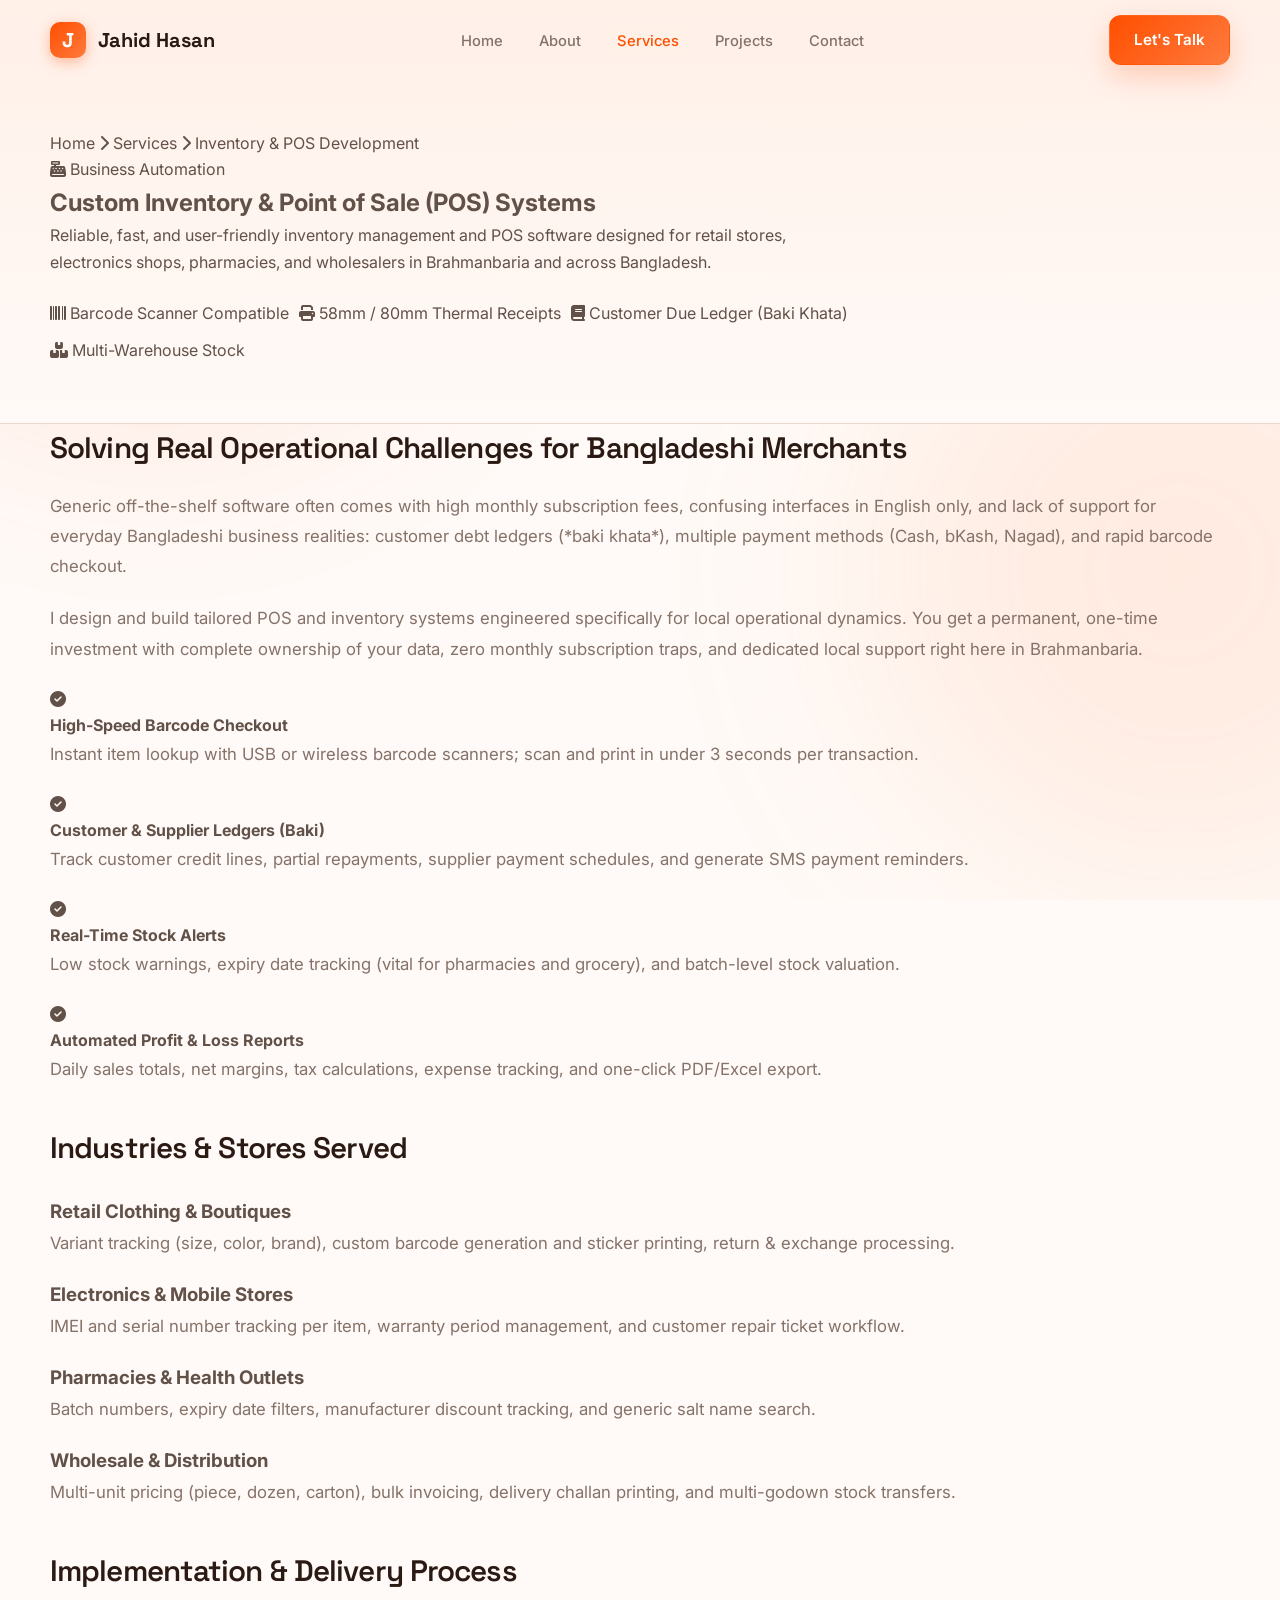
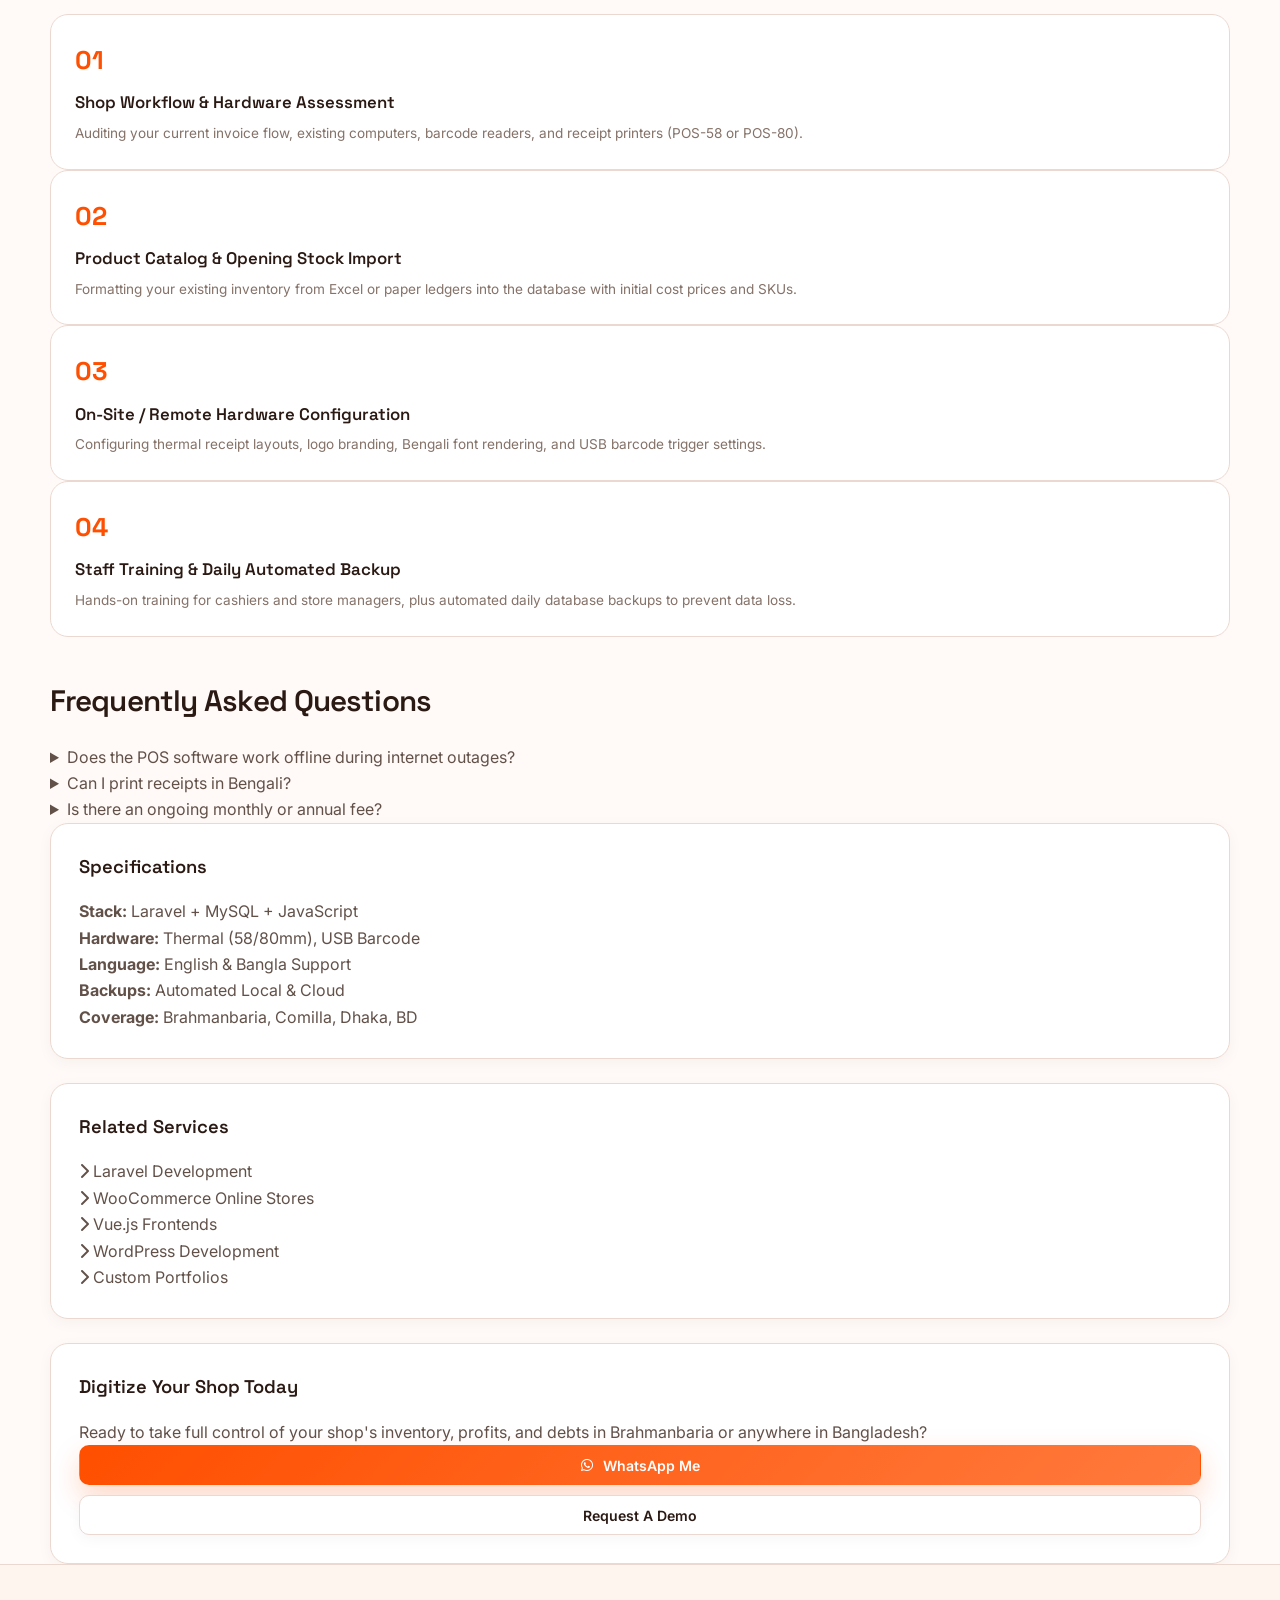
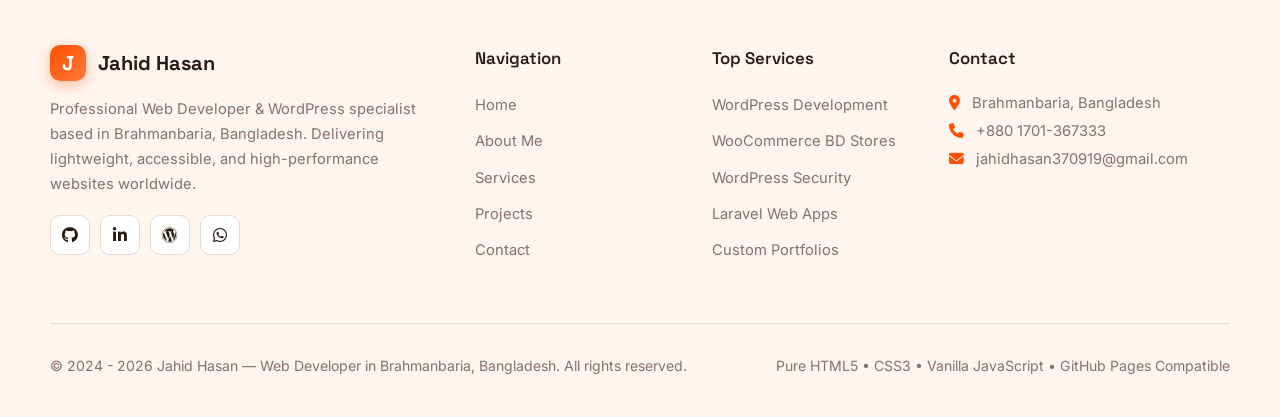
<file: services/inventory-pos-development.html>
<!DOCTYPE html>
<html lang="en">

<head>
    <meta charset="UTF-8">
    <meta name="viewport" content="width=device-width, initial-scale=1.0">

    <title>Custom Inventory & POS Software Development — Jahid Hasan | Brahmanbaria, BD</title>

    <!-- SEO Meta Tags -->
    <meta name="description"
        content="Custom Point of Sale (POS) and inventory management software development by Jahid Hasan in Brahmanbaria, Bangladesh. Barcode scanning, thermal printing, customer credit ledger, multi-branch stock tracking.">
    <meta name="keywords"
        content="POS Software Brahmanbaria, Inventory Software Bangladesh, Custom POS Developer BD, Retail Shop POS Software, Wholesale Stock Management BD, Barcode POS Developer Bangladesh">
    <meta name="author" content="Jahid Hasan">
    <meta name="robots" content="index, follow, max-image-preview:large">
    <link rel="canonical" href="https://jahid-we.github.io/portfolio/services/inventory-pos-development.html">

    <!-- Favicon & Theme Color -->
    <link rel="icon" type="image/svg+xml" href="../assets/icons/favicon.svg">
    <meta name="theme-color" content="#FF4F00">

    <!-- Geo / Local SEO Meta Tags (Brahmanbaria, Bangladesh) -->
    <meta name="geo.region" content="BD-15">
    <meta name="geo.placename" content="Brahmanbaria, Bangladesh">
    <meta name="geo.position" content="23.9608;91.1115">
    <meta name="ICBM" content="23.9608, 91.1115">

    <!-- Open Graph -->
    <meta property="og:type" content="article">
    <meta property="og:title" content="Custom Inventory & POS Software Development — Jahid Hasan">
    <meta property="og:description"
        content="Affordable, robust, and offline-resilient POS & inventory management software engineered for retail and wholesale businesses in Bangladesh.">
    <meta property="og:image" content="https://jahid-we.github.io/portfolio/assets/images/profile_portrait.jpg">
    <meta property="og:url" content="https://jahid-we.github.io/portfolio/services/inventory-pos-development.html">
    <meta property="og:site_name" content="Jahid Hasan Portfolio">

    <!-- Twitter Card -->
    <meta name="twitter:card" content="summary_large_image">
    <meta name="twitter:title" content="Custom Inventory & POS Software — Jahid Hasan">
    <meta name="twitter:description" content="Retail and wholesale POS systems with barcode scanning and thermal receipts in Brahmanbaria, BD.">
    <meta name="twitter:image" content="https://jahid-we.github.io/portfolio/assets/images/profile_portrait.jpg">

    <!-- Fonts & Icons -->
    <link rel="preconnect" href="https://fonts.googleapis.com">
    <link rel="preconnect" href="https://fonts.gstatic.com" crossorigin>
    <link
        href="https://fonts.googleapis.com/css2?family=Inter:wght@400;500;600;700&family=Space+Grotesk:wght@500;600;700&display=swap"
        rel="stylesheet">
    <link rel="stylesheet" href="https://cdnjs.cloudflare.com/ajax/libs/font-awesome/6.6.0/css/all.min.css">

    <!-- CSS -->
    <link rel="stylesheet" href="../assets/css/style.css">
    <link rel="stylesheet" href="../assets/css/responsive.css">
    <link rel="stylesheet" href="../assets/css/animations.css">

    <!-- JSON-LD -->
    <script type="application/ld+json">
    {
      "@context": "https://schema.org",
      "@graph": [
        {
          "@type": "Service",
          "name": "Custom Inventory & Point of Sale (POS) Software",
          "serviceType": "POS & Inventory Software Development",
          "provider": {
            "@type": "Person",
            "name": "Jahid Hasan",
            "url": "https://jahid-we.github.io/portfolio/"
          },
          "areaServed": [
            { "@type": "City", "name": "Brahmanbaria" },
            { "@type": "Country", "name": "Bangladesh" },
            { "@type": "Place", "name": "Worldwide" }
          ],
          "description": "Tailored retail and wholesale POS systems with barcode scanning, thermal printing, customer ledger (baki), stock alerts, and automated accounting for Bangladeshi businesses."
        },
        {
          "@type": "BreadcrumbList",
          "itemListElement": [
            { "@type": "ListItem", "position": 1, "name": "Home", "item": "https://jahid-we.github.io/portfolio/" },
            { "@type": "ListItem", "position": 2, "name": "Services", "item": "https://jahid-we.github.io/portfolio/services/" },
            { "@type": "ListItem", "position": 3, "name": "Inventory & POS", "item": "https://jahid-we.github.io/portfolio/services/inventory-pos-development.html" }
          ]
        }
      ]
    }
    </script>
</head>

<body>

    <div class="bg-decorations">
        <div class="glow glow-1"></div>
        <div class="glow glow-2"></div>
    </div>

    <div class="scroll-progress" id="scrollProgress"></div>

    <!-- HEADER -->
    <header class="header" id="header">
        <div class="container">
            <nav class="nav">
                <a href="../index.html" class="logo">
                    <span class="logo-mark">J</span>
                    Jahid Hasan
                </a>

                <ul class="nav-links" id="navLinks">
                    <li><a href="../index.html">Home</a></li>
                    <li><a href="../about.html">About</a></li>
                    <li><a href="index.html" class="active">Services</a></li>
                    <li><a href="../projects/">Projects</a></li>
                    <li><a href="../contact.html">Contact</a></li>
                </ul>

                <a href="../contact.html" class="btn btn-primary nav-cta">Let's Talk</a>

                <button class="menu-toggle" id="menuToggle" aria-label="Toggle navigation">
                    <i class="fa-solid fa-bars"></i>
                </button>
            </nav>
        </div>
    </header>

    <main>

        <!-- PAGE HERO -->
        <section class="section service-hero">
            <div class="container">
                <div class="breadcrumb">
                    <a href="../index.html">Home</a>
                    <span class="separator"><i class="fa-solid fa-chevron-right"></i></span>
                    <a href="index.html">Services</a>
                    <span class="separator"><i class="fa-solid fa-chevron-right"></i></span>
                    <span class="current">Inventory & POS Development</span>
                </div>

                <div class="service-hero-content">
                    <span class="badge"><i class="fa-solid fa-cash-register"></i> Business Automation</span>
                    <h1 class="page-title">Custom Inventory & Point of Sale (POS) Systems</h1>
                    <p class="hero-desc">
                        Reliable, fast, and user-friendly inventory management and POS software designed for retail stores, electronics shops, pharmacies, and wholesalers in Brahmanbaria and across Bangladesh.
                    </p>
                    <div class="service-meta-badges">
                        <span class="meta-item"><i class="fa-solid fa-barcode"></i> Barcode Scanner Compatible</span>
                        <span class="meta-item"><i class="fa-solid fa-print"></i> 58mm / 80mm Thermal Receipts</span>
                        <span class="meta-item"><i class="fa-solid fa-book"></i> Customer Due Ledger (Baki Khata)</span>
                        <span class="meta-item"><i class="fa-solid fa-boxes-stacked"></i> Multi-Warehouse Stock</span>
                    </div>
                </div>
            </div>
        </section>

        <!-- SERVICE DETAIL LAYOUT -->
        <section class="section service-detail-section">
            <div class="container">
                <div class="service-detail-grid">

                    <!-- MAIN CONTENT -->
                    <article class="service-main-content">
                        <h2>Solving Real Operational Challenges for Bangladeshi Merchants</h2>
                        <p>
                            Generic off-the-shelf software often comes with high monthly subscription fees, confusing interfaces in English only, and lack of support for everyday Bangladeshi business realities: customer debt ledgers (*baki khata*), multiple payment methods (Cash, bKash, Nagad), and rapid barcode checkout.
                        </p>
                        <p>
                            I design and build tailored POS and inventory systems engineered specifically for local operational dynamics. You get a permanent, one-time investment with complete ownership of your data, zero monthly subscription traps, and dedicated local support right here in Brahmanbaria.
                        </p>

                        <div class="feature-checklist-grid">
                            <div class="checklist-item">
                                <i class="fa-solid fa-circle-check"></i>
                                <div>
                                    <h4>High-Speed Barcode Checkout</h4>
                                    <p>Instant item lookup with USB or wireless barcode scanners; scan and print in under 3 seconds per transaction.</p>
                                </div>
                            </div>
                            <div class="checklist-item">
                                <i class="fa-solid fa-circle-check"></i>
                                <div>
                                    <h4>Customer & Supplier Ledgers (Baki)</h4>
                                    <p>Track customer credit lines, partial repayments, supplier payment schedules, and generate SMS payment reminders.</p>
                                </div>
                            </div>
                            <div class="checklist-item">
                                <i class="fa-solid fa-circle-check"></i>
                                <div>
                                    <h4>Real-Time Stock Alerts</h4>
                                    <p>Low stock warnings, expiry date tracking (vital for pharmacies and grocery), and batch-level stock valuation.</p>
                                </div>
                            </div>
                            <div class="checklist-item">
                                <i class="fa-solid fa-circle-check"></i>
                                <div>
                                    <h4>Automated Profit & Loss Reports</h4>
                                    <p>Daily sales totals, net margins, tax calculations, expense tracking, and one-click PDF/Excel export.</p>
                                </div>
                            </div>
                        </div>

                        <h2>Industries & Stores Served</h2>
                        <div class="card-grid" style="margin-top: 24px; margin-bottom: 32px;">
                            <div class="card">
                                <h3>Retail Clothing & Boutiques</h3>
                                <p>Variant tracking (size, color, brand), custom barcode generation and sticker printing, return & exchange processing.</p>
                            </div>
                            <div class="card">
                                <h3>Electronics & Mobile Stores</h3>
                                <p>IMEI and serial number tracking per item, warranty period management, and customer repair ticket workflow.</p>
                            </div>
                            <div class="card">
                                <h3>Pharmacies & Health Outlets</h3>
                                <p>Batch numbers, expiry date filters, manufacturer discount tracking, and generic salt name search.</p>
                            </div>
                            <div class="card">
                                <h3>Wholesale & Distribution</h3>
                                <p>Multi-unit pricing (piece, dozen, carton), bulk invoicing, delivery challan printing, and multi-godown stock transfers.</p>
                            </div>
                        </div>

                        <h2>Implementation & Delivery Process</h2>
                        <ol class="process-steps">
                            <li class="process-step">
                                <div class="step-num">01</div>
                                <div class="step-body">
                                    <h4>Shop Workflow & Hardware Assessment</h4>
                                    <p>Auditing your current invoice flow, existing computers, barcode readers, and receipt printers (POS-58 or POS-80).</p>
                                </div>
                            </li>
                            <li class="process-step">
                                <div class="step-num">02</div>
                                <div class="step-body">
                                    <h4>Product Catalog & Opening Stock Import</h4>
                                    <p>Formatting your existing inventory from Excel or paper ledgers into the database with initial cost prices and SKUs.</p>
                                </div>
                            </li>
                            <li class="process-step">
                                <div class="step-num">03</div>
                                <div class="step-body">
                                    <h4>On-Site / Remote Hardware Configuration</h4>
                                    <p>Configuring thermal receipt layouts, logo branding, Bengali font rendering, and USB barcode trigger settings.</p>
                                </div>
                            </li>
                            <li class="process-step">
                                <div class="step-num">04</div>
                                <div class="step-body">
                                    <h4>Staff Training & Daily Automated Backup</h4>
                                    <p>Hands-on training for cashiers and store managers, plus automated daily database backups to prevent data loss.</p>
                                </div>
                            </li>
                        </ol>

                        <h2>Frequently Asked Questions</h2>
                        <div class="faq-list">
                            <details class="faq-item">
                                <summary>Does the POS software work offline during internet outages?</summary>
                                <p>
                                    Yes. For retail stores with unstable internet, I can deploy a local offline-first setup running on your shop computer (LAN network) that syncs data automatically when internet reconnects.
                                </p>
                            </details>
                            <details class="faq-item">
                                <summary>Can I print receipts in Bengali?</summary>
                                <p>
                                    Yes. Thermal invoice templates can be customized with Bangla text, item names, shop addresses, and custom footers (e.g. *বিক্রিত মাল ফেরত নেওয়া হয় না*).
                                </p>
                            </details>
                            <details class="faq-item">
                                <summary>Is there an ongoing monthly or annual fee?</summary>
                                <p>
                                    No mandatory monthly subscriptions. When I build or deploy your customized system, you own the installation and data. You only pay for any future feature expansions or server hosting if you choose a cloud version.
                                </p>
                            </details>
                        </div>
                    </article>

                    <!-- SIDEBAR -->
                    <aside class="service-sidebar">
                        <div class="sidebar-card">
                            <h3>Specifications</h3>
                            <ul class="sidebar-list">
                                <li><strong>Stack:</strong> Laravel + MySQL + JavaScript</li>
                                <li><strong>Hardware:</strong> Thermal (58/80mm), USB Barcode</li>
                                <li><strong>Language:</strong> English & Bangla Support</li>
                                <li><strong>Backups:</strong> Automated Local & Cloud</li>
                                <li><strong>Coverage:</strong> Brahmanbaria, Comilla, Dhaka, BD</li>
                            </ul>
                        </div>

                        <div class="sidebar-card">
                            <h3>Related Services</h3>
                            <ul class="sidebar-links">
                                <li><a href="laravel-development.html"><i class="fa-solid fa-chevron-right"></i> Laravel Development</a></li>
                                <li><a href="woocommerce-development.html"><i class="fa-solid fa-chevron-right"></i> WooCommerce Online Stores</a></li>
                                <li><a href="vue-js-development.html"><i class="fa-solid fa-chevron-right"></i> Vue.js Frontends</a></li>
                                <li><a href="wordpress-development.html"><i class="fa-solid fa-chevron-right"></i> WordPress Development</a></li>
                                <li><a href="custom-portfolio-development.html"><i class="fa-solid fa-chevron-right"></i> Custom Portfolios</a></li>
                            </ul>
                        </div>

                        <div class="sidebar-card cta-card">
                            <h3>Digitize Your Shop Today</h3>
                            <p>
                                Ready to take full control of your shop's inventory, profits, and debts in Brahmanbaria or anywhere in Bangladesh?
                            </p>
                            <a href="https://wa.me/8801701367333" target="_blank" rel="noopener" class="btn btn-primary btn-sm" style="width: 100%; margin-bottom: 10px;">
                                <i class="fa-brands fa-whatsapp"></i> WhatsApp Me
                            </a>
                            <a href="../contact.html" class="btn btn-secondary btn-sm" style="width: 100%;">
                                Request A Demo
                            </a>
                        </div>
                    </aside>
                </div>
            </div>
        </section>

    </main>

    <!-- FOOTER -->
    <footer class="footer">
        <div class="container">
            <div class="footer-grid">
                <div class="footer-col">
                    <a href="../index.html" class="logo" style="margin-bottom: 16px;">
                        <span class="logo-mark">J</span>
                        Jahid Hasan
                    </a>
                    <p>
                        Professional Web Developer & WordPress specialist based in Brahmanbaria, Bangladesh. Delivering lightweight, accessible, and high-performance websites worldwide.
                    </p>
                    <div class="social-links">
                        <a href="https://github.com/jahid-we" target="_blank" rel="noopener" class="social-link" aria-label="GitHub"><i class="fa-brands fa-github"></i></a>
                        <a href="https://www.linkedin.com/in/jahid-hasan-6891123a8" target="_blank" rel="noopener" class="social-link" aria-label="LinkedIn"><i class="fa-brands fa-linkedin-in"></i></a>
                        <a href="https://profiles.wordpress.org/jahidzendforce/" target="_blank" rel="noopener" class="social-link" aria-label="WordPress"><i class="fa-brands fa-wordpress"></i></a>
                        <a href="https://wa.me/8801701367333" target="_blank" rel="noopener" class="social-link" aria-label="WhatsApp"><i class="fa-brands fa-whatsapp"></i></a>
                    </div>
                </div>

                <div class="footer-col">
                    <h4>Navigation</h4>
                    <ul>
                        <li><a href="../index.html">Home</a></li>
                        <li><a href="../about.html">About Me</a></li>
                        <li><a href="index.html">Services</a></li>
                        <li><a href="../projects/">Projects</a></li>
                        <li><a href="../contact.html">Contact</a></li>
                    </ul>
                </div>

                <div class="footer-col">
                    <h4>Top Services</h4>
                    <ul>
                        <li><a href="wordpress-development.html">WordPress Development</a></li>
                        <li><a href="woocommerce-development.html">WooCommerce BD Stores</a></li>
                        <li><a href="wordpress-security.html">WordPress Security</a></li>
                        <li><a href="laravel-development.html">Laravel Web Apps</a></li>
                        <li><a href="custom-portfolio-development.html">Custom Portfolios</a></li>
                    </ul>
                </div>

                <div class="footer-col">
                    <h4>Contact</h4>
                    <p>
                        <i class="fa-solid fa-location-dot" style="color: var(--primary); margin-right: 8px;"></i>
                        Brahmanbaria, Bangladesh<br>
                        <i class="fa-solid fa-phone" style="color: var(--primary); margin-right: 8px; margin-top: 8px;"></i>
                        +880 1701-367333<br>
                        <i class="fa-solid fa-envelope" style="color: var(--primary); margin-right: 8px; margin-top: 8px;"></i>
                        jahidhasan370919@gmail.com
                    </p>
                </div>
            </div>

            <div class="footer-bottom">
                <p>© 2024 - <span class="current-year">2026</span> Jahid Hasan — Web Developer in Brahmanbaria, Bangladesh. All rights reserved.</p>
                <p>Pure HTML5 • CSS3 • Vanilla JavaScript • GitHub Pages Compatible</p>
            </div>
        </div>
    </footer>

    <script src="../assets/js/main.js"></script>
    <script src="../assets/js/components.js"></script>

</body>

</html>
</file>
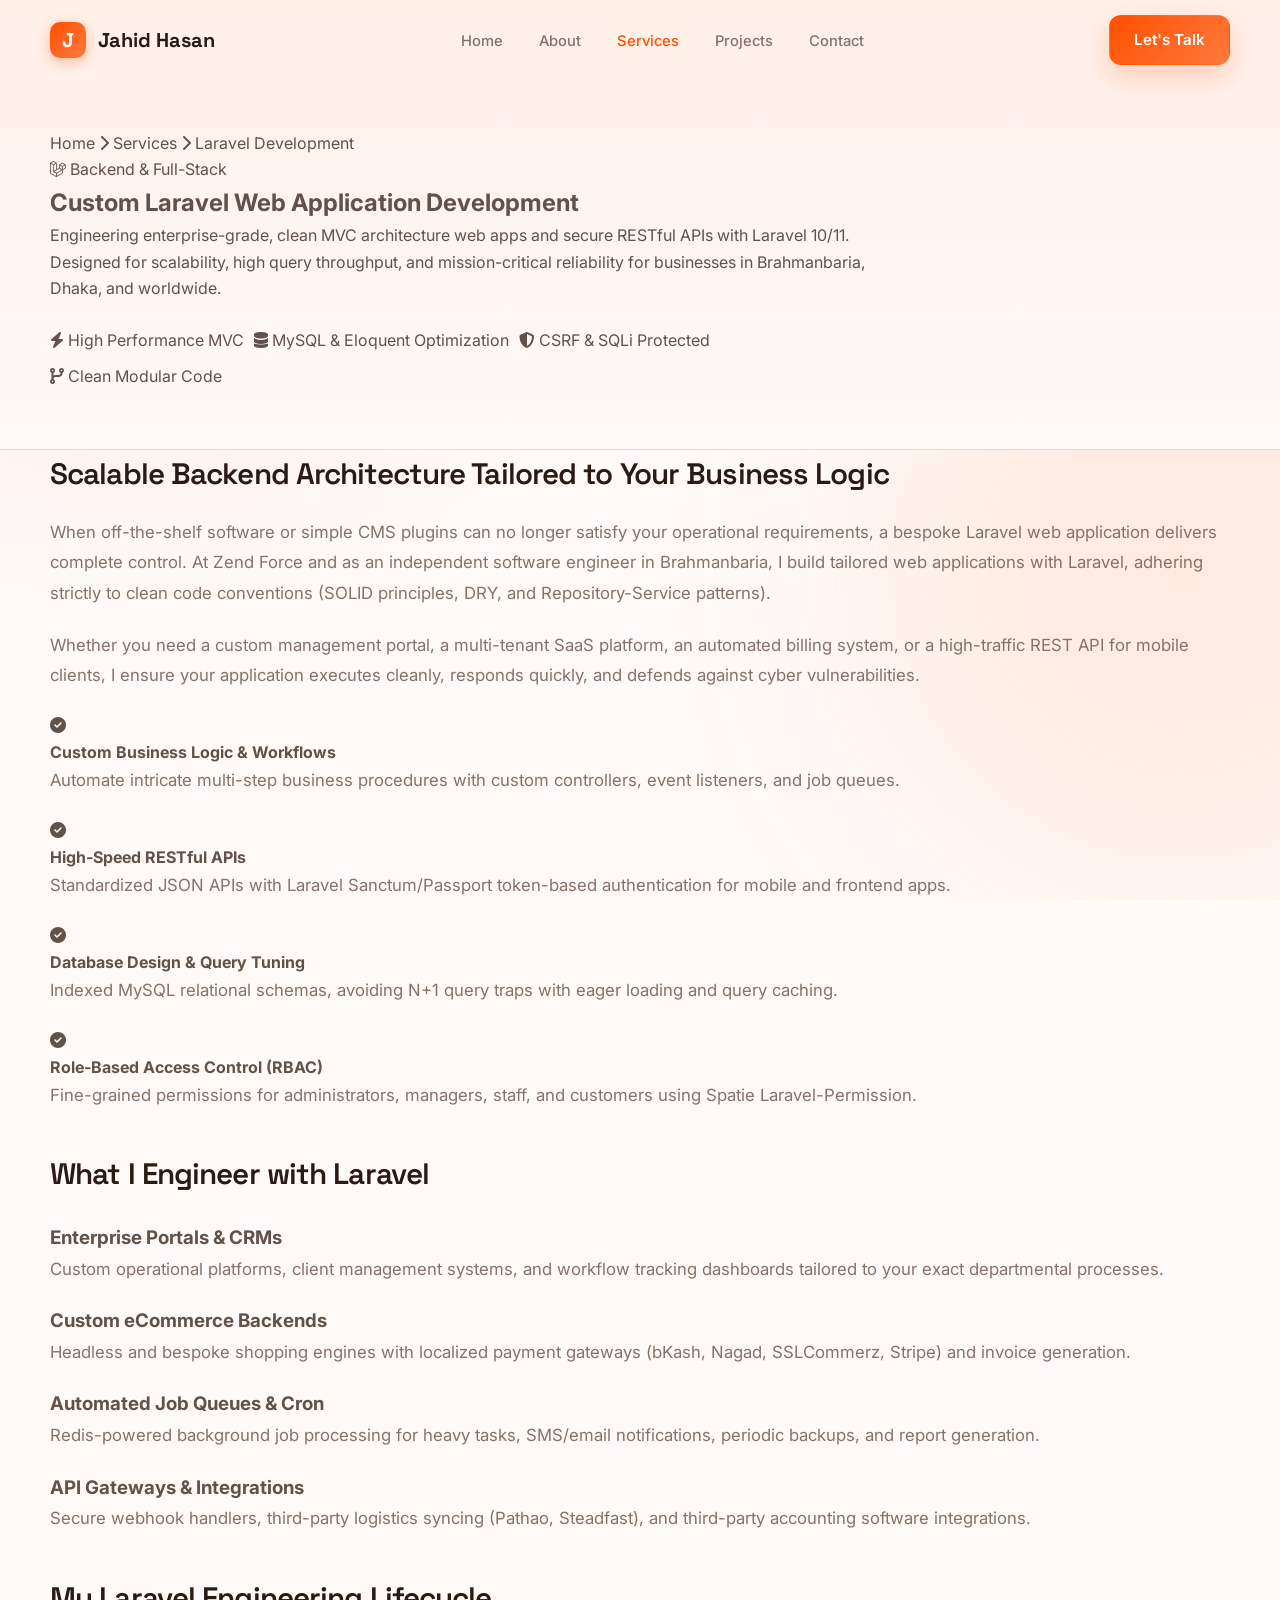
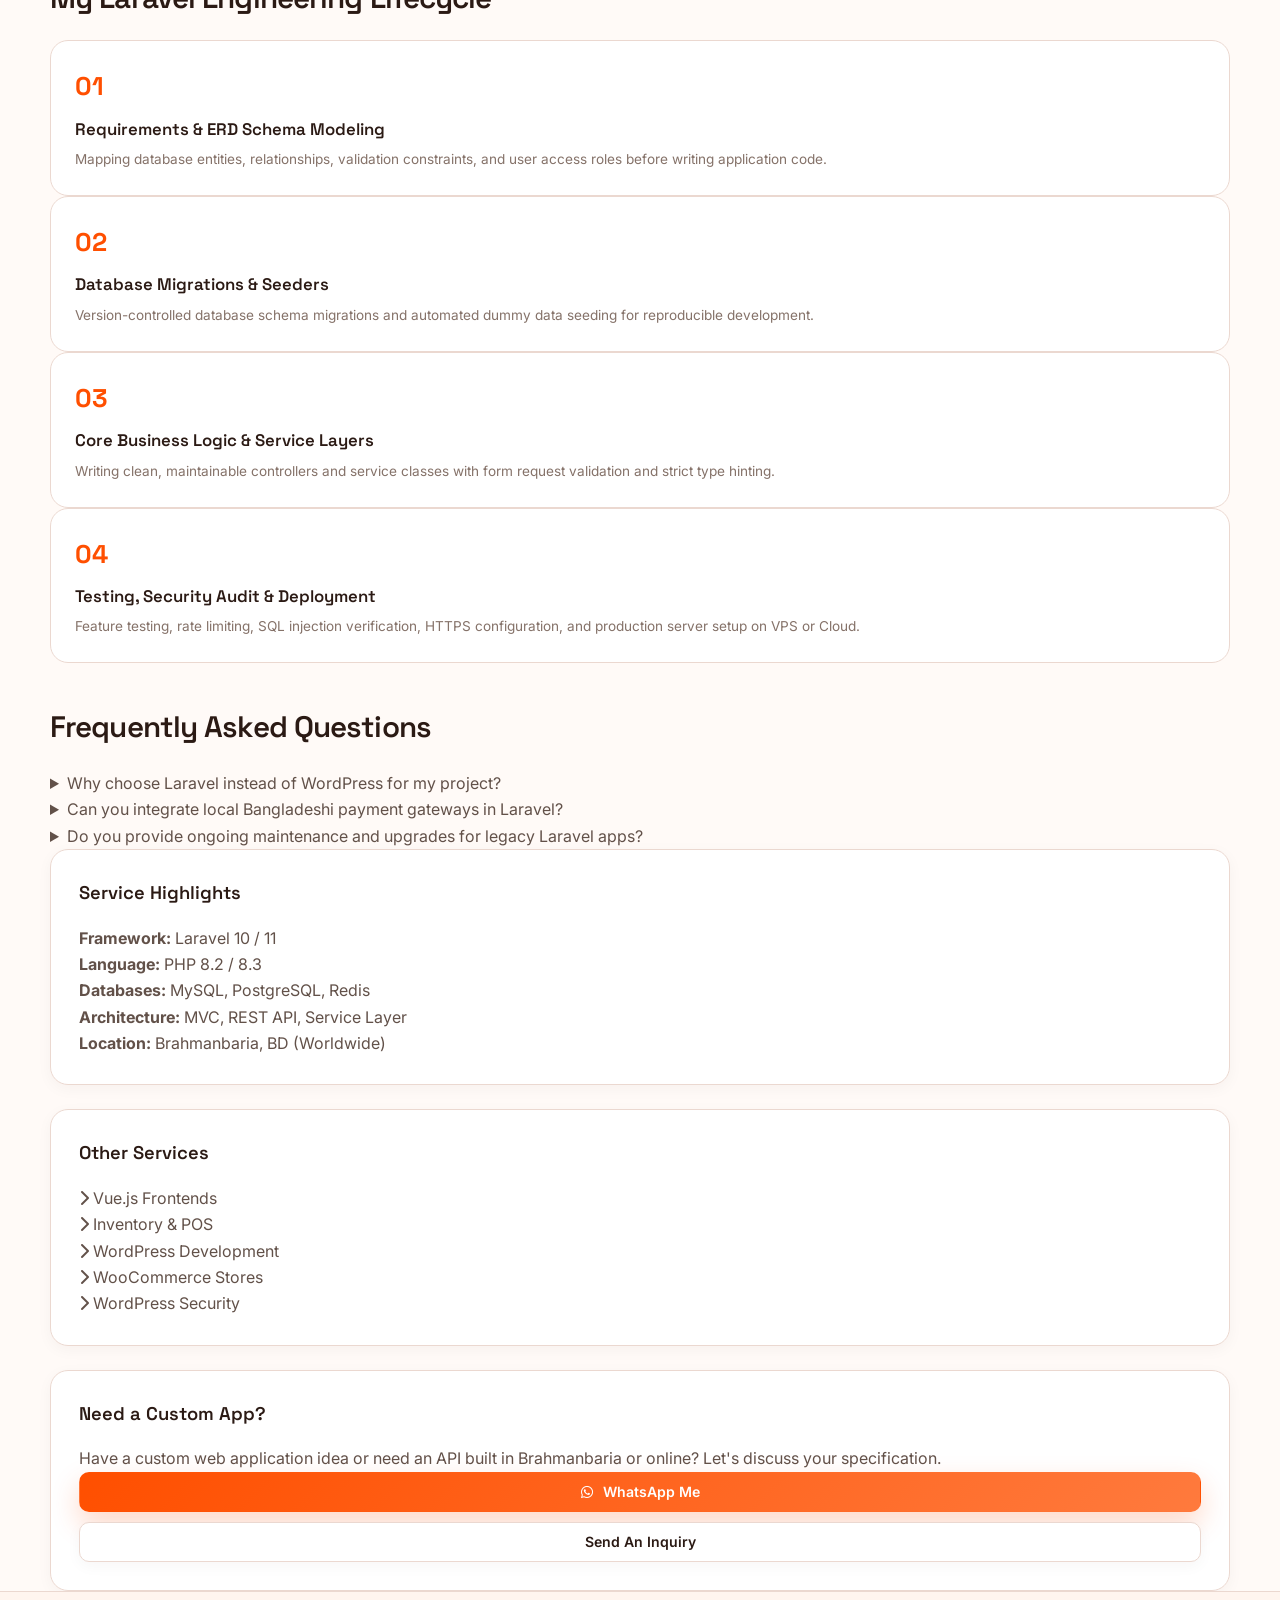
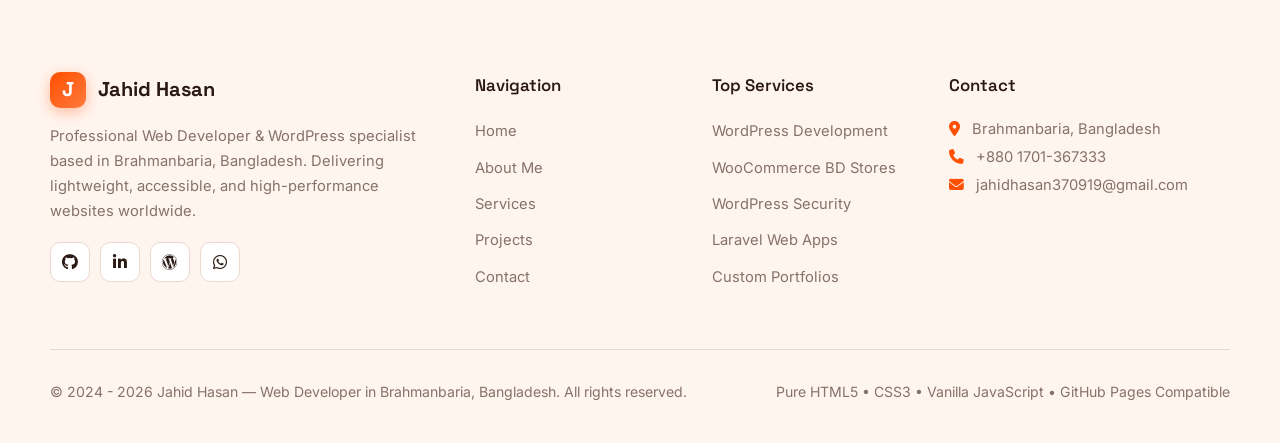
<file: services/laravel-development.html>
<!DOCTYPE html>
<html lang="en">

<head>
    <meta charset="UTF-8">
    <meta name="viewport" content="width=device-width, initial-scale=1.0">

    <title>Custom Laravel Web Application Development — Jahid Hasan | Brahmanbaria, BD</title>

    <!-- SEO Meta Tags -->
    <meta name="description"
        content="Enterprise-grade custom Laravel web application development by Jahid Hasan in Brahmanbaria, Bangladesh. RESTful APIs, MySQL optimization, authentication, SaaS architecture, and business automation.">
    <meta name="keywords"
        content="Laravel Developer Brahmanbaria, Laravel Web Application Bangladesh, PHP Laravel Developer BD, Custom Backend REST API, Laravel MySQL Optimization, Zend Force Laravel Developer">
    <meta name="author" content="Jahid Hasan">
    <meta name="robots" content="index, follow, max-image-preview:large">
    <link rel="canonical" href="https://jahid-we.github.io/portfolio/services/laravel-development.html">

    <!-- Favicon & Theme Color -->
    <link rel="icon" type="image/svg+xml" href="../assets/icons/favicon.svg">
    <meta name="theme-color" content="#FF4F00">

    <!-- Geo / Local SEO Meta Tags (Brahmanbaria, Bangladesh) -->
    <meta name="geo.region" content="BD-15">
    <meta name="geo.placename" content="Brahmanbaria, Bangladesh">
    <meta name="geo.position" content="23.9608;91.1115">
    <meta name="ICBM" content="23.9608, 91.1115">

    <!-- Open Graph -->
    <meta property="og:type" content="article">
    <meta property="og:title" content="Custom Laravel Web Application Development — Jahid Hasan">
    <meta property="og:description"
        content="Robust, scalable, and secure backend systems and web portals built with modern Laravel (10/11) and PHP.">
    <meta property="og:image" content="https://jahid-we.github.io/portfolio/assets/images/profile_portrait.jpg">
    <meta property="og:url" content="https://jahid-we.github.io/portfolio/services/laravel-development.html">
    <meta property="og:site_name" content="Jahid Hasan Portfolio">

    <!-- Twitter Card -->
    <meta name="twitter:card" content="summary_large_image">
    <meta name="twitter:title" content="Custom Laravel Web Applications — Jahid Hasan">
    <meta name="twitter:description" content="Custom Laravel backends, RESTful APIs, and database architecture in Brahmanbaria, BD.">
    <meta name="twitter:image" content="https://jahid-we.github.io/portfolio/assets/images/profile_portrait.jpg">

    <!-- Fonts & Icons -->
    <link rel="preconnect" href="https://fonts.googleapis.com">
    <link rel="preconnect" href="https://fonts.gstatic.com" crossorigin>
    <link
        href="https://fonts.googleapis.com/css2?family=Inter:wght@400;500;600;700&family=Space+Grotesk:wght@500;600;700&display=swap"
        rel="stylesheet">
    <link rel="stylesheet" href="https://cdnjs.cloudflare.com/ajax/libs/font-awesome/6.6.0/css/all.min.css">

    <!-- CSS -->
    <link rel="stylesheet" href="../assets/css/style.css">
    <link rel="stylesheet" href="../assets/css/responsive.css">
    <link rel="stylesheet" href="../assets/css/animations.css">

    <!-- JSON-LD -->
    <script type="application/ld+json">
    {
      "@context": "https://schema.org",
      "@graph": [
        {
          "@type": "Service",
          "name": "Custom Laravel Web Application Development",
          "serviceType": "Laravel Web Development",
          "provider": {
            "@type": "Person",
            "name": "Jahid Hasan",
            "url": "https://jahid-we.github.io/portfolio/"
          },
          "areaServed": [
            { "@type": "City", "name": "Brahmanbaria" },
            { "@type": "Country", "name": "Bangladesh" },
            { "@type": "Place", "name": "Worldwide" }
          ],
          "description": "Full-stack and backend Laravel web applications, REST APIs, database modeling, and ERP/CRM systems for businesses in Brahmanbaria, Bangladesh and global clients."
        },
        {
          "@type": "BreadcrumbList",
          "itemListElement": [
            { "@type": "ListItem", "position": 1, "name": "Home", "item": "https://jahid-we.github.io/portfolio/" },
            { "@type": "ListItem", "position": 2, "name": "Services", "item": "https://jahid-we.github.io/portfolio/services/" },
            { "@type": "ListItem", "position": 3, "name": "Laravel Development", "item": "https://jahid-we.github.io/portfolio/services/laravel-development.html" }
          ]
        }
      ]
    }
    </script>
</head>

<body>

    <div class="bg-decorations">
        <div class="glow glow-1"></div>
        <div class="glow glow-2"></div>
    </div>

    <div class="scroll-progress" id="scrollProgress"></div>

    <!-- HEADER -->
    <header class="header" id="header">
        <div class="container">
            <nav class="nav">
                <a href="../index.html" class="logo">
                    <span class="logo-mark">J</span>
                    Jahid Hasan
                </a>

                <ul class="nav-links" id="navLinks">
                    <li><a href="../index.html">Home</a></li>
                    <li><a href="../about.html">About</a></li>
                    <li><a href="index.html" class="active">Services</a></li>
                    <li><a href="../projects/">Projects</a></li>
                    <li><a href="../contact.html">Contact</a></li>
                </ul>

                <a href="../contact.html" class="btn btn-primary nav-cta">Let's Talk</a>

                <button class="menu-toggle" id="menuToggle" aria-label="Toggle navigation">
                    <i class="fa-solid fa-bars"></i>
                </button>
            </nav>
        </div>
    </header>

    <main>

        <!-- PAGE HERO -->
        <section class="section service-hero">
            <div class="container">
                <div class="breadcrumb">
                    <a href="../index.html">Home</a>
                    <span class="separator"><i class="fa-solid fa-chevron-right"></i></span>
                    <a href="index.html">Services</a>
                    <span class="separator"><i class="fa-solid fa-chevron-right"></i></span>
                    <span class="current">Laravel Development</span>
                </div>

                <div class="service-hero-content">
                    <span class="badge"><i class="fa-brands fa-laravel"></i> Backend & Full-Stack</span>
                    <h1 class="page-title">Custom Laravel Web Application Development</h1>
                    <p class="hero-desc">
                        Engineering enterprise-grade, clean MVC architecture web apps and secure RESTful APIs with Laravel 10/11. Designed for scalability, high query throughput, and mission-critical reliability for businesses in Brahmanbaria, Dhaka, and worldwide.
                    </p>
                    <div class="service-meta-badges">
                        <span class="meta-item"><i class="fa-solid fa-bolt"></i> High Performance MVC</span>
                        <span class="meta-item"><i class="fa-solid fa-database"></i> MySQL & Eloquent Optimization</span>
                        <span class="meta-item"><i class="fa-solid fa-shield-halved"></i> CSRF & SQLi Protected</span>
                        <span class="meta-item"><i class="fa-solid fa-code-branch"></i> Clean Modular Code</span>
                    </div>
                </div>
            </div>
        </section>

        <!-- SERVICE DETAIL LAYOUT -->
        <section class="section service-detail-section">
            <div class="container">
                <div class="service-detail-grid">

                    <!-- MAIN CONTENT -->
                    <article class="service-main-content">
                        <h2>Scalable Backend Architecture Tailored to Your Business Logic</h2>
                        <p>
                            When off-the-shelf software or simple CMS plugins can no longer satisfy your operational requirements, a bespoke Laravel web application delivers complete control. At Zend Force and as an independent software engineer in Brahmanbaria, I build tailored web applications with Laravel, adhering strictly to clean code conventions (SOLID principles, DRY, and Repository-Service patterns).
                        </p>
                        <p>
                            Whether you need a custom management portal, a multi-tenant SaaS platform, an automated billing system, or a high-traffic REST API for mobile clients, I ensure your application executes cleanly, responds quickly, and defends against cyber vulnerabilities.
                        </p>

                        <div class="feature-checklist-grid">
                            <div class="checklist-item">
                                <i class="fa-solid fa-circle-check"></i>
                                <div>
                                    <h4>Custom Business Logic & Workflows</h4>
                                    <p>Automate intricate multi-step business procedures with custom controllers, event listeners, and job queues.</p>
                                </div>
                            </div>
                            <div class="checklist-item">
                                <i class="fa-solid fa-circle-check"></i>
                                <div>
                                    <h4>High-Speed RESTful APIs</h4>
                                    <p>Standardized JSON APIs with Laravel Sanctum/Passport token-based authentication for mobile and frontend apps.</p>
                                </div>
                            </div>
                            <div class="checklist-item">
                                <i class="fa-solid fa-circle-check"></i>
                                <div>
                                    <h4>Database Design & Query Tuning</h4>
                                    <p>Indexed MySQL relational schemas, avoiding N+1 query traps with eager loading and query caching.</p>
                                </div>
                            </div>
                            <div class="checklist-item">
                                <i class="fa-solid fa-circle-check"></i>
                                <div>
                                    <h4>Role-Based Access Control (RBAC)</h4>
                                    <p>Fine-grained permissions for administrators, managers, staff, and customers using Spatie Laravel-Permission.</p>
                                </div>
                            </div>
                        </div>

                        <h2>What I Engineer with Laravel</h2>
                        <div class="card-grid" style="margin-top: 24px; margin-bottom: 32px;">
                            <div class="card">
                                <h3>Enterprise Portals & CRMs</h3>
                                <p>Custom operational platforms, client management systems, and workflow tracking dashboards tailored to your exact departmental processes.</p>
                            </div>
                            <div class="card">
                                <h3>Custom eCommerce Backends</h3>
                                <p>Headless and bespoke shopping engines with localized payment gateways (bKash, Nagad, SSLCommerz, Stripe) and invoice generation.</p>
                            </div>
                            <div class="card">
                                <h3>Automated Job Queues & Cron</h3>
                                <p>Redis-powered background job processing for heavy tasks, SMS/email notifications, periodic backups, and report generation.</p>
                            </div>
                            <div class="card">
                                <h3>API Gateways & Integrations</h3>
                                <p>Secure webhook handlers, third-party logistics syncing (Pathao, Steadfast), and third-party accounting software integrations.</p>
                            </div>
                        </div>

                        <h2>My Laravel Engineering Lifecycle</h2>
                        <ol class="process-steps">
                            <li class="process-step">
                                <div class="step-num">01</div>
                                <div class="step-body">
                                    <h4>Requirements & ERD Schema Modeling</h4>
                                    <p>Mapping database entities, relationships, validation constraints, and user access roles before writing application code.</p>
                                </div>
                            </li>
                            <li class="process-step">
                                <div class="step-num">02</div>
                                <div class="step-body">
                                    <h4>Database Migrations & Seeders</h4>
                                    <p>Version-controlled database schema migrations and automated dummy data seeding for reproducible development.</p>
                                </div>
                            </li>
                            <li class="process-step">
                                <div class="step-num">03</div>
                                <div class="step-body">
                                    <h4>Core Business Logic & Service Layers</h4>
                                    <p>Writing clean, maintainable controllers and service classes with form request validation and strict type hinting.</p>
                                </div>
                            </li>
                            <li class="process-step">
                                <div class="step-num">04</div>
                                <div class="step-body">
                                    <h4>Testing, Security Audit & Deployment</h4>
                                    <p>Feature testing, rate limiting, SQL injection verification, HTTPS configuration, and production server setup on VPS or Cloud.</p>
                                </div>
                            </li>
                        </ol>

                        <h2>Frequently Asked Questions</h2>
                        <div class="faq-list">
                            <details class="faq-item">
                                <summary>Why choose Laravel instead of WordPress for my project?</summary>
                                <p>
                                    WordPress is unmatched for content sites, blogs, and standard eCommerce. However, if your application requires custom mathematical calculations, complex multi-tier database relationships, custom user workflows, or high-throughput API endpoints, Laravel offers complete freedom without the overhead of CMS plugin bloat.
                                </p>
                            </details>
                            <details class="faq-item">
                                <summary>Can you integrate local Bangladeshi payment gateways in Laravel?</summary>
                                <p>
                                    Yes. I regularly integrate SSLCommerz, bKash Merchant API, Nagad, and Shurjopay into custom Laravel applications, ensuring secure IPN (Instant Payment Notification) callback handling and transaction verification.
                                </p>
                            </details>
                            <details class="faq-item">
                                <summary>Do you provide ongoing maintenance and upgrades for legacy Laravel apps?</summary>
                                <p>
                                    Yes. I assist businesses in migrating from older Laravel versions (e.g., 7 or 8) to modern Laravel 10/11, upgrading PHP versions, refactoring slow queries, and fixing existing bugs.
                                </p>
                            </details>
                        </div>
                    </article>

                    <!-- SIDEBAR -->
                    <aside class="service-sidebar">
                        <div class="sidebar-card">
                            <h3>Service Highlights</h3>
                            <ul class="sidebar-list">
                                <li><strong>Framework:</strong> Laravel 10 / 11</li>
                                <li><strong>Language:</strong> PHP 8.2 / 8.3</li>
                                <li><strong>Databases:</strong> MySQL, PostgreSQL, Redis</li>
                                <li><strong>Architecture:</strong> MVC, REST API, Service Layer</li>
                                <li><strong>Location:</strong> Brahmanbaria, BD (Worldwide)</li>
                            </ul>
                        </div>

                        <div class="sidebar-card">
                            <h3>Other Services</h3>
                            <ul class="sidebar-links">
                                <li><a href="vue-js-development.html"><i class="fa-solid fa-chevron-right"></i> Vue.js Frontends</a></li>
                                <li><a href="inventory-pos-development.html"><i class="fa-solid fa-chevron-right"></i> Inventory & POS</a></li>
                                <li><a href="wordpress-development.html"><i class="fa-solid fa-chevron-right"></i> WordPress Development</a></li>
                                <li><a href="woocommerce-development.html"><i class="fa-solid fa-chevron-right"></i> WooCommerce Stores</a></li>
                                <li><a href="wordpress-security.html"><i class="fa-solid fa-chevron-right"></i> WordPress Security</a></li>
                            </ul>
                        </div>

                        <div class="sidebar-card cta-card">
                            <h3>Need a Custom App?</h3>
                            <p>
                                Have a custom web application idea or need an API built in Brahmanbaria or online? Let's discuss your specification.
                            </p>
                            <a href="https://wa.me/8801701367333" target="_blank" rel="noopener" class="btn btn-primary btn-sm" style="width: 100%; margin-bottom: 10px;">
                                <i class="fa-brands fa-whatsapp"></i> WhatsApp Me
                            </a>
                            <a href="../contact.html" class="btn btn-secondary btn-sm" style="width: 100%;">
                                Send An Inquiry
                            </a>
                        </div>
                    </aside>
                </div>
            </div>
        </section>

    </main>

    <!-- FOOTER -->
    <footer class="footer">
        <div class="container">
            <div class="footer-grid">
                <div class="footer-col">
                    <a href="../index.html" class="logo" style="margin-bottom: 16px;">
                        <span class="logo-mark">J</span>
                        Jahid Hasan
                    </a>
                    <p>
                        Professional Web Developer & WordPress specialist based in Brahmanbaria, Bangladesh. Delivering lightweight, accessible, and high-performance websites worldwide.
                    </p>
                    <div class="social-links">
                        <a href="https://github.com/jahid-we" target="_blank" rel="noopener" class="social-link" aria-label="GitHub"><i class="fa-brands fa-github"></i></a>
                        <a href="https://www.linkedin.com/in/jahid-hasan-6891123a8" target="_blank" rel="noopener" class="social-link" aria-label="LinkedIn"><i class="fa-brands fa-linkedin-in"></i></a>
                        <a href="https://profiles.wordpress.org/jahidzendforce/" target="_blank" rel="noopener" class="social-link" aria-label="WordPress"><i class="fa-brands fa-wordpress"></i></a>
                        <a href="https://wa.me/8801701367333" target="_blank" rel="noopener" class="social-link" aria-label="WhatsApp"><i class="fa-brands fa-whatsapp"></i></a>
                    </div>
                </div>

                <div class="footer-col">
                    <h4>Navigation</h4>
                    <ul>
                        <li><a href="../index.html">Home</a></li>
                        <li><a href="../about.html">About Me</a></li>
                        <li><a href="index.html">Services</a></li>
                        <li><a href="../projects/">Projects</a></li>
                        <li><a href="../contact.html">Contact</a></li>
                    </ul>
                </div>

                <div class="footer-col">
                    <h4>Top Services</h4>
                    <ul>
                        <li><a href="wordpress-development.html">WordPress Development</a></li>
                        <li><a href="woocommerce-development.html">WooCommerce BD Stores</a></li>
                        <li><a href="wordpress-security.html">WordPress Security</a></li>
                        <li><a href="laravel-development.html">Laravel Web Apps</a></li>
                        <li><a href="custom-portfolio-development.html">Custom Portfolios</a></li>
                    </ul>
                </div>

                <div class="footer-col">
                    <h4>Contact</h4>
                    <p>
                        <i class="fa-solid fa-location-dot" style="color: var(--primary); margin-right: 8px;"></i>
                        Brahmanbaria, Bangladesh<br>
                        <i class="fa-solid fa-phone" style="color: var(--primary); margin-right: 8px; margin-top: 8px;"></i>
                        +880 1701-367333<br>
                        <i class="fa-solid fa-envelope" style="color: var(--primary); margin-right: 8px; margin-top: 8px;"></i>
                        jahidhasan370919@gmail.com
                    </p>
                </div>
            </div>

            <div class="footer-bottom">
                <p>© 2024 - <span class="current-year">2026</span> Jahid Hasan — Web Developer in Brahmanbaria, Bangladesh. All rights reserved.</p>
                <p>Pure HTML5 • CSS3 • Vanilla JavaScript • GitHub Pages Compatible</p>
            </div>
        </div>
    </footer>

    <script src="../assets/js/main.js"></script>
    <script src="../assets/js/components.js"></script>

</body>

</html>
</file>
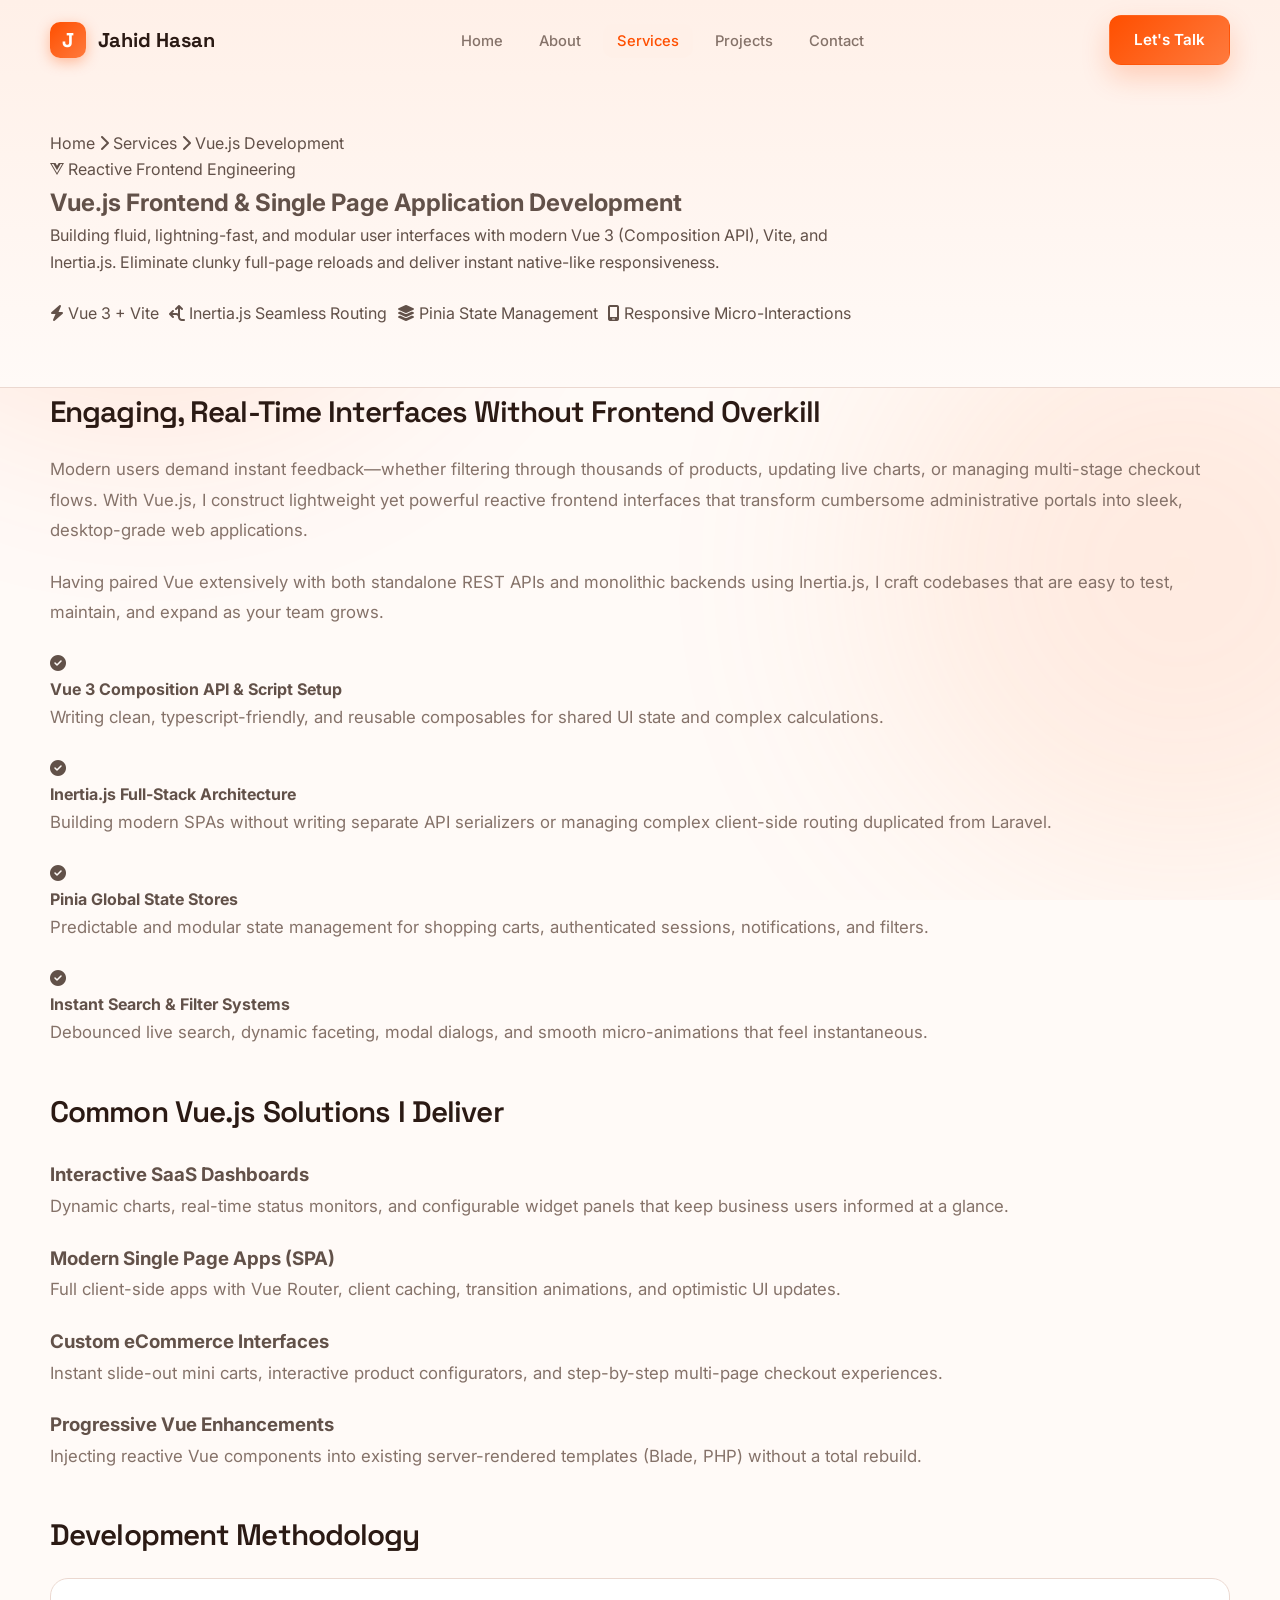
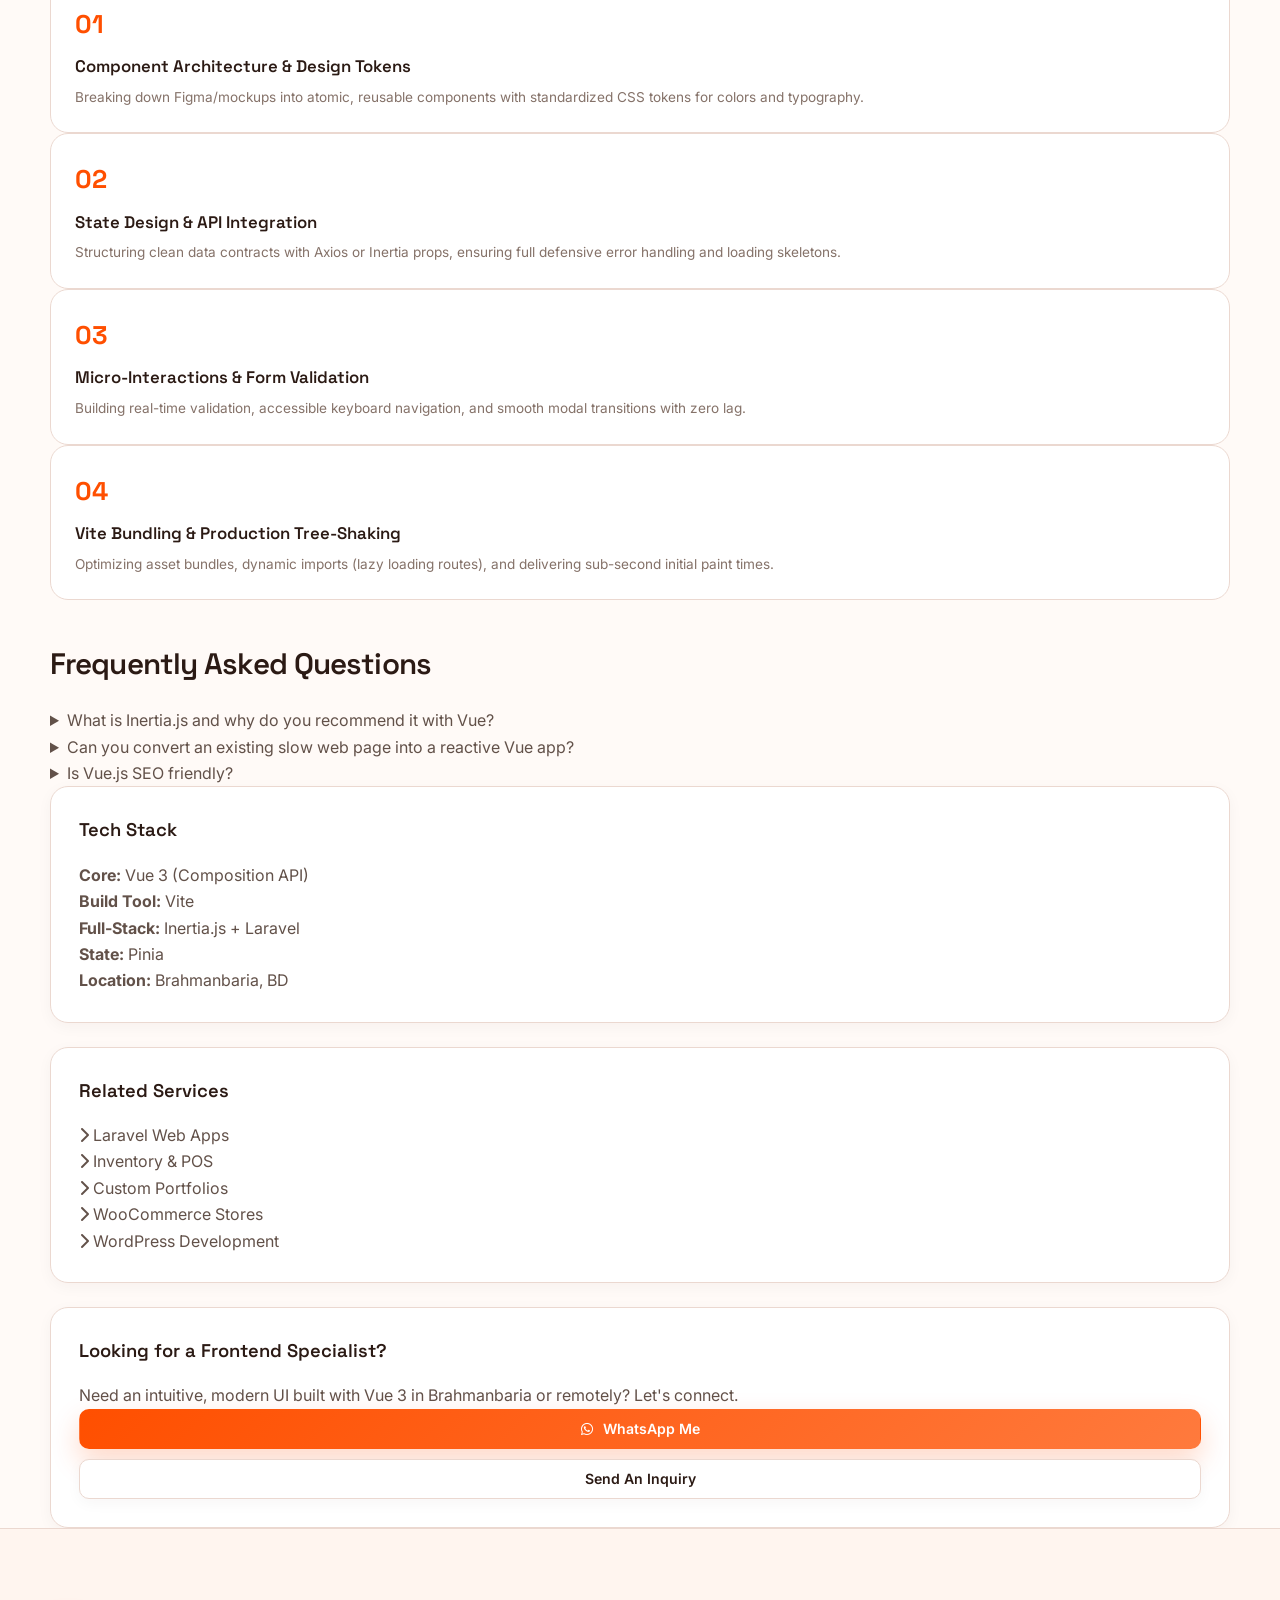
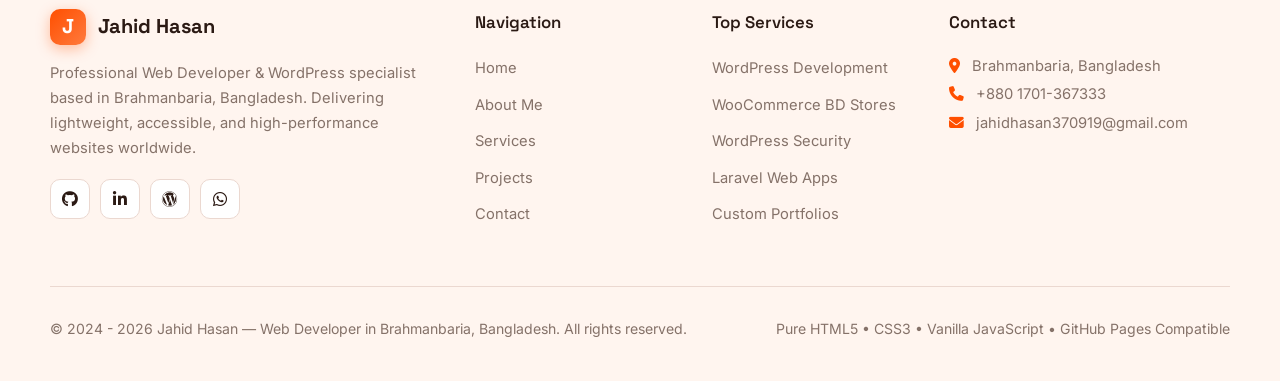
<file: services/vue-js-development.html>
<!DOCTYPE html>
<html lang="en">

<head>
    <meta charset="UTF-8">
    <meta name="viewport" content="width=device-width, initial-scale=1.0">

    <title>Vue.js Frontend & SPA Development Services — Jahid Hasan | Brahmanbaria, BD</title>

    <!-- SEO Meta Tags -->
    <meta name="description"
        content="Reactive and modern Vue.js frontend web development services by Jahid Hasan in Brahmanbaria, Bangladesh. Vue 3 Composition API, Inertia.js with Laravel, state management, and fast SPAs.">
    <meta name="keywords"
        content="Vue.js Developer Brahmanbaria, Vue 3 Developer Bangladesh, Inertia.js Laravel BD, Single Page Application BD, Frontend Web Developer Brahmanbaria, Vue Component Development">
    <meta name="author" content="Jahid Hasan">
    <meta name="robots" content="index, follow, max-image-preview:large">
    <link rel="canonical" href="https://jahid-we.github.io/portfolio/services/vue-js-development.html">

    <!-- Favicon & Theme Color -->
    <link rel="icon" type="image/svg+xml" href="../assets/icons/favicon.svg">
    <meta name="theme-color" content="#FF4F00">

    <!-- Geo / Local SEO Meta Tags (Brahmanbaria, Bangladesh) -->
    <meta name="geo.region" content="BD-15">
    <meta name="geo.placename" content="Brahmanbaria, Bangladesh">
    <meta name="geo.position" content="23.9608;91.1115">
    <meta name="ICBM" content="23.9608, 91.1115">

    <!-- Open Graph -->
    <meta property="og:type" content="article">
    <meta property="og:title" content="Vue.js Frontend & SPA Development Services — Jahid Hasan">
    <meta property="og:description"
        content="Interactive, reactive, and lightning-fast user interfaces built with Vue 3, Vite, and seamless backend integrations.">
    <meta property="og:image" content="https://jahid-we.github.io/portfolio/assets/images/profile_portrait.jpg">
    <meta property="og:url" content="https://jahid-we.github.io/portfolio/services/vue-js-development.html">
    <meta property="og:site_name" content="Jahid Hasan Portfolio">

    <!-- Twitter Card -->
    <meta name="twitter:card" content="summary_large_image">
    <meta name="twitter:title" content="Vue.js Frontend & SPA Development — Jahid Hasan">
    <meta name="twitter:description" content="Reactive modern user interfaces, Vue 3, and Inertia.js SPAs in Brahmanbaria, BD.">
    <meta name="twitter:image" content="https://jahid-we.github.io/portfolio/assets/images/profile_portrait.jpg">

    <!-- Fonts & Icons -->
    <link rel="preconnect" href="https://fonts.googleapis.com">
    <link rel="preconnect" href="https://fonts.gstatic.com" crossorigin>
    <link
        href="https://fonts.googleapis.com/css2?family=Inter:wght@400;500;600;700&family=Space+Grotesk:wght@500;600;700&display=swap"
        rel="stylesheet">
    <link rel="stylesheet" href="https://cdnjs.cloudflare.com/ajax/libs/font-awesome/6.6.0/css/all.min.css">

    <!-- CSS -->
    <link rel="stylesheet" href="../assets/css/style.css">
    <link rel="stylesheet" href="../assets/css/responsive.css">
    <link rel="stylesheet" href="../assets/css/animations.css">

    <!-- JSON-LD -->
    <script type="application/ld+json">
    {
      "@context": "https://schema.org",
      "@graph": [
        {
          "@type": "Service",
          "name": "Vue.js Frontend & SPA Web Development",
          "serviceType": "Frontend Web Development",
          "provider": {
            "@type": "Person",
            "name": "Jahid Hasan",
            "url": "https://jahid-we.github.io/portfolio/"
          },
          "areaServed": [
            { "@type": "City", "name": "Brahmanbaria" },
            { "@type": "Country", "name": "Bangladesh" },
            { "@type": "Place", "name": "Worldwide" }
          ],
          "description": "Vue 3 Composition API, dynamic interactive interfaces, Pinia state architecture, and Inertia.js full-stack integration for business applications."
        },
        {
          "@type": "BreadcrumbList",
          "itemListElement": [
            { "@type": "ListItem", "position": 1, "name": "Home", "item": "https://jahid-we.github.io/portfolio/" },
            { "@type": "ListItem", "position": 2, "name": "Services", "item": "https://jahid-we.github.io/portfolio/services/" },
            { "@type": "ListItem", "position": 3, "name": "Vue.js Development", "item": "https://jahid-we.github.io/portfolio/services/vue-js-development.html" }
          ]
        }
      ]
    }
    </script>
</head>

<body>

    <div class="bg-decorations">
        <div class="glow glow-1"></div>
        <div class="glow glow-2"></div>
    </div>

    <div class="scroll-progress" id="scrollProgress"></div>

    <!-- HEADER -->
    <header class="header" id="header">
        <div class="container">
            <nav class="nav">
                <a href="../index.html" class="logo">
                    <span class="logo-mark">J</span>
                    Jahid Hasan
                </a>

                <ul class="nav-links" id="navLinks">
                    <li><a href="../index.html">Home</a></li>
                    <li><a href="../about.html">About</a></li>
                    <li><a href="index.html" class="active">Services</a></li>
                    <li><a href="../projects/">Projects</a></li>
                    <li><a href="../contact.html">Contact</a></li>
                </ul>

                <a href="../contact.html" class="btn btn-primary nav-cta">Let's Talk</a>

                <button class="menu-toggle" id="menuToggle" aria-label="Toggle navigation">
                    <i class="fa-solid fa-bars"></i>
                </button>
            </nav>
        </div>
    </header>

    <main>

        <!-- PAGE HERO -->
        <section class="section service-hero">
            <div class="container">
                <div class="breadcrumb">
                    <a href="../index.html">Home</a>
                    <span class="separator"><i class="fa-solid fa-chevron-right"></i></span>
                    <a href="index.html">Services</a>
                    <span class="separator"><i class="fa-solid fa-chevron-right"></i></span>
                    <span class="current">Vue.js Development</span>
                </div>

                <div class="service-hero-content">
                    <span class="badge"><i class="fa-brands fa-vuejs"></i> Reactive Frontend Engineering</span>
                    <h1 class="page-title">Vue.js Frontend & Single Page Application Development</h1>
                    <p class="hero-desc">
                        Building fluid, lightning-fast, and modular user interfaces with modern Vue 3 (Composition API), Vite, and Inertia.js. Eliminate clunky full-page reloads and deliver instant native-like responsiveness.
                    </p>
                    <div class="service-meta-badges">
                        <span class="meta-item"><i class="fa-solid fa-bolt"></i> Vue 3 + Vite</span>
                        <span class="meta-item"><i class="fa-solid fa-arrows-split-up-and-left"></i> Inertia.js Seamless Routing</span>
                        <span class="meta-item"><i class="fa-solid fa-layer-group"></i> Pinia State Management</span>
                        <span class="meta-item"><i class="fa-solid fa-mobile-screen"></i> Responsive Micro-Interactions</span>
                    </div>
                </div>
            </div>
        </section>

        <!-- SERVICE DETAIL LAYOUT -->
        <section class="section service-detail-section">
            <div class="container">
                <div class="service-detail-grid">

                    <!-- MAIN CONTENT -->
                    <article class="service-main-content">
                        <h2>Engaging, Real-Time Interfaces Without Frontend Overkill</h2>
                        <p>
                            Modern users demand instant feedback—whether filtering through thousands of products, updating live charts, or managing multi-stage checkout flows. With Vue.js, I construct lightweight yet powerful reactive frontend interfaces that transform cumbersome administrative portals into sleek, desktop-grade web applications.
                        </p>
                        <p>
                            Having paired Vue extensively with both standalone REST APIs and monolithic backends using Inertia.js, I craft codebases that are easy to test, maintain, and expand as your team grows.
                        </p>

                        <div class="feature-checklist-grid">
                            <div class="checklist-item">
                                <i class="fa-solid fa-circle-check"></i>
                                <div>
                                    <h4>Vue 3 Composition API & Script Setup</h4>
                                    <p>Writing clean, typescript-friendly, and reusable composables for shared UI state and complex calculations.</p>
                                </div>
                            </div>
                            <div class="checklist-item">
                                <i class="fa-solid fa-circle-check"></i>
                                <div>
                                    <h4>Inertia.js Full-Stack Architecture</h4>
                                    <p>Building modern SPAs without writing separate API serializers or managing complex client-side routing duplicated from Laravel.</p>
                                </div>
                            </div>
                            <div class="checklist-item">
                                <i class="fa-solid fa-circle-check"></i>
                                <div>
                                    <h4>Pinia Global State Stores</h4>
                                    <p>Predictable and modular state management for shopping carts, authenticated sessions, notifications, and filters.</p>
                                </div>
                            </div>
                            <div class="checklist-item">
                                <i class="fa-solid fa-circle-check"></i>
                                <div>
                                    <h4>Instant Search & Filter Systems</h4>
                                    <p>Debounced live search, dynamic faceting, modal dialogs, and smooth micro-animations that feel instantaneous.</p>
                                </div>
                            </div>
                        </div>

                        <h2>Common Vue.js Solutions I Deliver</h2>
                        <div class="card-grid" style="margin-top: 24px; margin-bottom: 32px;">
                            <div class="card">
                                <h3>Interactive SaaS Dashboards</h3>
                                <p>Dynamic charts, real-time status monitors, and configurable widget panels that keep business users informed at a glance.</p>
                            </div>
                            <div class="card">
                                <h3>Modern Single Page Apps (SPA)</h3>
                                <p>Full client-side apps with Vue Router, client caching, transition animations, and optimistic UI updates.</p>
                            </div>
                            <div class="card">
                                <h3>Custom eCommerce Interfaces</h3>
                                <p>Instant slide-out mini carts, interactive product configurators, and step-by-step multi-page checkout experiences.</p>
                            </div>
                            <div class="card">
                                <h3>Progressive Vue Enhancements</h3>
                                <p>Injecting reactive Vue components into existing server-rendered templates (Blade, PHP) without a total rebuild.</p>
                            </div>
                        </div>

                        <h2>Development Methodology</h2>
                        <ol class="process-steps">
                            <li class="process-step">
                                <div class="step-num">01</div>
                                <div class="step-body">
                                    <h4>Component Architecture & Design Tokens</h4>
                                    <p>Breaking down Figma/mockups into atomic, reusable components with standardized CSS tokens for colors and typography.</p>
                                </div>
                            </li>
                            <li class="process-step">
                                <div class="step-num">02</div>
                                <div class="step-body">
                                    <h4>State Design & API Integration</h4>
                                    <p>Structuring clean data contracts with Axios or Inertia props, ensuring full defensive error handling and loading skeletons.</p>
                                </div>
                            </li>
                            <li class="process-step">
                                <div class="step-num">03</div>
                                <div class="step-body">
                                    <h4>Micro-Interactions & Form Validation</h4>
                                    <p>Building real-time validation, accessible keyboard navigation, and smooth modal transitions with zero lag.</p>
                                </div>
                            </li>
                            <li class="process-step">
                                <div class="step-num">04</div>
                                <div class="step-body">
                                    <h4>Vite Bundling & Production Tree-Shaking</h4>
                                    <p>Optimizing asset bundles, dynamic imports (lazy loading routes), and delivering sub-second initial paint times.</p>
                                </div>
                            </li>
                        </ol>

                        <h2>Frequently Asked Questions</h2>
                        <div class="faq-list">
                            <details class="faq-item">
                                <summary>What is Inertia.js and why do you recommend it with Vue?</summary>
                                <p>
                                    Inertia.js bridges the gap between classic server-side frameworks (like Laravel) and modern client-side Vue components. It gives you the full reactive user experience of a Single Page Application without needing to build, authenticate, and maintain a separate GraphQL or REST API.
                                </p>
                            </details>
                            <details class="faq-item">
                                <summary>Can you convert an existing slow web page into a reactive Vue app?</summary>
                                <p>
                                    Yes. Vue can either power a full standalone SPA or be selectively mounted onto specific complex pages (like a multi-step booking calculator or interactive product filter) while leaving the rest of the site untouched.
                                </p>
                            </details>
                            <details class="faq-item">
                                <summary>Is Vue.js SEO friendly?</summary>
                                <p>
                                    When used via Inertia.js with Server-Side Rendering (SSR) or Nuxt.js, search engines index all content just like a traditional HTML document. For purely private dashboards and admin panels, client-side Vue is ideal.
                                </p>
                            </details>
                        </div>
                    </article>

                    <!-- SIDEBAR -->
                    <aside class="service-sidebar">
                        <div class="sidebar-card">
                            <h3>Tech Stack</h3>
                            <ul class="sidebar-list">
                                <li><strong>Core:</strong> Vue 3 (Composition API)</li>
                                <li><strong>Build Tool:</strong> Vite</li>
                                <li><strong>Full-Stack:</strong> Inertia.js + Laravel</li>
                                <li><strong>State:</strong> Pinia</li>
                                <li><strong>Location:</strong> Brahmanbaria, BD</li>
                            </ul>
                        </div>

                        <div class="sidebar-card">
                            <h3>Related Services</h3>
                            <ul class="sidebar-links">
                                <li><a href="laravel-development.html"><i class="fa-solid fa-chevron-right"></i> Laravel Web Apps</a></li>
                                <li><a href="inventory-pos-development.html"><i class="fa-solid fa-chevron-right"></i> Inventory & POS</a></li>
                                <li><a href="custom-portfolio-development.html"><i class="fa-solid fa-chevron-right"></i> Custom Portfolios</a></li>
                                <li><a href="woocommerce-development.html"><i class="fa-solid fa-chevron-right"></i> WooCommerce Stores</a></li>
                                <li><a href="wordpress-development.html"><i class="fa-solid fa-chevron-right"></i> WordPress Development</a></li>
                            </ul>
                        </div>

                        <div class="sidebar-card cta-card">
                            <h3>Looking for a Frontend Specialist?</h3>
                            <p>
                                Need an intuitive, modern UI built with Vue 3 in Brahmanbaria or remotely? Let's connect.
                            </p>
                            <a href="https://wa.me/8801701367333" target="_blank" rel="noopener" class="btn btn-primary btn-sm" style="width: 100%; margin-bottom: 10px;">
                                <i class="fa-brands fa-whatsapp"></i> WhatsApp Me
                            </a>
                            <a href="../contact.html" class="btn btn-secondary btn-sm" style="width: 100%;">
                                Send An Inquiry
                            </a>
                        </div>
                    </aside>
                </div>
            </div>
        </section>

    </main>

    <!-- FOOTER -->
    <footer class="footer">
        <div class="container">
            <div class="footer-grid">
                <div class="footer-col">
                    <a href="../index.html" class="logo" style="margin-bottom: 16px;">
                        <span class="logo-mark">J</span>
                        Jahid Hasan
                    </a>
                    <p>
                        Professional Web Developer & WordPress specialist based in Brahmanbaria, Bangladesh. Delivering lightweight, accessible, and high-performance websites worldwide.
                    </p>
                    <div class="social-links">
                        <a href="https://github.com/jahid-we" target="_blank" rel="noopener" class="social-link" aria-label="GitHub"><i class="fa-brands fa-github"></i></a>
                        <a href="https://www.linkedin.com/in/jahid-hasan-6891123a8" target="_blank" rel="noopener" class="social-link" aria-label="LinkedIn"><i class="fa-brands fa-linkedin-in"></i></a>
                        <a href="https://profiles.wordpress.org/jahidzendforce/" target="_blank" rel="noopener" class="social-link" aria-label="WordPress"><i class="fa-brands fa-wordpress"></i></a>
                        <a href="https://wa.me/8801701367333" target="_blank" rel="noopener" class="social-link" aria-label="WhatsApp"><i class="fa-brands fa-whatsapp"></i></a>
                    </div>
                </div>

                <div class="footer-col">
                    <h4>Navigation</h4>
                    <ul>
                        <li><a href="../index.html">Home</a></li>
                        <li><a href="../about.html">About Me</a></li>
                        <li><a href="index.html">Services</a></li>
                        <li><a href="../projects/">Projects</a></li>
                        <li><a href="../contact.html">Contact</a></li>
                    </ul>
                </div>

                <div class="footer-col">
                    <h4>Top Services</h4>
                    <ul>
                        <li><a href="wordpress-development.html">WordPress Development</a></li>
                        <li><a href="woocommerce-development.html">WooCommerce BD Stores</a></li>
                        <li><a href="wordpress-security.html">WordPress Security</a></li>
                        <li><a href="laravel-development.html">Laravel Web Apps</a></li>
                        <li><a href="custom-portfolio-development.html">Custom Portfolios</a></li>
                    </ul>
                </div>

                <div class="footer-col">
                    <h4>Contact</h4>
                    <p>
                        <i class="fa-solid fa-location-dot" style="color: var(--primary); margin-right: 8px;"></i>
                        Brahmanbaria, Bangladesh<br>
                        <i class="fa-solid fa-phone" style="color: var(--primary); margin-right: 8px; margin-top: 8px;"></i>
                        +880 1701-367333<br>
                        <i class="fa-solid fa-envelope" style="color: var(--primary); margin-right: 8px; margin-top: 8px;"></i>
                        jahidhasan370919@gmail.com
                    </p>
                </div>
            </div>

            <div class="footer-bottom">
                <p>© 2024 - <span class="current-year">2026</span> Jahid Hasan — Web Developer in Brahmanbaria, Bangladesh. All rights reserved.</p>
                <p>Pure HTML5 • CSS3 • Vanilla JavaScript • GitHub Pages Compatible</p>
            </div>
        </div>
    </footer>

    <script src="../assets/js/main.js"></script>
    <script src="../assets/js/components.js"></script>

</body>

</html>
</file>
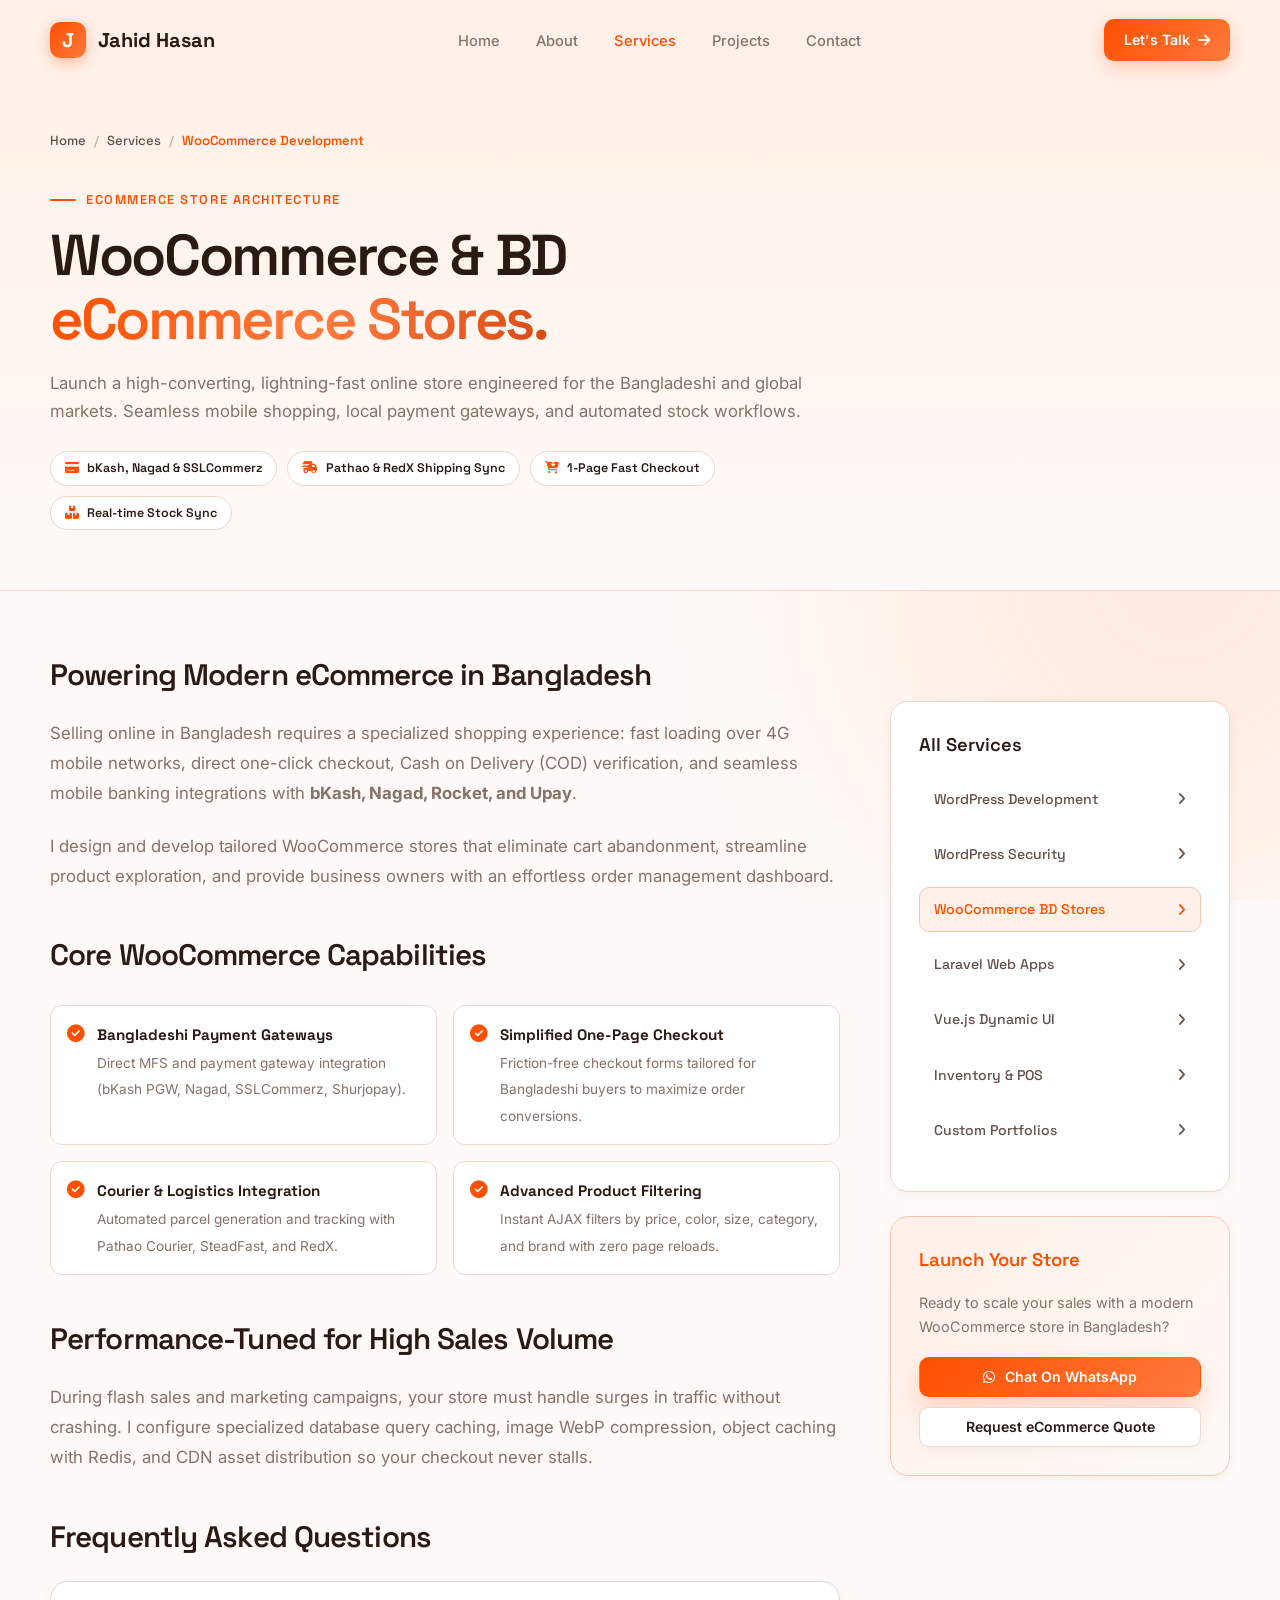
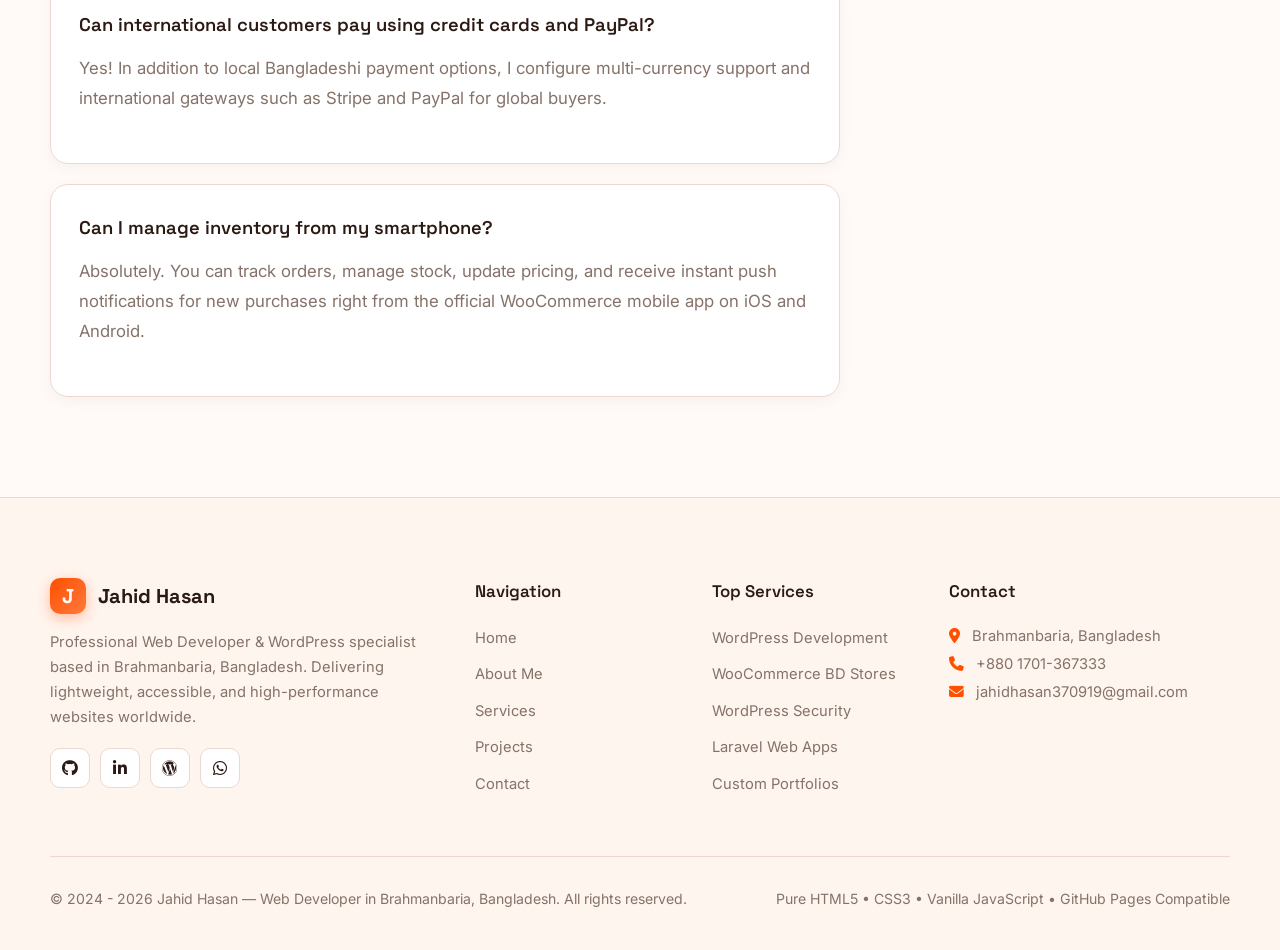
<file: services/woocommerce-development.html>
<!DOCTYPE html>
<html lang="en">

<head>
    <meta charset="UTF-8">
    <meta name="viewport" content="width=device-width, initial-scale=1.0">

    <title>WooCommerce & BD eCommerce Store Development — Jahid Hasan | Brahmanbaria</title>

    <!-- SEO Meta Tags -->
    <meta name="description"
        content="Professional WooCommerce eCommerce development services by Jahid Hasan in Bangladesh. High-converting online stores with bKash, Nagad, Rocket, and SSLCommerz payment gateway integration.">
    <meta name="keywords"
        content="WooCommerce Development Bangladesh, bKash Payment Gateway Integration, Nagad WooCommerce BD, eCommerce Website Developer Brahmanbaria, Online Store Development BD">
    <meta name="author" content="Jahid Hasan">
    <meta name="robots" content="index, follow, max-image-preview:large">
    <link rel="canonical" href="https://jahid-we.github.io/portfolio/services/woocommerce-development.html">

    <!-- Favicon & Theme Color -->
    <link rel="icon" type="image/svg+xml" href="../assets/icons/favicon.svg">
    <meta name="theme-color" content="#FF4F00">

    <!-- Geo / Local SEO Meta Tags (Brahmanbaria, Bangladesh) -->
    <meta name="geo.region" content="BD-15">
    <meta name="geo.placename" content="Brahmanbaria, Bangladesh">
    <meta name="geo.position" content="23.9608;91.1115">
    <meta name="ICBM" content="23.9608, 91.1115">

    <!-- Open Graph -->
    <meta property="og:type" content="article">
    <meta property="og:title" content="WooCommerce & BD eCommerce Store Development — Jahid Hasan">
    <meta property="og:description"
        content="Launch a fast, sales-optimized WooCommerce store with full Bangladeshi payment gateway support and streamlined checkout.">
    <meta property="og:image" content="https://jahid-we.github.io/portfolio/assets/images/profile_portrait.jpg">
    <meta property="og:url" content="https://jahid-we.github.io/portfolio/services/woocommerce-development.html">
    <meta property="og:site_name" content="Jahid Hasan Portfolio">

    <!-- Twitter Card -->
    <meta name="twitter:card" content="summary_large_image">
    <meta name="twitter:title" content="WooCommerce & BD eCommerce Stores — Jahid Hasan">
    <meta name="twitter:description" content="Online stores with bKash, Nagad, and SSLCommerz payment integration in Brahmanbaria, BD.">
    <meta name="twitter:image" content="https://jahid-we.github.io/portfolio/assets/images/profile_portrait.jpg">

    <!-- Fonts & Icons -->
    <link rel="preconnect" href="https://fonts.googleapis.com">
    <link rel="preconnect" href="https://fonts.gstatic.com" crossorigin>
    <link
        href="https://fonts.googleapis.com/css2?family=Inter:wght@400;500;600;700&family=Space+Grotesk:wght@500;600;700&display=swap"
        rel="stylesheet">
    <link rel="stylesheet" href="https://cdnjs.cloudflare.com/ajax/libs/font-awesome/6.6.0/css/all.min.css">

    <!-- CSS -->
    <link rel="stylesheet" href="../assets/css/style.css">
    <link rel="stylesheet" href="../assets/css/responsive.css">
    <link rel="stylesheet" href="../assets/css/animations.css">

    <!-- JSON-LD -->
    <script type="application/ld+json">
    {
      "@context": "https://schema.org",
      "@graph": [
        {
          "@type": "Service",
          "name": "WooCommerce & BD eCommerce Development",
          "serviceType": "eCommerce Web Development",
          "provider": {
            "@type": "Person",
            "name": "Jahid Hasan",
            "url": "https://jahid-we.github.io/portfolio/"
          },
          "areaServed": [
            { "@type": "City", "name": "Brahmanbaria" },
            { "@type": "Country", "name": "Bangladesh" },
            { "@type": "Place", "name": "Worldwide" }
          ],
          "description": "High-converting online stores with Bangladeshi payment gateways (bKash, Nagad, Rocket, SSLCommerz), mobile checkout, and inventory tracking."
        },
        {
          "@type": "BreadcrumbList",
          "itemListElement": [
            { "@type": "ListItem", "position": 1, "name": "Home", "item": "https://jahid-we.github.io/portfolio/" },
            { "@type": "ListItem", "position": 2, "name": "Services", "item": "https://jahid-we.github.io/portfolio/services/" },
            { "@type": "ListItem", "position": 3, "name": "WooCommerce Development", "item": "https://jahid-we.github.io/portfolio/services/woocommerce-development.html" }
          ]
        }
      ]
    }
    </script>
</head>

<body>

    <div class="bg-decorations">
        <div class="glow glow-1"></div>
        <div class="glow glow-2"></div>
    </div>

    <div class="scroll-progress" id="scrollProgress"></div>

    <!-- HEADER -->
    <header class="header" id="header">
        <div class="container">
            <nav class="nav">
                <a href="../index.html" class="logo">
                    <span class="logo-mark">J</span>
                    Jahid Hasan
                </a>

                <ul class="nav-links" id="navLinks">
                    <li><a href="../index.html">Home</a></li>
                    <li><a href="../about.html">About</a></li>
                    <li><a href="index.html" class="active">Services</a></li>
                    <li><a href="../projects/">Projects</a></li>
                    <li><a href="../contact.html">Contact</a></li>
                </ul>

                <a href="../contact.html" class="nav-cta">
                    Let's Talk
                    <i class="fa-solid fa-arrow-right"></i>
                </a>

                <button class="menu-toggle" id="menuToggle" aria-label="Toggle navigation" aria-expanded="false">
                    <i class="fa-solid fa-bars"></i>
                </button>
            </nav>
        </div>
    </header>

    <main>

        <!-- SERVICE HERO -->
        <section class="service-hero">
            <div class="container">
                <nav class="breadcrumbs" aria-label="Breadcrumb">
                    <a href="../index.html">Home</a>
                    <span class="separator">/</span>
                    <a href="index.html">Services</a>
                    <span class="separator">/</span>
                    <span class="current">WooCommerce Development</span>
                </nav>

                <div class="service-hero-content">
                    <span class="section-kicker">eCommerce Store Architecture</span>
                    <h1 class="section-title">
                        WooCommerce & BD
                        <span class="gradient-text">eCommerce Stores.</span>
                    </h1>
                    <p class="section-description">
                        Launch a high-converting, lightning-fast online store engineered for the Bangladeshi and global markets. Seamless mobile shopping, local payment gateways, and automated stock workflows.
                    </p>

                    <div class="service-meta-badges">
                        <span class="service-badge"><i class="fa-solid fa-credit-card"></i> bKash, Nagad & SSLCommerz</span>
                        <span class="service-badge"><i class="fa-solid fa-truck-fast"></i> Pathao & RedX Shipping Sync</span>
                        <span class="service-badge"><i class="fa-solid fa-cart-arrow-down"></i> 1-Page Fast Checkout</span>
                        <span class="service-badge"><i class="fa-solid fa-boxes-stacked"></i> Real-time Stock Sync</span>
                    </div>
                </div>
            </div>
        </section>

        <!-- SERVICE BODY & SIDEBAR -->
        <section>
            <div class="container">
                <div class="service-body-grid">
                    <!-- Main Content -->
                    <div class="service-main-content">
                        <h2>Powering Modern eCommerce in Bangladesh</h2>
                        <p>
                            Selling online in Bangladesh requires a specialized shopping experience: fast loading over 4G mobile networks, direct one-click checkout, Cash on Delivery (COD) verification, and seamless mobile banking integrations with <strong>bKash, Nagad, Rocket, and Upay</strong>.
                        </p>
                        <p>
                            I design and develop tailored WooCommerce stores that eliminate cart abandonment, streamline product exploration, and provide business owners with an effortless order management dashboard.
                        </p>

                        <h2>Core WooCommerce Capabilities</h2>
                        <div class="feature-check-list">
                            <div class="feature-check-item">
                                <i class="fa-solid fa-check-circle"></i>
                                <div>
                                    <strong>Bangladeshi Payment Gateways</strong>
                                    <span>Direct MFS and payment gateway integration (bKash PGW, Nagad, SSLCommerz, Shurjopay).</span>
                                </div>
                            </div>

                            <div class="feature-check-item">
                                <i class="fa-solid fa-check-circle"></i>
                                <div>
                                    <strong>Simplified One-Page Checkout</strong>
                                    <span>Friction-free checkout forms tailored for Bangladeshi buyers to maximize order conversions.</span>
                                </div>
                            </div>

                            <div class="feature-check-item">
                                <i class="fa-solid fa-check-circle"></i>
                                <div>
                                    <strong>Courier & Logistics Integration</strong>
                                    <span>Automated parcel generation and tracking with Pathao Courier, SteadFast, and RedX.</span>
                                </div>
                            </div>

                            <div class="feature-check-item">
                                <i class="fa-solid fa-check-circle"></i>
                                <div>
                                    <strong>Advanced Product Filtering</strong>
                                    <span>Instant AJAX filters by price, color, size, category, and brand with zero page reloads.</span>
                                </div>
                            </div>
                        </div>

                        <h2>Performance-Tuned for High Sales Volume</h2>
                        <p>
                            During flash sales and marketing campaigns, your store must handle surges in traffic without crashing. I configure specialized database query caching, image WebP compression, object caching with Redis, and CDN asset distribution so your checkout never stalls.
                        </p>

                        <h2>Frequently Asked Questions</h2>
                        <div class="faq-grid" style="grid-template-columns: 1fr; margin-top: 20px;">
                            <div class="faq-card">
                                <h3>Can international customers pay using credit cards and PayPal?</h3>
                                <p>Yes! In addition to local Bangladeshi payment options, I configure multi-currency support and international gateways such as Stripe and PayPal for global buyers.</p>
                            </div>
                            <div class="faq-card">
                                <h3>Can I manage inventory from my smartphone?</h3>
                                <p>Absolutely. You can track orders, manage stock, update pricing, and receive instant push notifications for new purchases right from the official WooCommerce mobile app on iOS and Android.</p>
                            </div>
                        </div>
                    </div>

                    <!-- Sidebar -->
                    <aside class="service-sidebar">
                        <div class="sidebar-card">
                            <h3>All Services</h3>
                            <ul class="sidebar-service-list">
                                <li><a href="wordpress-development.html">WordPress Development <i class="fa-solid fa-angle-right"></i></a></li>
                                <li><a href="wordpress-security.html">WordPress Security <i class="fa-solid fa-angle-right"></i></a></li>
                                <li><a href="woocommerce-development.html" class="active">WooCommerce BD Stores <i class="fa-solid fa-angle-right"></i></a></li>
                                <li><a href="laravel-development.html">Laravel Web Apps <i class="fa-solid fa-angle-right"></i></a></li>
                                <li><a href="vue-js-development.html">Vue.js Dynamic UI <i class="fa-solid fa-angle-right"></i></a></li>
                                <li><a href="inventory-pos-development.html">Inventory & POS <i class="fa-solid fa-angle-right"></i></a></li>
                                <li><a href="custom-portfolio-development.html">Custom Portfolios <i class="fa-solid fa-angle-right"></i></a></li>
                            </ul>
                        </div>

                        <div class="sidebar-card" style="background: linear-gradient(135deg, #FFF0E8, #FFFAF7); border-color: #F5C7B2;">
                            <h3 style="color: var(--primary);">Launch Your Store</h3>
                            <p style="font-size: 0.9rem; color: var(--muted); margin-bottom: 18px;">
                                Ready to scale your sales with a modern WooCommerce store in Bangladesh?
                            </p>
                            <a href="https://wa.me/8801701367333" target="_blank" rel="noopener" class="btn btn-primary btn-sm" style="width: 100%; margin-bottom: 10px;">
                                <i class="fa-brands fa-whatsapp"></i> Chat On WhatsApp
                            </a>
                            <a href="../contact.html" class="btn btn-secondary btn-sm" style="width: 100%;">
                                Request eCommerce Quote
                            </a>
                        </div>
                    </aside>
                </div>
            </div>
        </section>

    </main>

    <!-- FOOTER -->
    <footer class="footer">
        <div class="container">
            <div class="footer-grid">
                <div class="footer-col">
                    <a href="../index.html" class="logo" style="margin-bottom: 16px;">
                        <span class="logo-mark">J</span>
                        Jahid Hasan
                    </a>
                    <p>
                        Professional Web Developer & WordPress specialist based in Brahmanbaria, Bangladesh. Delivering lightweight, accessible, and high-performance websites worldwide.
                    </p>
                    <div class="social-links">
                        <a href="https://github.com/jahid-we" target="_blank" rel="noopener" class="social-link" aria-label="GitHub"><i class="fa-brands fa-github"></i></a>
                        <a href="https://www.linkedin.com/in/jahid-hasan-6891123a8" target="_blank" rel="noopener" class="social-link" aria-label="LinkedIn"><i class="fa-brands fa-linkedin-in"></i></a>
                        <a href="https://profiles.wordpress.org/jahidzendforce/" target="_blank" rel="noopener" class="social-link" aria-label="WordPress"><i class="fa-brands fa-wordpress"></i></a>
                        <a href="https://wa.me/8801701367333" target="_blank" rel="noopener" class="social-link" aria-label="WhatsApp"><i class="fa-brands fa-whatsapp"></i></a>
                    </div>
                </div>

                <div class="footer-col">
                    <h4>Navigation</h4>
                    <ul>
                        <li><a href="../index.html">Home</a></li>
                        <li><a href="../about.html">About Me</a></li>
                        <li><a href="index.html">Services</a></li>
                        <li><a href="../projects/">Projects</a></li>
                        <li><a href="../contact.html">Contact</a></li>
                    </ul>
                </div>

                <div class="footer-col">
                    <h4>Top Services</h4>
                    <ul>
                        <li><a href="wordpress-development.html">WordPress Development</a></li>
                        <li><a href="woocommerce-development.html">WooCommerce BD Stores</a></li>
                        <li><a href="wordpress-security.html">WordPress Security</a></li>
                        <li><a href="laravel-development.html">Laravel Web Apps</a></li>
                        <li><a href="custom-portfolio-development.html">Custom Portfolios</a></li>
                    </ul>
                </div>

                <div class="footer-col">
                    <h4>Contact</h4>
                    <p>
                        <i class="fa-solid fa-location-dot" style="color: var(--primary); margin-right: 8px;"></i>
                        Brahmanbaria, Bangladesh<br>
                        <i class="fa-solid fa-phone" style="color: var(--primary); margin-right: 8px; margin-top: 8px;"></i>
                        +880 1701-367333<br>
                        <i class="fa-solid fa-envelope" style="color: var(--primary); margin-right: 8px; margin-top: 8px;"></i>
                        jahidhasan370919@gmail.com
                    </p>
                </div>
            </div>

            <div class="footer-bottom">
                <p>© 2024 - <span class="current-year">2026</span> Jahid Hasan — Web Developer in Brahmanbaria, Bangladesh. All rights reserved.</p>
                <p>Pure HTML5 • CSS3 • Vanilla JavaScript • GitHub Pages Compatible</p>
            </div>
        </div>
    </footer>

    <script src="../assets/js/main.js"></script>
    <script src="../assets/js/components.js"></script>

</body>

</html>
</file>
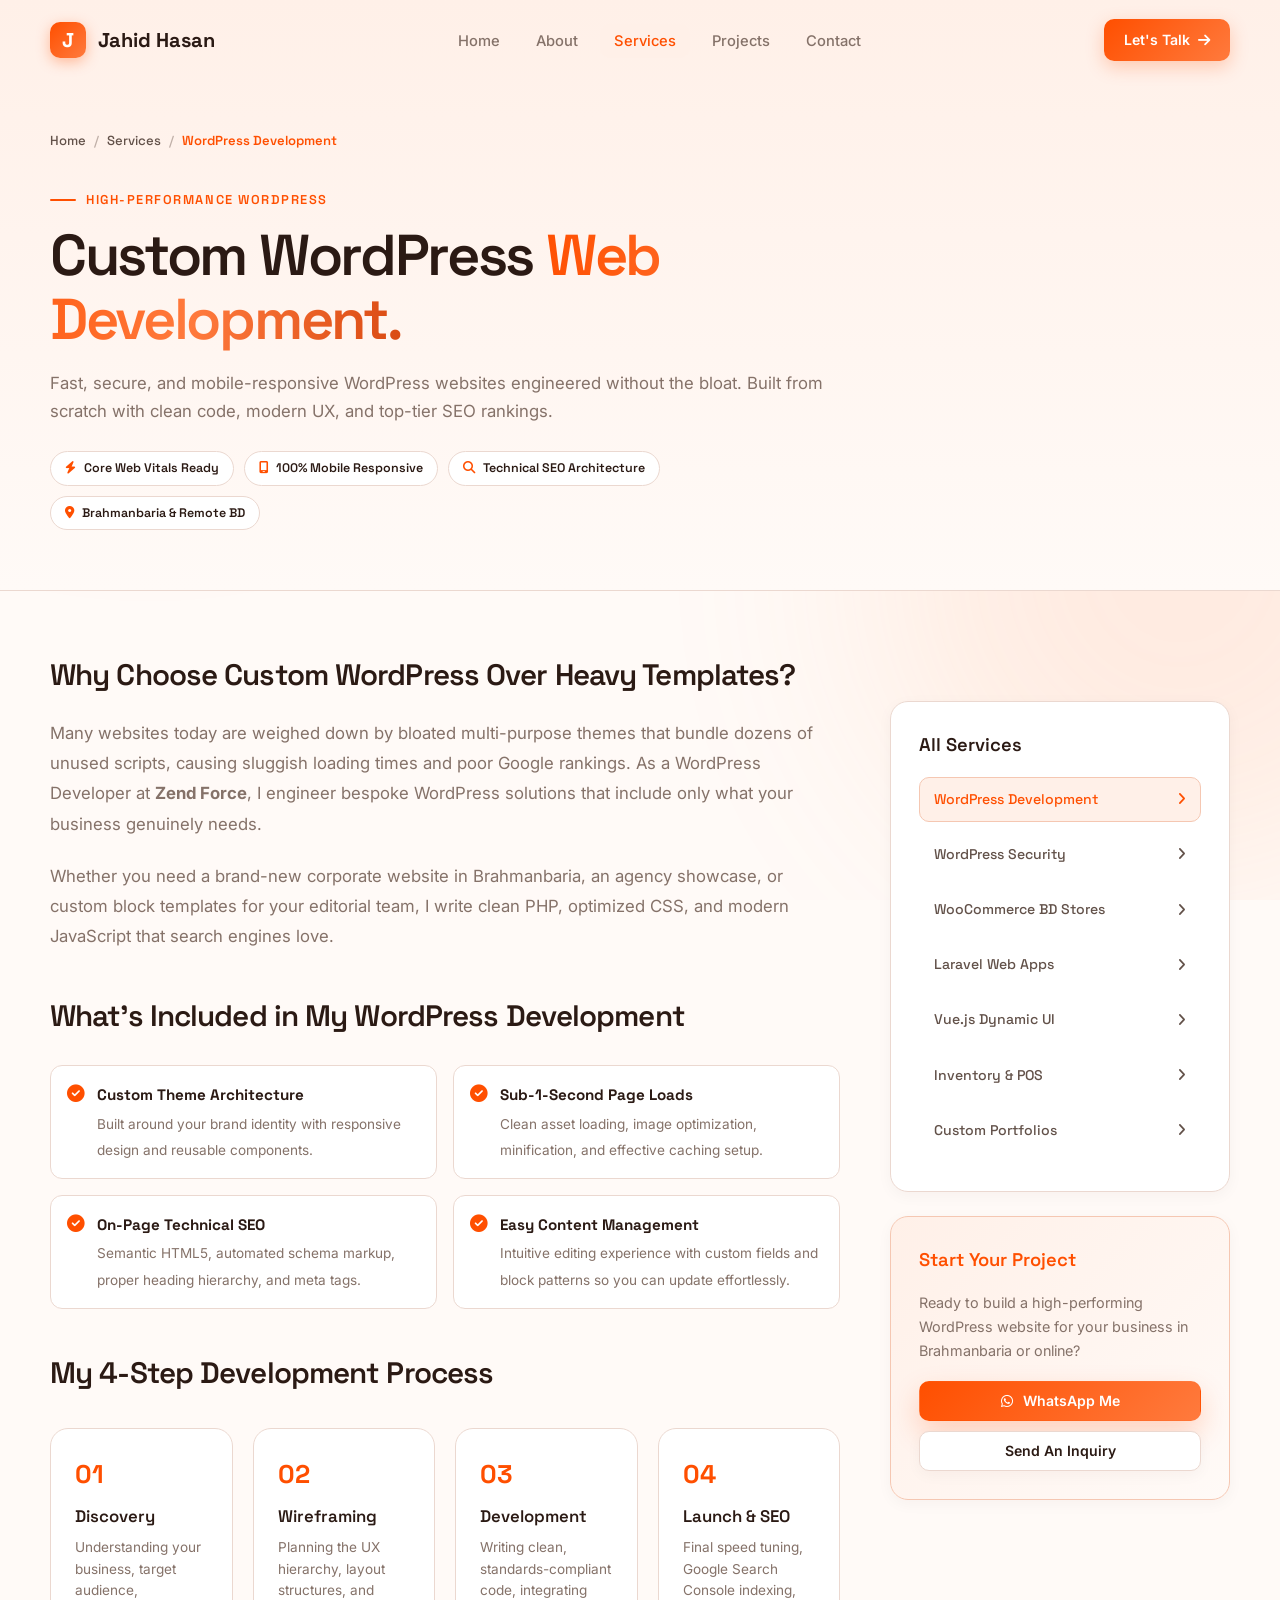
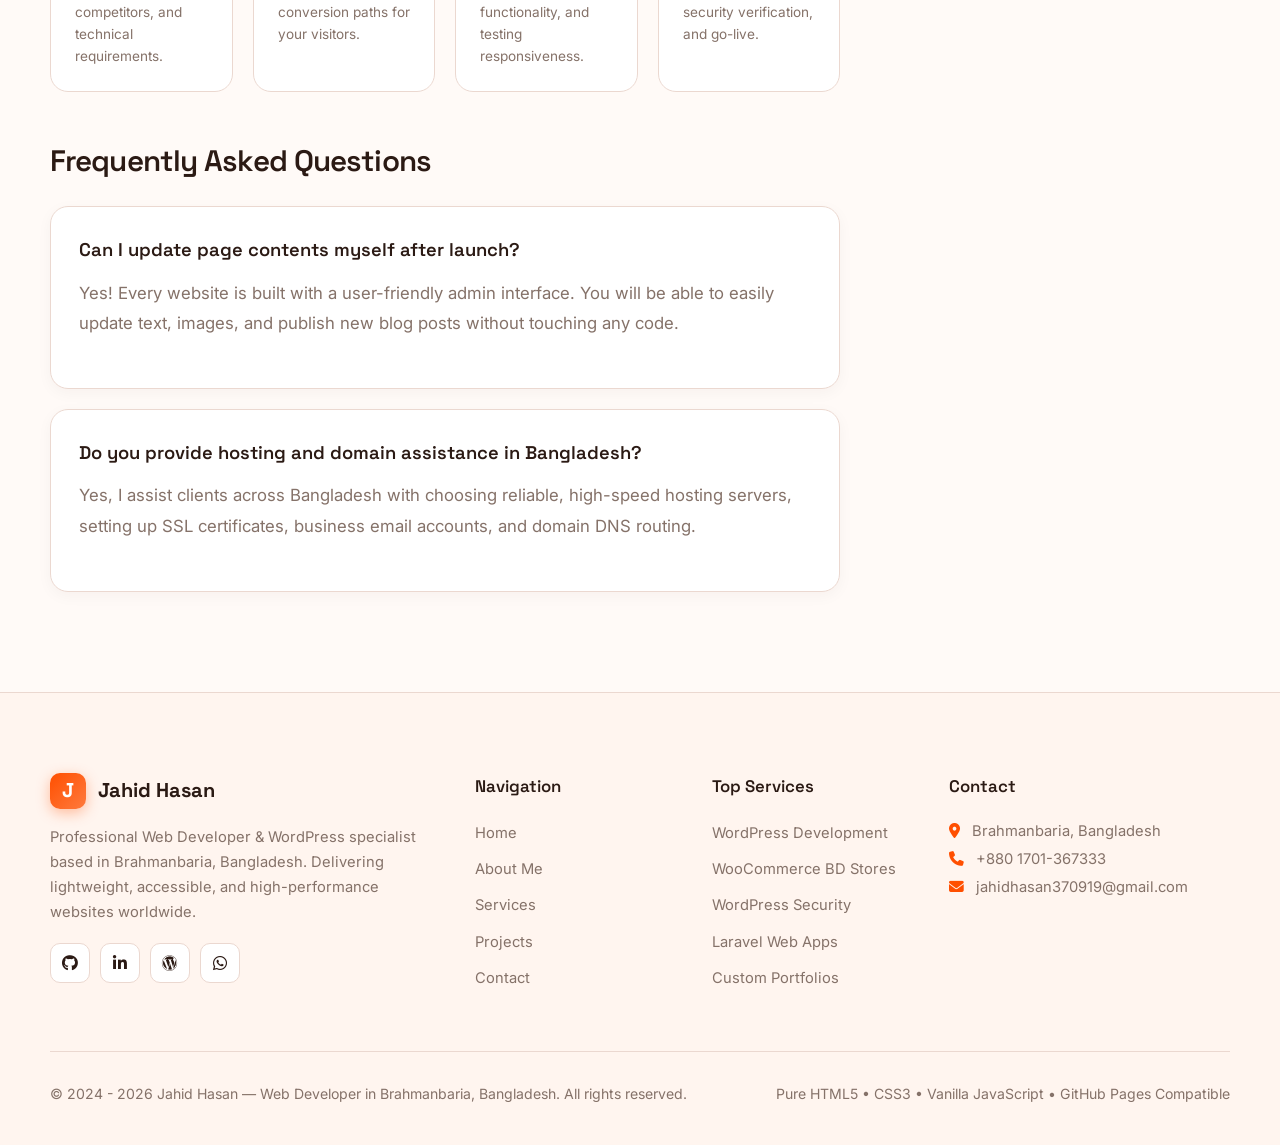
<file: services/wordpress-development.html>
<!DOCTYPE html>
<html lang="en">

<head>
    <meta charset="UTF-8">
    <meta name="viewport" content="width=device-width, initial-scale=1.0">

    <title>Custom WordPress Development Services — Jahid Hasan | Brahmanbaria, BD</title>

    <!-- SEO Meta Tags -->
    <meta name="description"
        content="Professional WordPress development services by Jahid Hasan in Brahmanbaria, Bangladesh. Custom themes, clean code, speed optimization, Elementor widgets, and mobile responsiveness.">
    <meta name="keywords"
        content="WordPress Development Brahmanbaria, WordPress Developer Bangladesh, Custom WordPress Themes BD, WordPress Speed Optimization, Elementor Custom Layouts, WordPress Developer Zend Force">
    <meta name="author" content="Jahid Hasan">
    <meta name="robots" content="index, follow, max-image-preview:large">
    <link rel="canonical" href="https://jahid-we.github.io/portfolio/services/wordpress-development.html">

    <!-- Favicon & Theme Color -->
    <link rel="icon" type="image/svg+xml" href="../assets/icons/favicon.svg">
    <meta name="theme-color" content="#FF4F00">

    <!-- Geo / Local SEO Meta Tags (Brahmanbaria, Bangladesh) -->
    <meta name="geo.region" content="BD-15">
    <meta name="geo.placename" content="Brahmanbaria, Bangladesh">
    <meta name="geo.position" content="23.9608;91.1115">
    <meta name="ICBM" content="23.9608, 91.1115">

    <!-- Open Graph -->
    <meta property="og:type" content="article">
    <meta property="og:title" content="Custom WordPress Development Services — Jahid Hasan">
    <meta property="og:description"
        content="Fast, secure, and tailor-made WordPress solutions engineered for local businesses in Brahmanbaria, BD, and worldwide.">
    <meta property="og:image" content="https://jahid-we.github.io/portfolio/assets/images/profile_portrait.jpg">
    <meta property="og:url" content="https://jahid-we.github.io/portfolio/services/wordpress-development.html">
    <meta property="og:site_name" content="Jahid Hasan Portfolio">

    <!-- Twitter Card -->
    <meta name="twitter:card" content="summary_large_image">
    <meta name="twitter:title" content="Custom WordPress Development Services — Jahid Hasan">
    <meta name="twitter:description" content="Custom WordPress themes, clean code, speed optimization, and responsive design in Brahmanbaria, BD.">
    <meta name="twitter:image" content="https://jahid-we.github.io/portfolio/assets/images/profile_portrait.jpg">

    <!-- Fonts & Icons -->
    <link rel="preconnect" href="https://fonts.googleapis.com">
    <link rel="preconnect" href="https://fonts.gstatic.com" crossorigin>
    <link
        href="https://fonts.googleapis.com/css2?family=Inter:wght@400;500;600;700&family=Space+Grotesk:wght@500;600;700&display=swap"
        rel="stylesheet">
    <link rel="stylesheet" href="https://cdnjs.cloudflare.com/ajax/libs/font-awesome/6.6.0/css/all.min.css">

    <!-- CSS -->
    <link rel="stylesheet" href="../assets/css/style.css">
    <link rel="stylesheet" href="../assets/css/responsive.css">
    <link rel="stylesheet" href="../assets/css/animations.css">

    <!-- JSON-LD -->
    <script type="application/ld+json">
    {
      "@context": "https://schema.org",
      "@graph": [
        {
          "@type": "Service",
          "name": "Custom WordPress Web Development",
          "serviceType": "WordPress Development",
          "provider": {
            "@type": "Person",
            "name": "Jahid Hasan",
            "url": "https://jahid-we.github.io/portfolio/"
          },
          "areaServed": [
            { "@type": "City", "name": "Brahmanbaria" },
            { "@type": "Country", "name": "Bangladesh" },
            { "@type": "Place", "name": "Worldwide" }
          ],
          "description": "Custom WordPress websites, responsive theme development, and speed optimization for businesses in Brahmanbaria, Dhaka, and worldwide."
        },
        {
          "@type": "BreadcrumbList",
          "itemListElement": [
            { "@type": "ListItem", "position": 1, "name": "Home", "item": "https://jahid-we.github.io/portfolio/" },
            { "@type": "ListItem", "position": 2, "name": "Services", "item": "https://jahid-we.github.io/portfolio/services/" },
            { "@type": "ListItem", "position": 3, "name": "WordPress Development", "item": "https://jahid-we.github.io/portfolio/services/wordpress-development.html" }
          ]
        }
      ]
    }
    </script>
</head>

<body>

    <div class="bg-decorations">
        <div class="glow glow-1"></div>
        <div class="glow glow-2"></div>
    </div>

    <div class="scroll-progress" id="scrollProgress"></div>

    <!-- HEADER -->
    <header class="header" id="header">
        <div class="container">
            <nav class="nav">
                <a href="../index.html" class="logo">
                    <span class="logo-mark">J</span>
                    Jahid Hasan
                </a>

                <ul class="nav-links" id="navLinks">
                    <li><a href="../index.html">Home</a></li>
                    <li><a href="../about.html">About</a></li>
                    <li><a href="index.html" class="active">Services</a></li>
                    <li><a href="../projects/">Projects</a></li>
                    <li><a href="../contact.html">Contact</a></li>
                </ul>

                <a href="../contact.html" class="nav-cta">
                    Let's Talk
                    <i class="fa-solid fa-arrow-right"></i>
                </a>

                <button class="menu-toggle" id="menuToggle" aria-label="Toggle navigation" aria-expanded="false">
                    <i class="fa-solid fa-bars"></i>
                </button>
            </nav>
        </div>
    </header>

    <main>

        <!-- SERVICE HERO -->
        <section class="service-hero">
            <div class="container">
                <nav class="breadcrumbs" aria-label="Breadcrumb">
                    <a href="../index.html">Home</a>
                    <span class="separator">/</span>
                    <a href="index.html">Services</a>
                    <span class="separator">/</span>
                    <span class="current">WordPress Development</span>
                </nav>

                <div class="service-hero-content">
                    <span class="section-kicker">High-Performance WordPress</span>
                    <h1 class="section-title">
                        Custom WordPress
                        <span class="gradient-text">Web Development.</span>
                    </h1>
                    <p class="section-description">
                        Fast, secure, and mobile-responsive WordPress websites engineered without the bloat. Built from scratch with clean code, modern UX, and top-tier SEO rankings.
                    </p>

                    <div class="service-meta-badges">
                        <span class="service-badge"><i class="fa-solid fa-bolt"></i> Core Web Vitals Ready</span>
                        <span class="service-badge"><i class="fa-solid fa-mobile-screen"></i> 100% Mobile Responsive</span>
                        <span class="service-badge"><i class="fa-solid fa-magnifying-glass"></i> Technical SEO Architecture</span>
                        <span class="service-badge"><i class="fa-solid fa-location-dot"></i> Brahmanbaria & Remote BD</span>
                    </div>
                </div>
            </div>
        </section>

        <!-- SERVICE BODY & SIDEBAR -->
        <section>
            <div class="container">
                <div class="service-body-grid">
                    <!-- Main Content -->
                    <div class="service-main-content">
                        <h2>Why Choose Custom WordPress Over Heavy Templates?</h2>
                        <p>
                            Many websites today are weighed down by bloated multi-purpose themes that bundle dozens of unused scripts, causing sluggish loading times and poor Google rankings. As a WordPress Developer at <strong>Zend Force</strong>, I engineer bespoke WordPress solutions that include only what your business genuinely needs.
                        </p>
                        <p>
                            Whether you need a brand-new corporate website in Brahmanbaria, an agency showcase, or custom block templates for your editorial team, I write clean PHP, optimized CSS, and modern JavaScript that search engines love.
                        </p>

                        <h2>What's Included in My WordPress Development</h2>
                        <div class="feature-check-list">
                            <div class="feature-check-item">
                                <i class="fa-solid fa-check-circle"></i>
                                <div>
                                    <strong>Custom Theme Architecture</strong>
                                    <span>Built around your brand identity with responsive design and reusable components.</span>
                                </div>
                            </div>

                            <div class="feature-check-item">
                                <i class="fa-solid fa-check-circle"></i>
                                <div>
                                    <strong>Sub-1-Second Page Loads</strong>
                                    <span>Clean asset loading, image optimization, minification, and effective caching setup.</span>
                                </div>
                            </div>

                            <div class="feature-check-item">
                                <i class="fa-solid fa-check-circle"></i>
                                <div>
                                    <strong>On-Page Technical SEO</strong>
                                    <span>Semantic HTML5, automated schema markup, proper heading hierarchy, and meta tags.</span>
                                </div>
                            </div>

                            <div class="feature-check-item">
                                <i class="fa-solid fa-check-circle"></i>
                                <div>
                                    <strong>Easy Content Management</strong>
                                    <span>Intuitive editing experience with custom fields and block patterns so you can update effortlessly.</span>
                                </div>
                            </div>
                        </div>

                        <h2>My 4-Step Development Process</h2>
                        <div class="process-grid">
                            <div class="process-step">
                                <span class="step-num">01</span>
                                <h4>Discovery</h4>
                                <p>Understanding your business, target audience, competitors, and technical requirements.</p>
                            </div>
                            <div class="process-step">
                                <span class="step-num">02</span>
                                <h4>Wireframing</h4>
                                <p>Planning the UX hierarchy, layout structures, and conversion paths for your visitors.</p>
                            </div>
                            <div class="process-step">
                                <span class="step-num">03</span>
                                <h4>Development</h4>
                                <p>Writing clean, standards-compliant code, integrating functionality, and testing responsiveness.</p>
                            </div>
                            <div class="process-step">
                                <span class="step-num">04</span>
                                <h4>Launch & SEO</h4>
                                <p>Final speed tuning, Google Search Console indexing, security verification, and go-live.</p>
                            </div>
                        </div>

                        <h2>Frequently Asked Questions</h2>
                        <div class="faq-grid" style="grid-template-columns: 1fr; margin-top: 20px;">
                            <div class="faq-card">
                                <h3>Can I update page contents myself after launch?</h3>
                                <p>Yes! Every website is built with a user-friendly admin interface. You will be able to easily update text, images, and publish new blog posts without touching any code.</p>
                            </div>
                            <div class="faq-card">
                                <h3>Do you provide hosting and domain assistance in Bangladesh?</h3>
                                <p>Yes, I assist clients across Bangladesh with choosing reliable, high-speed hosting servers, setting up SSL certificates, business email accounts, and domain DNS routing.</p>
                            </div>
                        </div>
                    </div>

                    <!-- Sidebar -->
                    <aside class="service-sidebar">
                        <div class="sidebar-card">
                            <h3>All Services</h3>
                            <ul class="sidebar-service-list">
                                <li><a href="wordpress-development.html" class="active">WordPress Development <i class="fa-solid fa-angle-right"></i></a></li>
                                <li><a href="wordpress-security.html">WordPress Security <i class="fa-solid fa-angle-right"></i></a></li>
                                <li><a href="woocommerce-development.html">WooCommerce BD Stores <i class="fa-solid fa-angle-right"></i></a></li>
                                <li><a href="laravel-development.html">Laravel Web Apps <i class="fa-solid fa-angle-right"></i></a></li>
                                <li><a href="vue-js-development.html">Vue.js Dynamic UI <i class="fa-solid fa-angle-right"></i></a></li>
                                <li><a href="inventory-pos-development.html">Inventory & POS <i class="fa-solid fa-angle-right"></i></a></li>
                                <li><a href="custom-portfolio-development.html">Custom Portfolios <i class="fa-solid fa-angle-right"></i></a></li>
                            </ul>
                        </div>

                        <div class="sidebar-card" style="background: linear-gradient(135deg, #FFF0E8, #FFFAF7); border-color: #F5C7B2;">
                            <h3 style="color: var(--primary);">Start Your Project</h3>
                            <p style="font-size: 0.9rem; color: var(--muted); margin-bottom: 18px;">
                                Ready to build a high-performing WordPress website for your business in Brahmanbaria or online?
                            </p>
                            <a href="https://wa.me/8801701367333" target="_blank" rel="noopener" class="btn btn-primary btn-sm" style="width: 100%; margin-bottom: 10px;">
                                <i class="fa-brands fa-whatsapp"></i> WhatsApp Me
                            </a>
                            <a href="../contact.html" class="btn btn-secondary btn-sm" style="width: 100%;">
                                Send An Inquiry
                            </a>
                        </div>
                    </aside>
                </div>
            </div>
        </section>

    </main>

    <!-- FOOTER -->
    <footer class="footer">
        <div class="container">
            <div class="footer-grid">
                <div class="footer-col">
                    <a href="../index.html" class="logo" style="margin-bottom: 16px;">
                        <span class="logo-mark">J</span>
                        Jahid Hasan
                    </a>
                    <p>
                        Professional Web Developer & WordPress specialist based in Brahmanbaria, Bangladesh. Delivering lightweight, accessible, and high-performance websites worldwide.
                    </p>
                    <div class="social-links">
                        <a href="https://github.com/jahid-we" target="_blank" rel="noopener" class="social-link" aria-label="GitHub"><i class="fa-brands fa-github"></i></a>
                        <a href="https://www.linkedin.com/in/jahid-hasan-6891123a8" target="_blank" rel="noopener" class="social-link" aria-label="LinkedIn"><i class="fa-brands fa-linkedin-in"></i></a>
                        <a href="https://profiles.wordpress.org/jahidzendforce/" target="_blank" rel="noopener" class="social-link" aria-label="WordPress"><i class="fa-brands fa-wordpress"></i></a>
                        <a href="https://wa.me/8801701367333" target="_blank" rel="noopener" class="social-link" aria-label="WhatsApp"><i class="fa-brands fa-whatsapp"></i></a>
                    </div>
                </div>

                <div class="footer-col">
                    <h4>Navigation</h4>
                    <ul>
                        <li><a href="../index.html">Home</a></li>
                        <li><a href="../about.html">About Me</a></li>
                        <li><a href="index.html">Services</a></li>
                        <li><a href="../projects/">Projects</a></li>
                        <li><a href="../contact.html">Contact</a></li>
                    </ul>
                </div>

                <div class="footer-col">
                    <h4>Top Services</h4>
                    <ul>
                        <li><a href="wordpress-development.html">WordPress Development</a></li>
                        <li><a href="woocommerce-development.html">WooCommerce BD Stores</a></li>
                        <li><a href="wordpress-security.html">WordPress Security</a></li>
                        <li><a href="laravel-development.html">Laravel Web Apps</a></li>
                        <li><a href="custom-portfolio-development.html">Custom Portfolios</a></li>
                    </ul>
                </div>

                <div class="footer-col">
                    <h4>Contact</h4>
                    <p>
                        <i class="fa-solid fa-location-dot" style="color: var(--primary); margin-right: 8px;"></i>
                        Brahmanbaria, Bangladesh<br>
                        <i class="fa-solid fa-phone" style="color: var(--primary); margin-right: 8px; margin-top: 8px;"></i>
                        +880 1701-367333<br>
                        <i class="fa-solid fa-envelope" style="color: var(--primary); margin-right: 8px; margin-top: 8px;"></i>
                        jahidhasan370919@gmail.com
                    </p>
                </div>
            </div>

            <div class="footer-bottom">
                <p>© 2024 - <span class="current-year">2026</span> Jahid Hasan — Web Developer in Brahmanbaria, Bangladesh. All rights reserved.</p>
                <p>Pure HTML5 • CSS3 • Vanilla JavaScript • GitHub Pages Compatible</p>
            </div>
        </div>
    </footer>

    <script src="../assets/js/main.js"></script>
    <script src="../assets/js/components.js"></script>

</body>

</html>
</file>
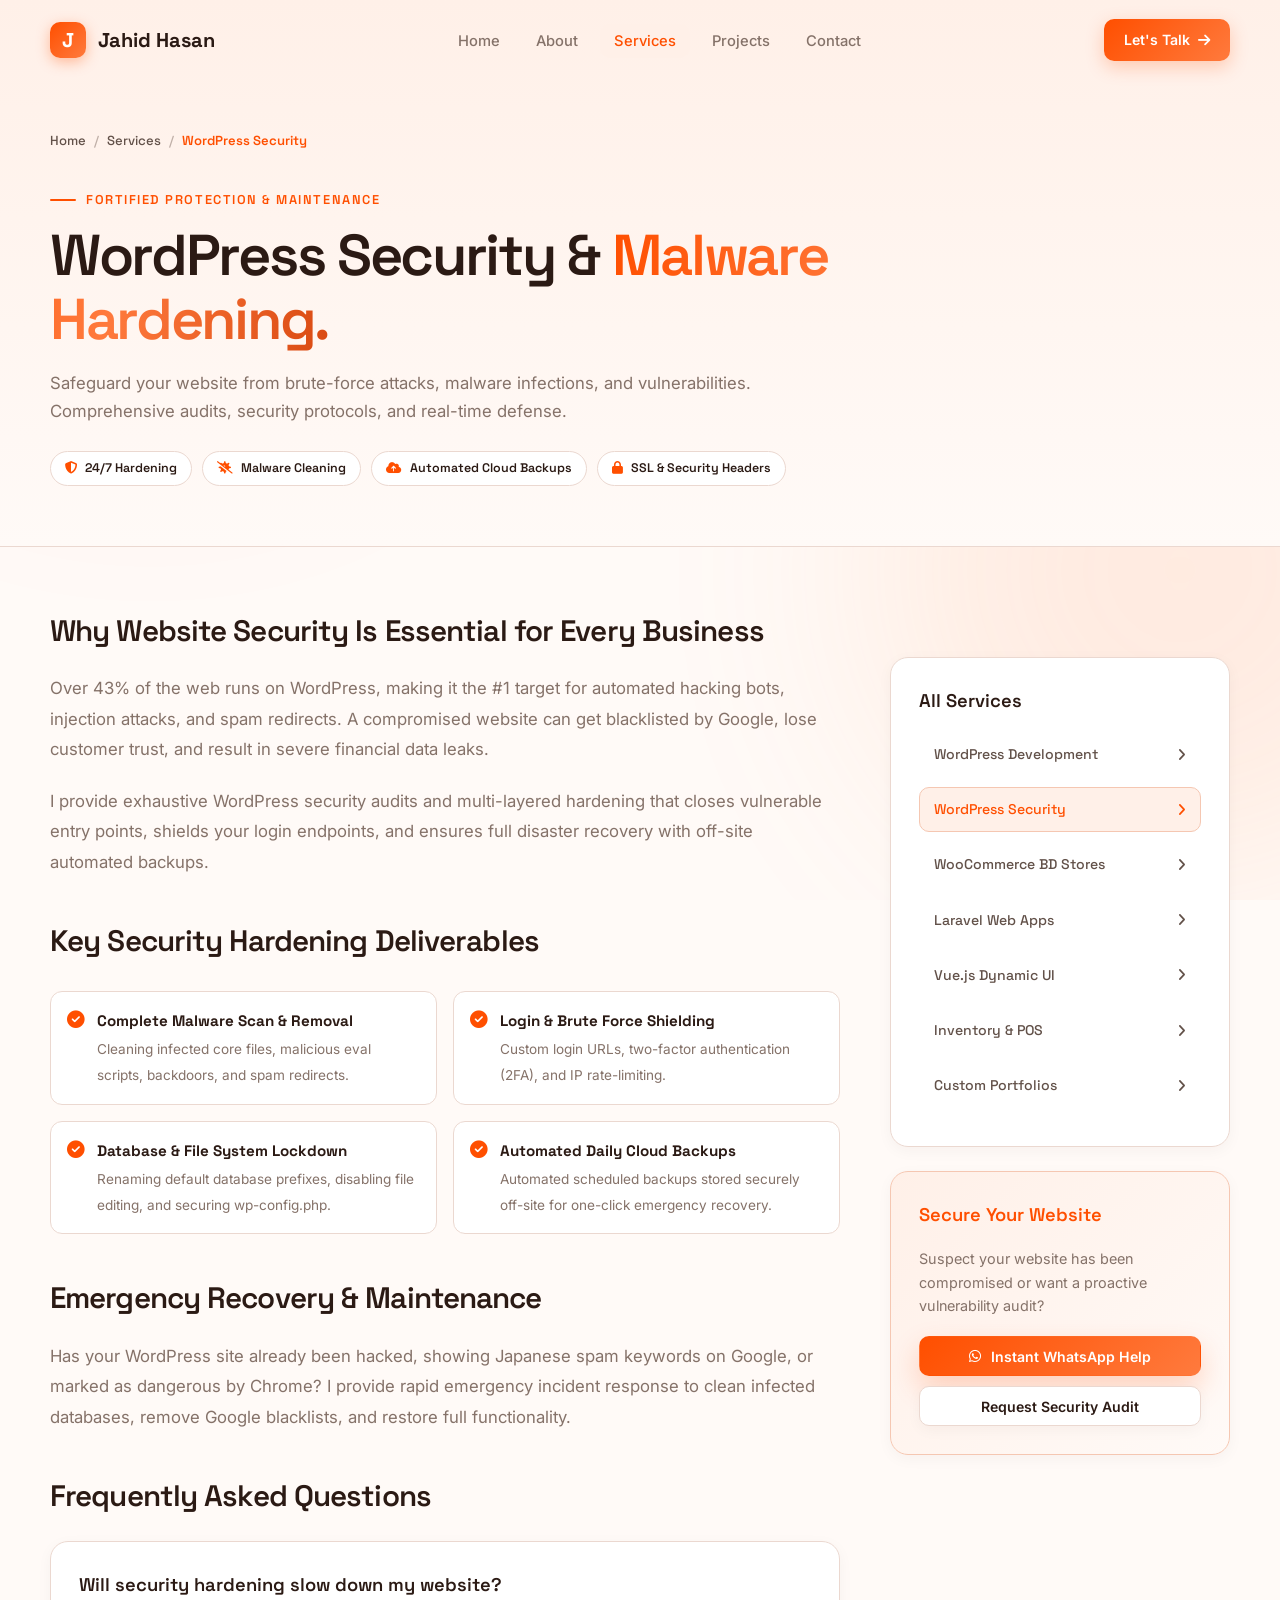
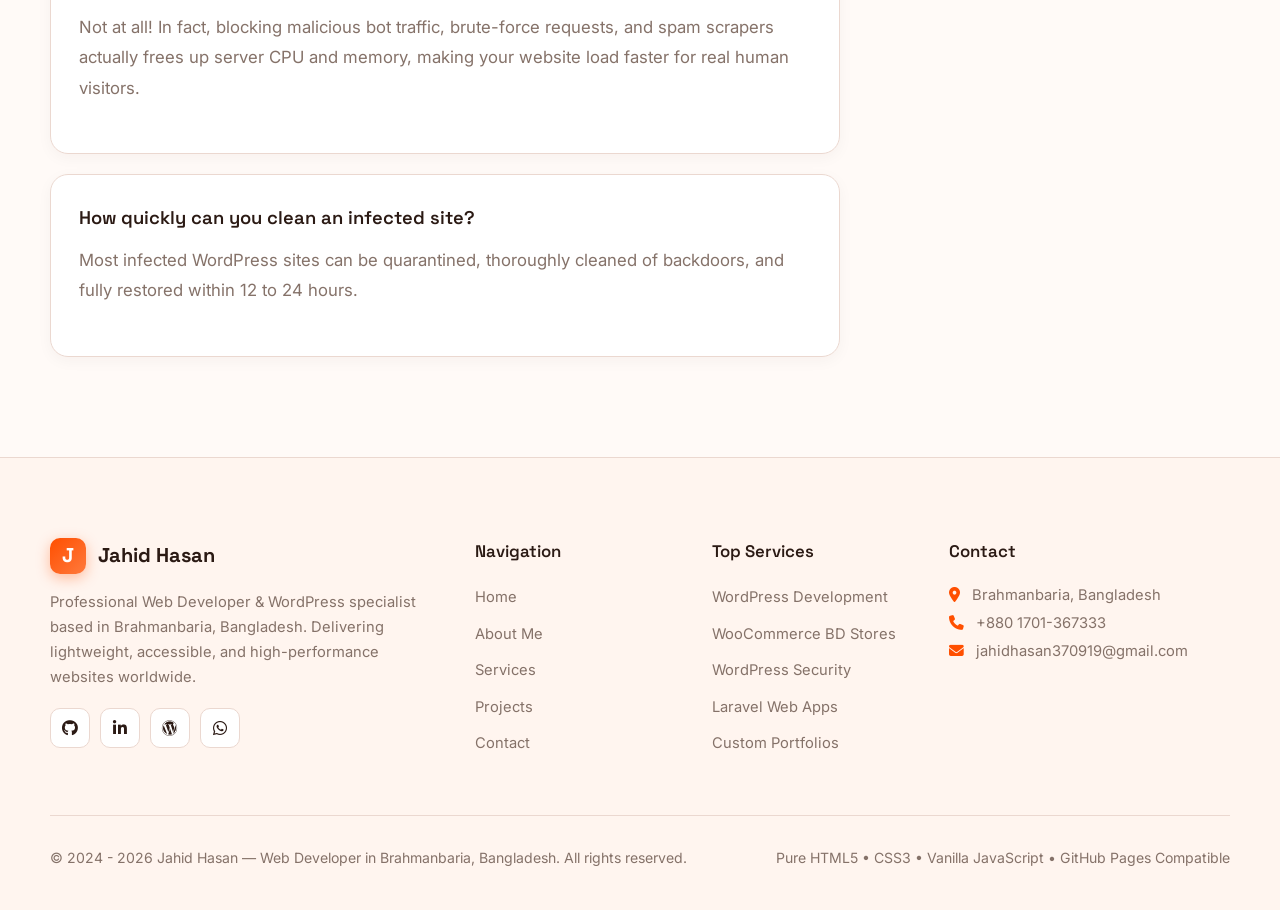
<file: services/wordpress-security.html>
<!DOCTYPE html>
<html lang="en">

<head>
    <meta charset="UTF-8">
    <meta name="viewport" content="width=device-width, initial-scale=1.0">

    <title>WordPress Security & Malware Hardening Services — Jahid Hasan | BD</title>

    <!-- SEO Meta Tags -->
    <meta name="description"
        content="Professional WordPress security, malware cleanup, and website hardening services by Jahid Hasan in Bangladesh. Protect your WordPress site from hacks, brute-force attacks, and vulnerabilities.">
    <meta name="keywords"
        content="WordPress Security Bangladesh, WordPress Malware Removal BD, WordPress Hardening Services, Fix Hacked WordPress Site, Secure WordPress Developer Brahmanbaria">
    <meta name="author" content="Jahid Hasan">
    <meta name="robots" content="index, follow, max-image-preview:large">
    <link rel="canonical" href="https://jahid-we.github.io/portfolio/services/wordpress-security.html">

    <!-- Favicon & Theme Color -->
    <link rel="icon" type="image/svg+xml" href="../assets/icons/favicon.svg">
    <meta name="theme-color" content="#FF4F00">

    <!-- Geo / Local SEO Meta Tags (Brahmanbaria, Bangladesh) -->
    <meta name="geo.region" content="BD-15">
    <meta name="geo.placename" content="Brahmanbaria, Bangladesh">
    <meta name="geo.position" content="23.9608;91.1115">
    <meta name="ICBM" content="23.9608, 91.1115">

    <!-- Open Graph -->
    <meta property="og:type" content="article">
    <meta property="og:title" content="WordPress Security & Malware Hardening Services — Jahid Hasan">
    <meta property="og:description"
        content="Protect your website with comprehensive WordPress hardening, malware removal, SSL enforcement, and automated cloud backups.">
    <meta property="og:image" content="https://jahid-we.github.io/portfolio/assets/images/profile_portrait.jpg">
    <meta property="og:url" content="https://jahid-we.github.io/portfolio/services/wordpress-security.html">
    <meta property="og:site_name" content="Jahid Hasan Portfolio">

    <!-- Twitter Card -->
    <meta name="twitter:card" content="summary_large_image">
    <meta name="twitter:title" content="WordPress Security & Malware Hardening — Jahid Hasan">
    <meta name="twitter:description" content="Malware cleaning, brute-force shielding, database hardening, and automated off-site cloud backups.">
    <meta name="twitter:image" content="https://jahid-we.github.io/portfolio/assets/images/profile_portrait.jpg">

    <!-- Fonts & Icons -->
    <link rel="preconnect" href="https://fonts.googleapis.com">
    <link rel="preconnect" href="https://fonts.gstatic.com" crossorigin>
    <link
        href="https://fonts.googleapis.com/css2?family=Inter:wght@400;500;600;700&family=Space+Grotesk:wght@500;600;700&display=swap"
        rel="stylesheet">
    <link rel="stylesheet" href="https://cdnjs.cloudflare.com/ajax/libs/font-awesome/6.6.0/css/all.min.css">

    <!-- CSS -->
    <link rel="stylesheet" href="../assets/css/style.css">
    <link rel="stylesheet" href="../assets/css/responsive.css">
    <link rel="stylesheet" href="../assets/css/animations.css">

    <!-- JSON-LD -->
    <script type="application/ld+json">
    {
      "@context": "https://schema.org",
      "@graph": [
        {
          "@type": "Service",
          "name": "WordPress Security & Hardening",
          "serviceType": "Cybersecurity & Maintenance",
          "provider": {
            "@type": "Person",
            "name": "Jahid Hasan",
            "url": "https://jahid-we.github.io/portfolio/"
          },
          "areaServed": [
            { "@type": "City", "name": "Brahmanbaria" },
            { "@type": "Country", "name": "Bangladesh" },
            { "@type": "Place", "name": "Worldwide" }
          ],
          "description": "Vulnerability auditing, malware cleanup, firewall setup, secure headers, and automated cloud backups to keep your website safe 24/7."
        },
        {
          "@type": "BreadcrumbList",
          "itemListElement": [
            { "@type": "ListItem", "position": 1, "name": "Home", "item": "https://jahid-we.github.io/portfolio/" },
            { "@type": "ListItem", "position": 2, "name": "Services", "item": "https://jahid-we.github.io/portfolio/services/" },
            { "@type": "ListItem", "position": 3, "name": "WordPress Security", "item": "https://jahid-we.github.io/portfolio/services/wordpress-security.html" }
          ]
        }
      ]
    }
    </script>
</head>

<body>

    <div class="bg-decorations">
        <div class="glow glow-1"></div>
        <div class="glow glow-2"></div>
    </div>

    <div class="scroll-progress" id="scrollProgress"></div>

    <!-- HEADER -->
    <header class="header" id="header">
        <div class="container">
            <nav class="nav">
                <a href="../index.html" class="logo">
                    <span class="logo-mark">J</span>
                    Jahid Hasan
                </a>

                <ul class="nav-links" id="navLinks">
                    <li><a href="../index.html">Home</a></li>
                    <li><a href="../about.html">About</a></li>
                    <li><a href="index.html" class="active">Services</a></li>
                    <li><a href="../projects/">Projects</a></li>
                    <li><a href="../contact.html">Contact</a></li>
                </ul>

                <a href="../contact.html" class="nav-cta">
                    Let's Talk
                    <i class="fa-solid fa-arrow-right"></i>
                </a>

                <button class="menu-toggle" id="menuToggle" aria-label="Toggle navigation" aria-expanded="false">
                    <i class="fa-solid fa-bars"></i>
                </button>
            </nav>
        </div>
    </header>

    <main>

        <!-- SERVICE HERO -->
        <section class="service-hero">
            <div class="container">
                <nav class="breadcrumbs" aria-label="Breadcrumb">
                    <a href="../index.html">Home</a>
                    <span class="separator">/</span>
                    <a href="index.html">Services</a>
                    <span class="separator">/</span>
                    <span class="current">WordPress Security</span>
                </nav>

                <div class="service-hero-content">
                    <span class="section-kicker">Fortified Protection & Maintenance</span>
                    <h1 class="section-title">
                        WordPress Security &
                        <span class="gradient-text">Malware Hardening.</span>
                    </h1>
                    <p class="section-description">
                        Safeguard your website from brute-force attacks, malware infections, and vulnerabilities. Comprehensive audits, security protocols, and real-time defense.
                    </p>

                    <div class="service-meta-badges">
                        <span class="service-badge"><i class="fa-solid fa-shield-halved"></i> 24/7 Hardening</span>
                        <span class="service-badge"><i class="fa-solid fa-virus-slash"></i> Malware Cleaning</span>
                        <span class="service-badge"><i class="fa-solid fa-cloud-arrow-up"></i> Automated Cloud Backups</span>
                        <span class="service-badge"><i class="fa-solid fa-lock"></i> SSL & Security Headers</span>
                    </div>
                </div>
            </div>
        </section>

        <!-- SERVICE BODY & SIDEBAR -->
        <section>
            <div class="container">
                <div class="service-body-grid">
                    <!-- Main Content -->
                    <div class="service-main-content">
                        <h2>Why Website Security Is Essential for Every Business</h2>
                        <p>
                            Over 43% of the web runs on WordPress, making it the #1 target for automated hacking bots, injection attacks, and spam redirects. A compromised website can get blacklisted by Google, lose customer trust, and result in severe financial data leaks.
                        </p>
                        <p>
                            I provide exhaustive WordPress security audits and multi-layered hardening that closes vulnerable entry points, shields your login endpoints, and ensures full disaster recovery with off-site automated backups.
                        </p>

                        <h2>Key Security Hardening Deliverables</h2>
                        <div class="feature-check-list">
                            <div class="feature-check-item">
                                <i class="fa-solid fa-check-circle"></i>
                                <div>
                                    <strong>Complete Malware Scan & Removal</strong>
                                    <span>Cleaning infected core files, malicious eval scripts, backdoors, and spam redirects.</span>
                                </div>
                            </div>

                            <div class="feature-check-item">
                                <i class="fa-solid fa-check-circle"></i>
                                <div>
                                    <strong>Login & Brute Force Shielding</strong>
                                    <span>Custom login URLs, two-factor authentication (2FA), and IP rate-limiting.</span>
                                </div>
                            </div>

                            <div class="feature-check-item">
                                <i class="fa-solid fa-check-circle"></i>
                                <div>
                                    <strong>Database & File System Lockdown</strong>
                                    <span>Renaming default database prefixes, disabling file editing, and securing wp-config.php.</span>
                                </div>
                            </div>

                            <div class="feature-check-item">
                                <i class="fa-solid fa-check-circle"></i>
                                <div>
                                    <strong>Automated Daily Cloud Backups</strong>
                                    <span>Automated scheduled backups stored securely off-site for one-click emergency recovery.</span>
                                </div>
                            </div>
                        </div>

                        <h2>Emergency Recovery & Maintenance</h2>
                        <p>
                            Has your WordPress site already been hacked, showing Japanese spam keywords on Google, or marked as dangerous by Chrome? I provide rapid emergency incident response to clean infected databases, remove Google blacklists, and restore full functionality.
                        </p>

                        <h2>Frequently Asked Questions</h2>
                        <div class="faq-grid" style="grid-template-columns: 1fr; margin-top: 20px;">
                            <div class="faq-card">
                                <h3>Will security hardening slow down my website?</h3>
                                <p>Not at all! In fact, blocking malicious bot traffic, brute-force requests, and spam scrapers actually frees up server CPU and memory, making your website load faster for real human visitors.</p>
                            </div>
                            <div class="faq-card">
                                <h3>How quickly can you clean an infected site?</h3>
                                <p>Most infected WordPress sites can be quarantined, thoroughly cleaned of backdoors, and fully restored within 12 to 24 hours.</p>
                            </div>
                        </div>
                    </div>

                    <!-- Sidebar -->
                    <aside class="service-sidebar">
                        <div class="sidebar-card">
                            <h3>All Services</h3>
                            <ul class="sidebar-service-list">
                                <li><a href="wordpress-development.html">WordPress Development <i class="fa-solid fa-angle-right"></i></a></li>
                                <li><a href="wordpress-security.html" class="active">WordPress Security <i class="fa-solid fa-angle-right"></i></a></li>
                                <li><a href="woocommerce-development.html">WooCommerce BD Stores <i class="fa-solid fa-angle-right"></i></a></li>
                                <li><a href="laravel-development.html">Laravel Web Apps <i class="fa-solid fa-angle-right"></i></a></li>
                                <li><a href="vue-js-development.html">Vue.js Dynamic UI <i class="fa-solid fa-angle-right"></i></a></li>
                                <li><a href="inventory-pos-development.html">Inventory & POS <i class="fa-solid fa-angle-right"></i></a></li>
                                <li><a href="custom-portfolio-development.html">Custom Portfolios <i class="fa-solid fa-angle-right"></i></a></li>
                            </ul>
                        </div>

                        <div class="sidebar-card" style="background: linear-gradient(135deg, #FFF0E8, #FFFAF7); border-color: #F5C7B2;">
                            <h3 style="color: var(--primary);">Secure Your Website</h3>
                            <p style="font-size: 0.9rem; color: var(--muted); margin-bottom: 18px;">
                                Suspect your website has been compromised or want a proactive vulnerability audit?
                            </p>
                            <a href="https://wa.me/8801701367333" target="_blank" rel="noopener" class="btn btn-primary btn-sm" style="width: 100%; margin-bottom: 10px;">
                                <i class="fa-brands fa-whatsapp"></i> Instant WhatsApp Help
                            </a>
                            <a href="../contact.html" class="btn btn-secondary btn-sm" style="width: 100%;">
                                Request Security Audit
                            </a>
                        </div>
                    </aside>
                </div>
            </div>
        </section>

    </main>

    <!-- FOOTER -->
    <footer class="footer">
        <div class="container">
            <div class="footer-grid">
                <div class="footer-col">
                    <a href="../index.html" class="logo" style="margin-bottom: 16px;">
                        <span class="logo-mark">J</span>
                        Jahid Hasan
                    </a>
                    <p>
                        Professional Web Developer & WordPress specialist based in Brahmanbaria, Bangladesh. Delivering lightweight, accessible, and high-performance websites worldwide.
                    </p>
                    <div class="social-links">
                        <a href="https://github.com/jahid-we" target="_blank" rel="noopener" class="social-link" aria-label="GitHub"><i class="fa-brands fa-github"></i></a>
                        <a href="https://www.linkedin.com/in/jahid-hasan-6891123a8" target="_blank" rel="noopener" class="social-link" aria-label="LinkedIn"><i class="fa-brands fa-linkedin-in"></i></a>
                        <a href="https://profiles.wordpress.org/jahidzendforce/" target="_blank" rel="noopener" class="social-link" aria-label="WordPress"><i class="fa-brands fa-wordpress"></i></a>
                        <a href="https://wa.me/8801701367333" target="_blank" rel="noopener" class="social-link" aria-label="WhatsApp"><i class="fa-brands fa-whatsapp"></i></a>
                    </div>
                </div>

                <div class="footer-col">
                    <h4>Navigation</h4>
                    <ul>
                        <li><a href="../index.html">Home</a></li>
                        <li><a href="../about.html">About Me</a></li>
                        <li><a href="index.html">Services</a></li>
                        <li><a href="../projects/">Projects</a></li>
                        <li><a href="../contact.html">Contact</a></li>
                    </ul>
                </div>

                <div class="footer-col">
                    <h4>Top Services</h4>
                    <ul>
                        <li><a href="wordpress-development.html">WordPress Development</a></li>
                        <li><a href="woocommerce-development.html">WooCommerce BD Stores</a></li>
                        <li><a href="wordpress-security.html">WordPress Security</a></li>
                        <li><a href="laravel-development.html">Laravel Web Apps</a></li>
                        <li><a href="custom-portfolio-development.html">Custom Portfolios</a></li>
                    </ul>
                </div>

                <div class="footer-col">
                    <h4>Contact</h4>
                    <p>
                        <i class="fa-solid fa-location-dot" style="color: var(--primary); margin-right: 8px;"></i>
                        Brahmanbaria, Bangladesh<br>
                        <i class="fa-solid fa-phone" style="color: var(--primary); margin-right: 8px; margin-top: 8px;"></i>
                        +880 1701-367333<br>
                        <i class="fa-solid fa-envelope" style="color: var(--primary); margin-right: 8px; margin-top: 8px;"></i>
                        jahidhasan370919@gmail.com
                    </p>
                </div>
            </div>

            <div class="footer-bottom">
                <p>© 2024 - <span class="current-year">2026</span> Jahid Hasan — Web Developer in Brahmanbaria, Bangladesh. All rights reserved.</p>
                <p>Pure HTML5 • CSS3 • Vanilla JavaScript • GitHub Pages Compatible</p>
            </div>
        </div>
    </footer>

    <script src="../assets/js/main.js"></script>
    <script src="../assets/js/components.js"></script>

</body>

</html>
</file>
<file: assets/css/style.css>
/* =========================================================
   PORTFOLIO STYLESHEET — JAHID HASAN
   Web Developer in Brahmanbaria, Bangladesh
   Vanilla CSS3 • Zero Frameworks
========================================================= */

/* =========================================================
   DESIGN TOKENS & CSS VARIABLES
========================================================= */
:root {
    /* Color Palette */
    --primary: #FF4F00;
    --primary-hover: #E04500;
    --primary-light: rgba(255, 79, 0, 0.12);
    --primary-glow: rgba(255, 79, 0, 0.25);

    --secondary: #2B1A14;
    --heading: #2B1A14;
    --accent: #FF9A62;

    --bg: #FFFAF7;
    --bg-soft: #FFF0E8;
    --bg-card: #FFFFFF;

    --text: #625149;
    --text-dark: #2B1A14;
    --muted: #857269;
    --border: #EBD8D0;
    --border-light: rgba(235, 216, 208, 0.6);
    --border-focus: #FF9A62;

    --surface: #FFFFFF;
    --surface-soft: #FFF5EF;
    --surface-2: #FFF0E8;

    --success: #1b8a5a;
    --success-bg: #E8F7F0;

    /* Shadows */
    --shadow-sm: 0 4px 15px rgba(43, 26, 20, 0.04);
    --shadow-md: 0 12px 32px rgba(43, 26, 20, 0.08);
    --shadow-lg: 0 24px 60px rgba(43, 26, 20, 0.12);

    /* Typography */
    --font-body: 'Inter', -apple-system, BlinkMacSystemFont, 'Segoe UI', Roboto, sans-serif;
    --font-heading: 'Space Grotesk', -apple-system, BlinkMacSystemFont, sans-serif;

    /* Layout & Sizing */
    --container: 1180px;
    --radius-sm: 10px;
    --radius-md: 18px;
    --radius-lg: 26px;
    --radius-full: 9999px;

    /* Transitions */
    --transition: 0.3s cubic-bezier(0.2, 0.8, 0.2, 1);
}

/* =========================================================
   GLOBAL RESET
========================================================= */
*,
*::before,
*::after {
    margin: 0;
    padding: 0;
    box-sizing: border-box;
}

html {
    scroll-behavior: smooth;
    scroll-padding-top: 90px;
}

body {
    font-family: var(--font-body);
    font-size: 1rem;
    font-weight: 400;
    line-height: 1.65;
    color: var(--text);
    background-color: var(--bg);
    overflow-x: hidden;
    -webkit-font-smoothing: antialiased;
    -moz-osx-font-smoothing: grayscale;
}

body.menu-open {
    overflow: hidden;
}

img,
svg {
    display: block;
    max-width: 100%;
    height: auto;
}

a {
    color: inherit;
    text-decoration: none;
    transition: var(--transition);
}

button {
    font: inherit;
    cursor: pointer;
    border: none;
    background: none;
    -webkit-tap-highlight-color: transparent;
}

ul, ol {
    list-style: none;
}

::selection {
    background: var(--primary);
    color: #FFFFFF;
}

/* =========================================================
   CONTAINER & LAYOUT
========================================================= */
.container {
    width: min(var(--container), calc(100% - 40px));
    margin-inline: auto;
}

section {
    position: relative;
    overflow: hidden;
}

.section-padding {
    padding: 100px 0;
}

.section-header {
    max-width: 720px;
    margin-bottom: 50px;
}

.section-header.center {
    text-align: center;
    margin-inline: auto;
}

.section-kicker {
    display: inline-flex;
    align-items: center;
    gap: 10px;
    margin-bottom: 14px;
    color: var(--primary);
    font-family: var(--font-heading);
    font-size: 0.8rem;
    font-weight: 600;
    letter-spacing: 0.12em;
    text-transform: uppercase;
}

.section-kicker::before {
    content: "";
    width: 26px;
    height: 2px;
    background: currentColor;
    border-radius: var(--radius-full);
}

.section-title {
    font-family: var(--font-heading);
    font-size: clamp(2.2rem, 4.5vw, 3.8rem);
    font-weight: 600;
    line-height: 1.1;
    letter-spacing: -0.04em;
    color: var(--heading);
    margin-bottom: 18px;
}

.section-description {
    color: var(--muted);
    font-size: 1.05rem;
    line-height: 1.7;
}

.gradient-text {
    background: linear-gradient(100deg, var(--primary) 0%, #FF7A3D 55%, #D94A12 100%);
    -webkit-background-clip: text;
    background-clip: text;
    color: transparent;
}

/* Background Atmosphere */
.bg-decorations {
    position: fixed;
    inset: 0;
    z-index: -10;
    pointer-events: none;
    overflow: hidden;
}

.bg-decorations .glow {
    position: absolute;
    width: 600px;
    height: 600px;
    border-radius: 50%;
    filter: blur(120px);
    opacity: 0.15;
}

.glow-1 {
    top: -200px;
    left: -150px;
    background: var(--primary);
}

.glow-2 {
    right: -200px;
    top: 30%;
    background: var(--accent);
}

.glow-3 {
    left: 20%;
    bottom: -200px;
    background: #FFD4C2;
}

.scroll-progress {
    position: fixed;
    top: 0;
    left: 0;
    height: 3px;
    width: 0%;
    background: linear-gradient(90deg, var(--primary), var(--accent));
    z-index: 1000;
    transition: width 0.1s linear;
}

/* =========================================================
   HEADER & NAVIGATION
========================================================= */
.header {
    position: fixed;
    top: 0;
    left: 0;
    right: 0;
    z-index: 900;
    transition: var(--transition);
}

.header.scrolled {
    background: rgba(255, 250, 247, 0.94);
    backdrop-filter: blur(16px);
    -webkit-backdrop-filter: blur(16px);
    border-bottom: 1px solid var(--border);
    box-shadow: var(--shadow-sm);
}

.nav {
    height: 80px;
    display: flex;
    align-items: center;
    justify-content: space-between;
    gap: 30px;
}

.logo {
    display: inline-flex;
    align-items: center;
    gap: 12px;
    font-family: var(--font-heading);
    font-size: 1.25rem;
    font-weight: 700;
    color: var(--heading);
    white-space: nowrap;
}

.logo-mark {
    width: 36px;
    height: 36px;
    display: grid;
    place-items: center;
    border-radius: 10px;
    color: #FFFFFF;
    background: linear-gradient(135deg, var(--primary), #FF7A3D);
    box-shadow: 0 4px 14px rgba(255, 79, 0, 0.35);
    font-weight: 700;
}

.nav-links {
    display: flex;
    align-items: center;
    gap: 8px;
}

.nav-links a {
    position: relative;
    padding: 8px 14px;
    color: var(--muted);
    font-size: 0.92rem;
    font-weight: 500;
    border-radius: var(--radius-sm);
    transition: var(--transition);
}

.nav-links a:hover,
.nav-links a.active {
    color: var(--primary);
    background: var(--bg-soft);
}

.nav-cta {
    display: inline-flex;
    align-items: center;
    gap: 8px;
    min-height: 42px;
    padding: 0 20px;
    border-radius: var(--radius-sm);
    background: linear-gradient(135deg, var(--primary), #FF7A3D);
    color: #FFFFFF;
    font-size: 0.88rem;
    font-weight: 600;
    box-shadow: 0 6px 18px rgba(255, 79, 0, 0.25);
    transition: var(--transition);
}

.nav-cta:hover {
    transform: translateY(-2px);
    box-shadow: 0 10px 24px rgba(255, 79, 0, 0.35);
    color: #FFFFFF;
}

.menu-toggle {
    display: none;
    width: 44px;
    height: 44px;
    align-items: center;
    justify-content: center;
    border: 1px solid var(--border);
    border-radius: 12px;
    background: #FFFFFF;
    color: var(--heading);
    font-size: 1.2rem;
}

/* =========================================================
   BUTTONS
========================================================= */
.btn {
    display: inline-flex;
    align-items: center;
    justify-content: center;
    gap: 10px;
    min-height: 50px;
    padding: 0 24px;
    border-radius: 12px;
    font-family: var(--font-body);
    font-size: 0.95rem;
    font-weight: 600;
    transition: var(--transition);
    cursor: pointer;
}

.btn-primary {
    background: linear-gradient(135deg, var(--primary), #FF7A3D);
    color: #FFFFFF;
    box-shadow: 0 12px 28px rgba(255, 79, 0, 0.22);
    border: 1px solid transparent;
}

.btn-primary:hover {
    transform: translateY(-2px);
    box-shadow: 0 16px 34px rgba(255, 79, 0, 0.3);
    color: #FFFFFF;
}

.btn-secondary {
    background: #FFFFFF;
    color: var(--heading);
    border: 1px solid var(--border);
    box-shadow: var(--shadow-sm);
}

.btn-secondary:hover {
    color: var(--primary);
    border-color: var(--accent);
    background: var(--bg-soft);
    transform: translateY(-2px);
}

.btn-sm {
    min-height: 40px;
    padding: 0 18px;
    font-size: 0.88rem;
    border-radius: 10px;
}

/* =========================================================
   HERO SECTION
========================================================= */
.hero {
    min-height: 100svh;
    display: flex;
    align-items: center;
    padding: 140px 0 90px;
}

.hero-grid {
    display: grid;
    grid-template-columns: minmax(0, 1.1fr) minmax(360px, 0.9fr);
    align-items: center;
    gap: clamp(40px, 6vw, 80px);
}

.eyebrow {
    display: inline-flex;
    align-items: center;
    gap: 10px;
    padding: 8px 16px;
    border: 1px solid #F5C7B2;
    border-radius: var(--radius-full);
    background: var(--bg-soft);
    color: #B83B08;
    font-family: var(--font-heading);
    font-size: 0.8rem;
    font-weight: 500;
    letter-spacing: 0.04em;
    margin-bottom: 22px;
}

.eyebrow-dot {
    width: 8px;
    height: 8px;
    border-radius: 50%;
    background: #22A06B;
    box-shadow: 0 0 12px rgba(34, 160, 107, 0.5);
    animation: pulseDot 2s infinite;
}

.hero-title {
    font-family: var(--font-heading);
    font-size: clamp(3rem, 6.2vw, 5.8rem);
    font-weight: 700;
    line-height: 1.02;
    letter-spacing: -0.05em;
    color: var(--heading);
    margin-bottom: 24px;
}

.hero-title span {
    display: block;
}

.typing-line {
    min-height: 32px;
    display: flex;
    align-items: center;
    gap: 8px;
    color: var(--primary);
    font-family: var(--font-heading);
    font-size: 1.15rem;
    font-weight: 600;
    margin-bottom: 24px;
}

.typing-cursor {
    width: 2px;
    height: 22px;
    background: var(--primary);
    animation: blink 0.9s infinite;
}

.hero-subtitle {
    max-width: 620px;
    color: var(--muted);
    font-size: 1.1rem;
    line-height: 1.7;
    margin-bottom: 35px;
}

.hero-buttons {
    display: flex;
    flex-wrap: wrap;
    gap: 15px;
}

/* HERO VISUAL & PROFILE CARD */
.hero-visual {
    position: relative;
    display: grid;
    place-items: center;
    min-height: 480px;
}

.orbit {
    position: absolute;
    border-radius: 50%;
    border: 1px dashed rgba(255, 79, 0, 0.15);
    pointer-events: none;
}

.orbit-1 { width: 440px; height: 440px; }
.orbit-2 { width: 560px; height: 560px; border-color: rgba(255, 154, 98, 0.2); }

.profile-card {
    position: relative;
    z-index: 3;
    width: min(320px, 75vw);
    aspect-ratio: 0.82;
    padding: 10px;
    border: 1px solid var(--border);
    border-radius: 30px;
    background: #FFFFFF;
    box-shadow: var(--shadow-lg);
    transition: transform 0.3s ease, box-shadow 0.3s ease;
}

.profile-card:hover {
    transform: translateY(-4px);
    box-shadow: 0 30px 70px rgba(43, 26, 20, 0.16);
}

.profile-inner {
    position: relative;
    width: 100%;
    height: 100%;
    overflow: hidden;
    border-radius: 22px;
    background: linear-gradient(180deg, #F5EAE4, #EBDCD3);
}

.profile-inner img {
    width: 100%;
    height: 100%;
    object-fit: cover;
    object-position: center top;
    transition: transform 0.5s ease;
}

.profile-card:hover .profile-inner img {
    transform: scale(1.03);
}

.profile-label {
    position: absolute;
    left: 14px;
    right: 14px;
    bottom: 14px;
    z-index: 4;
    padding: 12px 16px;
    border-radius: 16px;
    background: rgba(255, 255, 255, 0.94);
    border: 1px solid var(--border);
    box-shadow: var(--shadow-md);
    backdrop-filter: blur(16px);
    -webkit-backdrop-filter: blur(16px);
}

.profile-label strong {
    display: flex;
    align-items: center;
    justify-content: space-between;
    gap: 8px;
    font-family: var(--font-heading);
    font-size: 1.05rem;
    font-weight: 700;
    color: var(--heading);
}

.profile-status {
    display: inline-flex;
    align-items: center;
    gap: 5px;
    font-family: var(--font-heading);
    font-size: 0.7rem;
    font-weight: 500;
    color: var(--success);
    background: var(--success-bg);
    padding: 2px 8px;
    border-radius: var(--radius-full);
}

.profile-status-dot {
    width: 6px;
    height: 6px;
    border-radius: 50%;
    background: #22A06B;
    box-shadow: 0 0 8px rgba(34, 160, 107, 0.6);
}

.profile-sub {
    display: block;
    color: var(--muted);
    font-family: var(--font-heading);
    font-size: 0.76rem;
    font-weight: 500;
    margin-top: 3px;
}

.floating-card {
    position: absolute;
    z-index: 5;
    display: inline-flex;
    align-items: center;
    gap: 10px;
    padding: 11px 16px;
    border-radius: 14px;
    background: rgba(255, 255, 255, 0.94);
    border: 1px solid var(--border);
    box-shadow: var(--shadow-md);
    color: var(--heading);
    font-family: var(--font-heading);
    font-size: 0.84rem;
    font-weight: 600;
    backdrop-filter: blur(12px);
    -webkit-backdrop-filter: blur(12px);
    animation: floating 6s ease-in-out infinite;
}

.floating-card i {
    color: var(--primary);
    font-size: 1.05rem;
}

.floating-card.one {
    top: 8%;
    left: 2%;
    animation-delay: 0s;
}

.floating-card.two {
    right: -10px;
    bottom: 22%;
    animation-delay: -2s;
}

.floating-card.three {
    left: 4%;
    bottom: 6%;
    animation-delay: -4s;
}

/* =========================================================
   SERVICES SECTION & CARDS
========================================================= */
.services-grid {
    display: grid;
    grid-template-columns: repeat(3, minmax(0, 1fr));
    gap: 24px;
}

.service-card {
    position: relative;
    display: flex;
    flex-direction: column;
    padding: 34px 28px;
    border: 1px solid var(--border);
    border-radius: var(--radius-md);
    background: #FFFFFF;
    box-shadow: var(--shadow-sm);
    transition: var(--transition);
}

.service-card:hover {
    transform: translateY(-6px);
    border-color: var(--accent);
    box-shadow: var(--shadow-md);
}

.service-icon {
    width: 52px;
    height: 52px;
    display: grid;
    place-items: center;
    margin-bottom: 22px;
    border-radius: 14px;
    background: var(--bg-soft);
    color: var(--primary);
    font-size: 1.35rem;
    transition: var(--transition);
}

.service-card:hover .service-icon {
    background: var(--primary);
    color: #FFFFFF;
}

.service-card h3 {
    font-family: var(--font-heading);
    font-size: 1.25rem;
    font-weight: 600;
    color: var(--heading);
    margin-bottom: 12px;
    letter-spacing: -0.02em;
}

.service-card p {
    color: var(--muted);
    font-size: 0.92rem;
    line-height: 1.65;
    margin-bottom: 20px;
    flex-grow: 1;
}

.service-card .service-link {
    display: inline-flex;
    align-items: center;
    gap: 8px;
    color: var(--primary);
    font-family: var(--font-heading);
    font-size: 0.88rem;
    font-weight: 600;
    margin-top: auto;
}

.service-card .service-link i {
    transition: transform 0.25s ease;
}

.service-card:hover .service-link i {
    transform: translateX(4px);
}

/* =========================================================
   PROJECTS SECTION & CARDS
========================================================= */
.projects-grid {
    display: grid;
    grid-template-columns: repeat(2, minmax(0, 1fr));
    gap: 28px;
}

.project-card {
    position: relative;
    display: flex;
    flex-direction: column;
    padding: 36px 32px;
    border: 1px solid var(--border);
    border-radius: var(--radius-lg);
    background: #FFFFFF;
    box-shadow: var(--shadow-sm);
    transition: var(--transition);
}

.project-card:hover {
    transform: translateY(-6px);
    border-color: var(--accent);
    box-shadow: var(--shadow-md);
}

.project-top {
    display: flex;
    align-items: center;
    justify-content: space-between;
    margin-bottom: 28px;
}

.project-number {
    font-family: var(--font-heading);
    font-size: 0.85rem;
    font-weight: 600;
    color: var(--muted);
    letter-spacing: 0.05em;
}

.project-arrow {
    width: 40px;
    height: 40px;
    display: grid;
    place-items: center;
    border: 1px solid var(--border);
    border-radius: 12px;
    color: var(--primary);
    background: #FFFFFF;
    transition: var(--transition);
}

.project-card:hover .project-arrow {
    background: var(--primary);
    border-color: var(--primary);
    color: #FFFFFF;
    transform: rotate(5deg);
}

.project-card h3 {
    font-family: var(--font-heading);
    font-size: 1.45rem;
    font-weight: 600;
    line-height: 1.25;
    color: var(--heading);
    margin-bottom: 14px;
    letter-spacing: -0.02em;
}

.project-card p {
    color: var(--muted);
    font-size: 0.94rem;
    line-height: 1.7;
    margin-bottom: 25px;
    flex-grow: 1;
}

.project-tags {
    display: flex;
    flex-wrap: wrap;
    gap: 8px;
    margin-top: auto;
}

.project-tag {
    padding: 5px 11px;
    border: 1px solid #F0DED4;
    border-radius: 8px;
    background: var(--bg-soft);
    color: #765E52;
    font-family: var(--font-heading);
    font-size: 0.74rem;
    font-weight: 500;
}

/* =========================================================
   ABOUT HIGHLIGHTS & TIMELINE
========================================================= */
.about-grid {
    display: grid;
    grid-template-columns: minmax(0, 1fr) minmax(0, 1.2fr);
    gap: 60px;
    align-items: start;
}

.about-copy p {
    color: var(--muted);
    font-size: 1.05rem;
    line-height: 1.75;
    margin-bottom: 20px;
}

.about-copy p strong {
    color: var(--heading);
}

.about-highlight {
    display: grid;
    grid-template-columns: repeat(2, minmax(0, 1fr));
    gap: 16px;
    margin-top: 30px;
}

.highlight {
    padding: 22px 20px;
    border: 1px solid var(--border);
    border-radius: var(--radius-md);
    background: #FFFFFF;
    box-shadow: var(--shadow-sm);
    transition: var(--transition);
}

.highlight:hover {
    border-color: var(--accent);
    transform: translateY(-3px);
    box-shadow: var(--shadow-md);
}

.highlight-number {
    display: block;
    font-family: var(--font-heading);
    font-size: 1.85rem;
    font-weight: 700;
    color: var(--primary);
    margin-bottom: 4px;
    letter-spacing: -0.02em;
}

.highlight-text {
    color: var(--muted);
    font-family: var(--font-heading);
    font-size: 0.82rem;
    font-weight: 500;
}

/* Timeline */
.timeline {
    position: relative;
    padding-left: 36px;
}

.timeline::before {
    content: "";
    position: absolute;
    left: 11px;
    top: 5px;
    bottom: 5px;
    width: 2px;
    background: linear-gradient(to bottom, var(--primary), rgba(255, 154, 98, 0.2));
}

.timeline-item {
    position: relative;
    margin-bottom: 35px;
}

.timeline-item:last-child {
    margin-bottom: 0;
}

.timeline-dot {
    position: absolute;
    left: -36px;
    top: 8px;
    width: 24px;
    height: 24px;
    border-radius: 50%;
    background: var(--primary);
    border: 4px solid var(--bg);
    box-shadow: 0 0 0 4px rgba(255, 79, 0, 0.15);
}

.timeline-card {
    padding: 26px 28px;
    border: 1px solid var(--border);
    border-radius: var(--radius-md);
    background: #FFFFFF;
    box-shadow: var(--shadow-sm);
    transition: var(--transition);
}

.timeline-card:hover {
    border-color: var(--accent);
    box-shadow: var(--shadow-md);
}

.timeline-meta {
    font-family: var(--font-heading);
    font-size: 0.8rem;
    font-weight: 600;
    color: var(--primary);
    margin-bottom: 8px;
    text-transform: uppercase;
    letter-spacing: 0.06em;
}

.timeline-card h3 {
    font-family: var(--font-heading);
    font-size: 1.35rem;
    font-weight: 600;
    color: var(--heading);
    margin-bottom: 4px;
}

.timeline-company {
    font-weight: 600;
    color: #806D63;
    font-size: 0.95rem;
    margin-bottom: 12px;
}

.timeline-card p {
    color: var(--muted);
    font-size: 0.92rem;
    line-height: 1.65;
}

/* =========================================================
   FAQ COMPONENT (ACCORDIONS)
========================================================= */
.faq-grid {
    display: grid;
    grid-template-columns: repeat(2, minmax(0, 1fr));
    gap: 20px;
}

.faq-card {
    padding: 28px;
    border: 1px solid var(--border);
    border-radius: var(--radius-md);
    background: #FFFFFF;
    box-shadow: var(--shadow-sm);
    transition: var(--transition);
}

.faq-card:hover {
    border-color: var(--accent);
    box-shadow: var(--shadow-md);
}

.faq-card h3 {
    display: flex;
    align-items: start;
    gap: 12px;
    font-family: var(--font-heading);
    font-size: 1.15rem;
    font-weight: 600;
    color: var(--heading);
    margin-bottom: 12px;
}

.faq-card h3 i {
    color: var(--primary);
    margin-top: 4px;
    font-size: 1rem;
    flex-shrink: 0;
}

.faq-card p {
    color: var(--muted);
    font-size: 0.94rem;
    line-height: 1.7;
}

/* =========================================================
   CONTACT SECTION & CTA BOX
========================================================= */
.contact-box {
    position: relative;
    padding: clamp(35px, 6vw, 65px);
    border: 1px solid #F2C6B1;
    border-radius: var(--radius-lg);
    background: linear-gradient(135deg, #FFF0E8, #FFFAF7 65%, #FFE4D5);
    box-shadow: var(--shadow-md);
    overflow: hidden;
}

.contact-box::before {
    content: "";
    position: absolute;
    width: 320px;
    height: 320px;
    right: -100px;
    top: -100px;
    border-radius: 50%;
    background: var(--accent);
    opacity: 0.18;
    filter: blur(60px);
}

.contact-content {
    position: relative;
    z-index: 2;
    max-width: 750px;
}

.contact-title {
    font-family: var(--font-heading);
    font-size: clamp(2.4rem, 5vw, 4.2rem);
    font-weight: 600;
    line-height: 1.05;
    letter-spacing: -0.04em;
    color: var(--heading);
    margin-bottom: 18px;
}

.contact-text {
    color: var(--muted);
    font-size: 1.05rem;
    line-height: 1.7;
    margin-bottom: 35px;
}

.contact-links {
    display: flex;
    flex-wrap: wrap;
    gap: 12px;
}

.contact-link {
    display: inline-flex;
    align-items: center;
    gap: 10px;
    min-height: 46px;
    padding: 0 20px;
    border-radius: 12px;
    background: rgba(255, 255, 255, 0.85);
    border: 1px solid var(--border);
    color: var(--heading);
    font-family: var(--font-heading);
    font-size: 0.9rem;
    font-weight: 600;
    box-shadow: var(--shadow-sm);
    transition: var(--transition);
}

.contact-link:hover {
    color: var(--primary);
    border-color: var(--accent);
    background: #FFFFFF;
    transform: translateY(-2px);
    box-shadow: var(--shadow-md);
}

.contact-link i {
    color: var(--primary);
}

/* =========================================================
   BREADCRUMBS (FOR SUBPAGES)
========================================================= */
.breadcrumbs {
    display: flex;
    align-items: center;
    flex-wrap: wrap;
    gap: 8px;
    margin-bottom: 30px;
    font-family: var(--font-heading);
    font-size: 0.82rem;
    font-weight: 500;
    color: var(--muted);
}

.breadcrumbs a {
    color: var(--text);
}

.breadcrumbs a:hover {
    color: var(--primary);
}

.breadcrumbs .separator {
    color: #C0B0A8;
}

.breadcrumbs .current {
    color: var(--primary);
    font-weight: 600;
}

/* =========================================================
   SERVICE DETAIL PAGES (RICH TEMPLATES)
========================================================= */
.service-hero {
    padding: 130px 0 60px;
    background: linear-gradient(180deg, var(--bg-soft) 0%, var(--bg) 100%);
    border-bottom: 1px solid var(--border);
}

.service-hero-content {
    max-width: 820px;
}

.service-meta-badges {
    display: flex;
    flex-wrap: wrap;
    gap: 10px;
    margin-top: 25px;
}

.service-badge {
    display: inline-flex;
    align-items: center;
    gap: 8px;
    padding: 6px 14px;
    border-radius: var(--radius-full);
    background: #FFFFFF;
    border: 1px solid var(--border);
    font-family: var(--font-heading);
    font-size: 0.78rem;
    font-weight: 600;
    color: var(--heading);
}

.service-badge i {
    color: var(--primary);
}

.service-body-grid {
    display: grid;
    grid-template-columns: minmax(0, 1fr) 340px;
    gap: 50px;
    align-items: start;
    padding: 60px 0 100px;
}

.service-main-content h2 {
    font-family: var(--font-heading);
    font-size: 1.85rem;
    font-weight: 600;
    color: var(--heading);
    margin: 40px 0 18px;
    letter-spacing: -0.03em;
}

.service-main-content h2:first-child {
    margin-top: 0;
}

.service-main-content p {
    color: var(--muted);
    font-size: 1.05rem;
    line-height: 1.8;
    margin-bottom: 22px;
}

.feature-check-list {
    display: grid;
    grid-template-columns: repeat(2, minmax(0, 1fr));
    gap: 16px;
    margin: 25px 0 35px;
}

.feature-check-item {
    display: flex;
    align-items: start;
    gap: 12px;
    padding: 16px;
    border-radius: 12px;
    background: #FFFFFF;
    border: 1px solid var(--border);
}

.feature-check-item i {
    color: var(--primary);
    margin-top: 3px;
    font-size: 1.1rem;
    flex-shrink: 0;
}

.feature-check-item strong {
    display: block;
    color: var(--heading);
    font-family: var(--font-heading);
    font-size: 0.95rem;
    margin-bottom: 2px;
}

.feature-check-item span {
    font-size: 0.85rem;
    color: var(--muted);
    line-height: 1.5;
}

/* Service Process Steps */
.process-grid {
    display: grid;
    grid-template-columns: repeat(4, minmax(0, 1fr));
    gap: 20px;
    margin: 30px 0 45px;
}

.process-step {
    padding: 24px;
    border-radius: var(--radius-md);
    background: #FFFFFF;
    border: 1px solid var(--border);
}

.step-num {
    display: block;
    font-family: var(--font-heading);
    font-size: 1.6rem;
    font-weight: 700;
    color: var(--primary);
    margin-bottom: 8px;
}

.process-step h4 {
    font-family: var(--font-heading);
    font-size: 1.05rem;
    font-weight: 600;
    color: var(--heading);
    margin-bottom: 6px;
}

.process-step p {
    font-size: 0.85rem;
    color: var(--muted);
    line-height: 1.6;
    margin-bottom: 0;
}

/* Service Sidebar */
.service-sidebar {
    position: sticky;
    top: 110px;
    display: flex;
    flex-direction: column;
    gap: 24px;
}

.sidebar-card {
    padding: 28px;
    border-radius: var(--radius-md);
    background: #FFFFFF;
    border: 1px solid var(--border);
    box-shadow: var(--shadow-sm);
}

.sidebar-card h3 {
    font-family: var(--font-heading);
    font-size: 1.15rem;
    font-weight: 600;
    color: var(--heading);
    margin-bottom: 16px;
}

.sidebar-service-list li {
    margin-bottom: 10px;
}

.sidebar-service-list a {
    display: flex;
    align-items: center;
    justify-content: space-between;
    padding: 10px 14px;
    border-radius: 10px;
    font-family: var(--font-heading);
    font-size: 0.88rem;
    font-weight: 500;
    color: var(--text);
    border: 1px solid transparent;
}

.sidebar-service-list a:hover,
.sidebar-service-list a.active {
    background: var(--bg-soft);
    color: var(--primary);
    border-color: #F5C7B2;
}

/* Contact Form */
.form-group {
    margin-bottom: 20px;
}

.form-label {
    display: block;
    margin-bottom: 8px;
    font-family: var(--font-heading);
    font-size: 0.85rem;
    font-weight: 600;
    color: var(--heading);
}

.form-input,
.form-textarea {
    width: 100%;
    padding: 13px 16px;
    border: 1px solid var(--border);
    border-radius: 12px;
    background: #FFFFFF;
    font-family: var(--font-body);
    font-size: 0.95rem;
    color: var(--heading);
    transition: var(--transition);
}

.form-input:focus,
.form-textarea:focus {
    outline: none;
    border-color: var(--primary);
    box-shadow: 0 0 0 3px rgba(255, 79, 0, 0.15);
}

.form-textarea {
    resize: vertical;
    min-height: 130px;
}

/* =========================================================
   FOOTER
========================================================= */
.footer {
    padding: 80px 0 40px;
    border-top: 1px solid var(--border);
    background: #FFF5EF;
}

.footer-grid {
    display: grid;
    grid-template-columns: 2fr 1fr 1fr 1.5fr;
    gap: 50px;
    margin-bottom: 50px;
}

.footer-col h4 {
    font-family: var(--font-heading);
    font-size: 1.05rem;
    font-weight: 600;
    color: var(--heading);
    margin-bottom: 18px;
}

.footer-col p {
    color: var(--muted);
    font-size: 0.92rem;
    line-height: 1.7;
    margin-bottom: 18px;
}

.footer-col ul li {
    margin-bottom: 10px;
}

.footer-col ul a {
    color: var(--muted);
    font-size: 0.92rem;
}

.footer-col ul a:hover {
    color: var(--primary);
    padding-left: 4px;
}

.footer-bottom {
    display: flex;
    align-items: center;
    justify-content: space-between;
    padding-top: 30px;
    border-top: 1px solid var(--border);
    color: var(--muted);
    font-size: 0.88rem;
}

.social-links {
    display: flex;
    align-items: center;
    gap: 10px;
}

.social-link {
    width: 40px;
    height: 40px;
    display: grid;
    place-items: center;
    border: 1px solid var(--border);
    border-radius: 10px;
    background: #FFFFFF;
    color: var(--heading);
    font-size: 1rem;
    transition: var(--transition);
}

.social-link:hover {
    color: var(--primary);
    border-color: var(--accent);
    background: var(--bg-soft);
    transform: translateY(-2px);
}
</file>
<file: assets/css/responsive.css>
/* =========================================================
   RESPONSIVE STYLESHEET — JAHID HASAN
   Mobile, Tablet, and Desktop Breakpoints
========================================================= */

/* Desktop & Large Screens (max-width: 1200px) */
@media (max-width: 1200px) {
    .hero-grid {
        gap: 40px;
    }
    .footer-grid {
        gap: 30px;
    }
}

/* Tablets (max-width: 992px) */
@media (max-width: 992px) {
    .section-padding {
        padding: 70px 0;
    }

    .hero {
        padding: 120px 0 60px;
        min-height: auto;
    }

    .hero-grid {
        grid-template-columns: 1fr;
        text-align: center;
        gap: 50px;
    }

    .hero-content {
        display: flex;
        flex-direction: column;
        align-items: center;
    }

    .hero-title {
        font-size: clamp(2.6rem, 7vw, 4rem);
    }

    .hero-subtitle {
        margin-inline: auto;
    }

    .hero-buttons {
        justify-content: center;
    }

    .services-grid {
        grid-template-columns: repeat(2, minmax(0, 1fr));
    }

    .projects-grid {
        grid-template-columns: 1fr;
    }

    .about-grid {
        grid-template-columns: 1fr;
        gap: 40px;
    }

    .service-body-grid {
        grid-template-columns: 1fr;
    }

    .service-sidebar {
        position: static;
    }

    .process-grid {
        grid-template-columns: repeat(2, minmax(0, 1fr));
    }

    .footer-grid {
        grid-template-columns: repeat(2, minmax(0, 1fr));
        gap: 40px;
    }
}

/* Mobile Devices & Small Tablets (max-width: 768px) */
@media (max-width: 768px) {
    .container {
        width: calc(100% - 32px);
    }

    .header .nav {
        height: 70px;
    }

    .menu-toggle {
        display: flex;
    }

    .nav-links {
        position: fixed;
        top: 70px;
        left: 0;
        right: 0;
        bottom: 0;
        height: calc(100vh - 70px);
        background: rgba(255, 250, 247, 0.98);
        backdrop-filter: blur(20px);
        -webkit-backdrop-filter: blur(20px);
        flex-direction: column;
        align-items: stretch;
        padding: 30px 24px;
        gap: 12px;
        transform: translateY(-100%);
        opacity: 0;
        visibility: hidden;
        transition: transform 0.35s cubic-bezier(0.2, 0.8, 0.2, 1), opacity 0.3s ease;
        overflow-y: auto;
        z-index: 899;
    }

    .nav-links.open {
        transform: translateY(0);
        opacity: 1;
        visibility: visible;
    }

    .nav-links a {
        font-size: 1.15rem;
        padding: 14px 18px;
        border-radius: var(--radius-sm);
        border: 1px solid var(--border);
        background: #FFFFFF;
    }

    .nav-cta {
        display: none;
    }

    .services-grid {
        grid-template-columns: 1fr;
    }

    .faq-grid {
        grid-template-columns: 1fr;
    }

    .feature-check-list {
        grid-template-columns: 1fr;
    }

    .process-grid {
        grid-template-columns: 1fr;
    }

    .about-highlight {
        grid-template-columns: 1fr;
    }

    .contact-box {
        padding: 32px 22px;
    }

    .contact-title {
        font-size: clamp(2rem, 9vw, 3rem);
    }

    .contact-links {
        flex-direction: column;
    }

    .contact-link {
        width: 100%;
        justify-content: center;
    }

    .footer-grid {
        grid-template-columns: 1fr;
        gap: 35px;
    }

    .footer-bottom {
        flex-direction: column;
        gap: 16px;
        text-align: center;
    }

    .floating-card {
        padding: 8px 12px;
        font-size: 0.78rem;
    }

    .floating-card.two {
        right: 0;
    }

    .floating-card.three {
        left: 0;
    }
}

/* Extra Small Devices (max-width: 480px) */
@media (max-width: 480px) {
    .hero-title {
        font-size: 2.5rem;
    }

    .hero-buttons {
        width: 100%;
        flex-direction: column;
    }

    .hero-buttons .btn {
        width: 100%;
    }

    .profile-card {
        width: 270px;
    }

    .floating-card {
        display: none;
    }

    .timeline {
        padding-left: 28px;
    }

    .timeline-dot {
        left: -28px;
        width: 20px;
        height: 20px;
    }

    .timeline-card {
        padding: 20px;
    }
}
</file>
<file: assets/css/animations.css>
/* =========================================================
   ANIMATIONS STYLESHEET — JAHID HASAN
   Performance-optimized CSS3 Keyframes & Transitions
========================================================= */

/* Reveal on Scroll */
.reveal {
    opacity: 0;
    transform: translateY(28px);
    transition: opacity 0.7s cubic-bezier(0.2, 0.8, 0.2, 1), transform 0.7s cubic-bezier(0.2, 0.8, 0.2, 1);
    will-change: opacity, transform;
}

.reveal.visible {
    opacity: 1;
    transform: translateY(0);
}

/* Floating animation */
@keyframes floating {
    0%, 100% {
        transform: translateY(0);
    }
    50% {
        transform: translateY(-8px);
    }
}

/* Pulse animation for active availability dot */
@keyframes pulseDot {
    0%, 100% {
        opacity: 1;
        transform: scale(1);
    }
    50% {
        opacity: 0.5;
        transform: scale(0.75);
    }
}

/* Typing cursor blink */
@keyframes blink {
    0%, 100% {
        opacity: 1;
    }
    50% {
        opacity: 0;
    }
}

/* Background glow pulse */
@keyframes glowFloat {
    0%, 100% {
        transform: translate(0, 0) scale(1);
    }
    50% {
        transform: translate(30px, -20px) scale(1.05);
    }
}

.glow-1 {
    animation: glowFloat 18s ease-in-out infinite alternate;
}

.glow-2 {
    animation: glowFloat 22s ease-in-out infinite alternate-reverse;
}

/* Accessible Reduced Motion */
@media (prefers-reduced-motion: reduce) {
    *,
    *::before,
    *::after {
        animation-duration: 0.01ms !important;
        animation-iteration-count: 1 !important;
        transition-duration: 0.01ms !important;
        scroll-behavior: auto !important;
    }

    .reveal {
        opacity: 1 !important;
        transform: none !important;
    }

    .floating-card {
        animation: none !important;
    }
}
</file>
